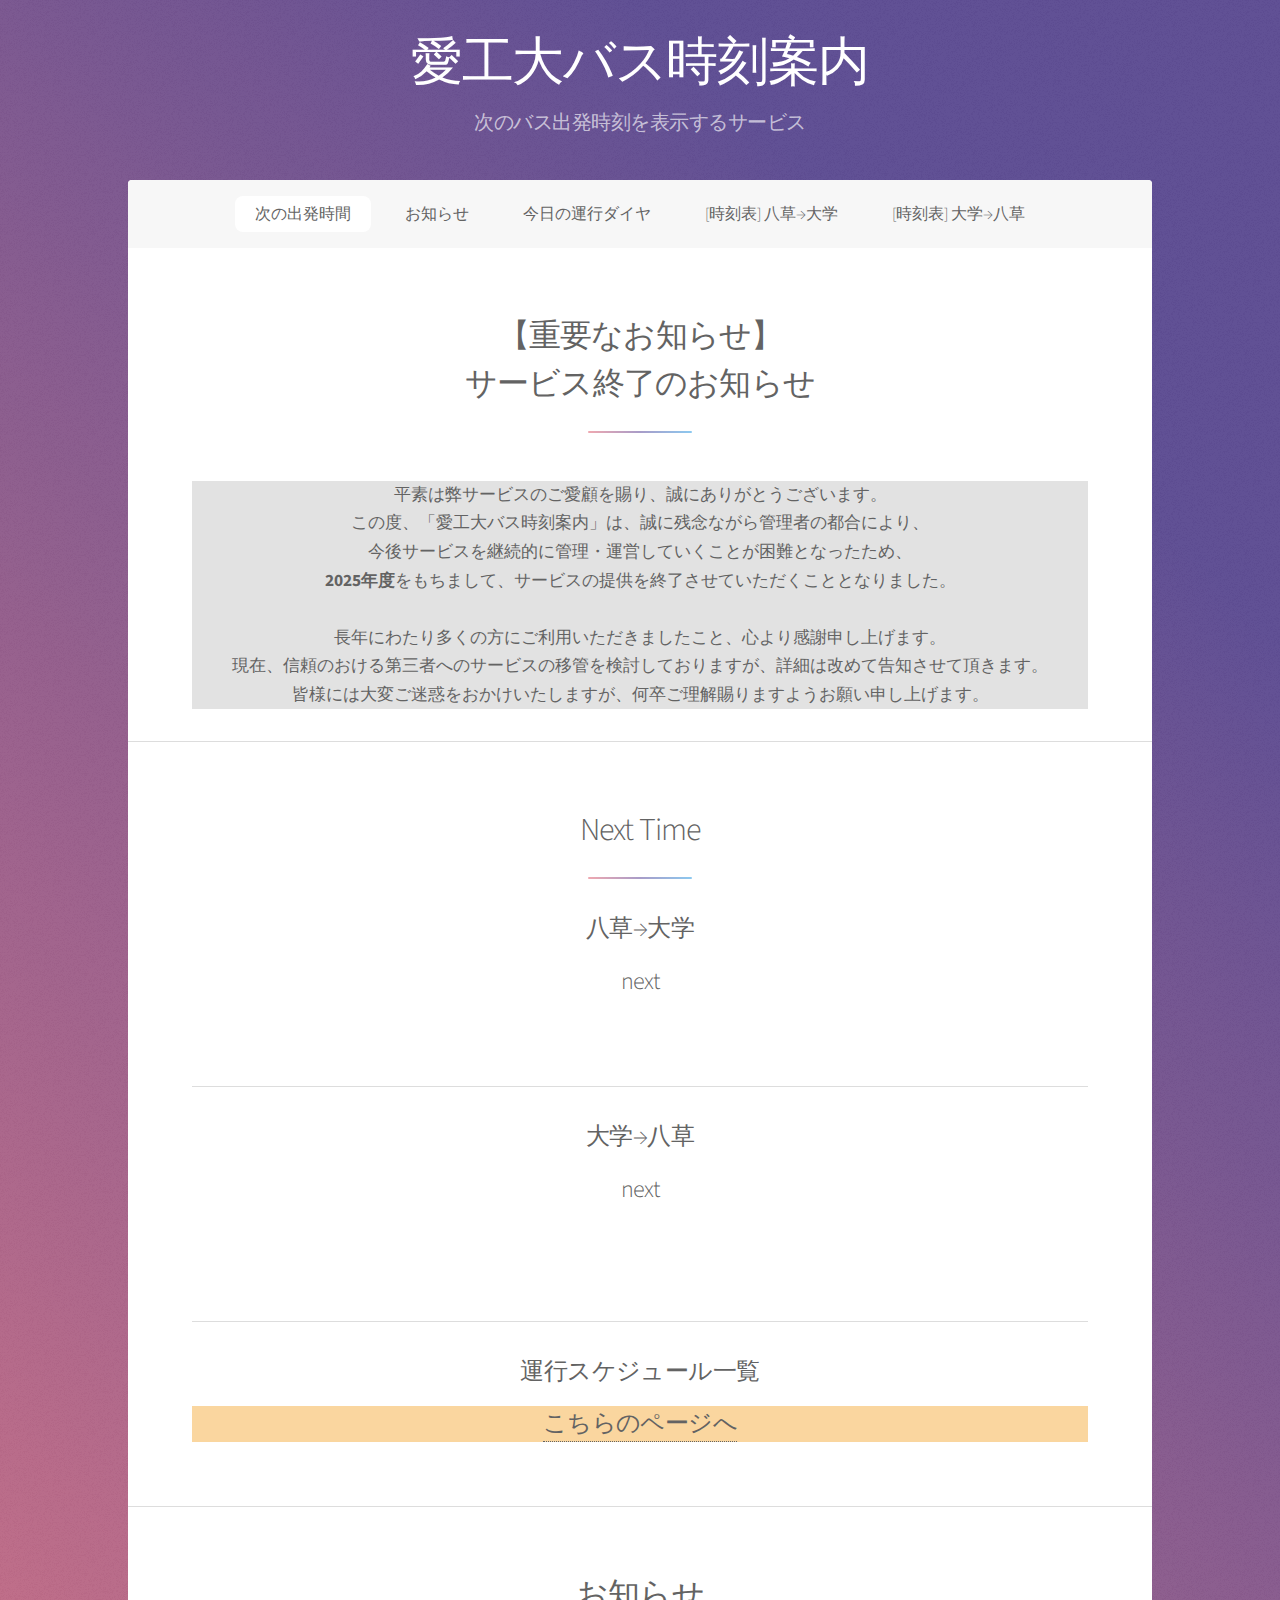
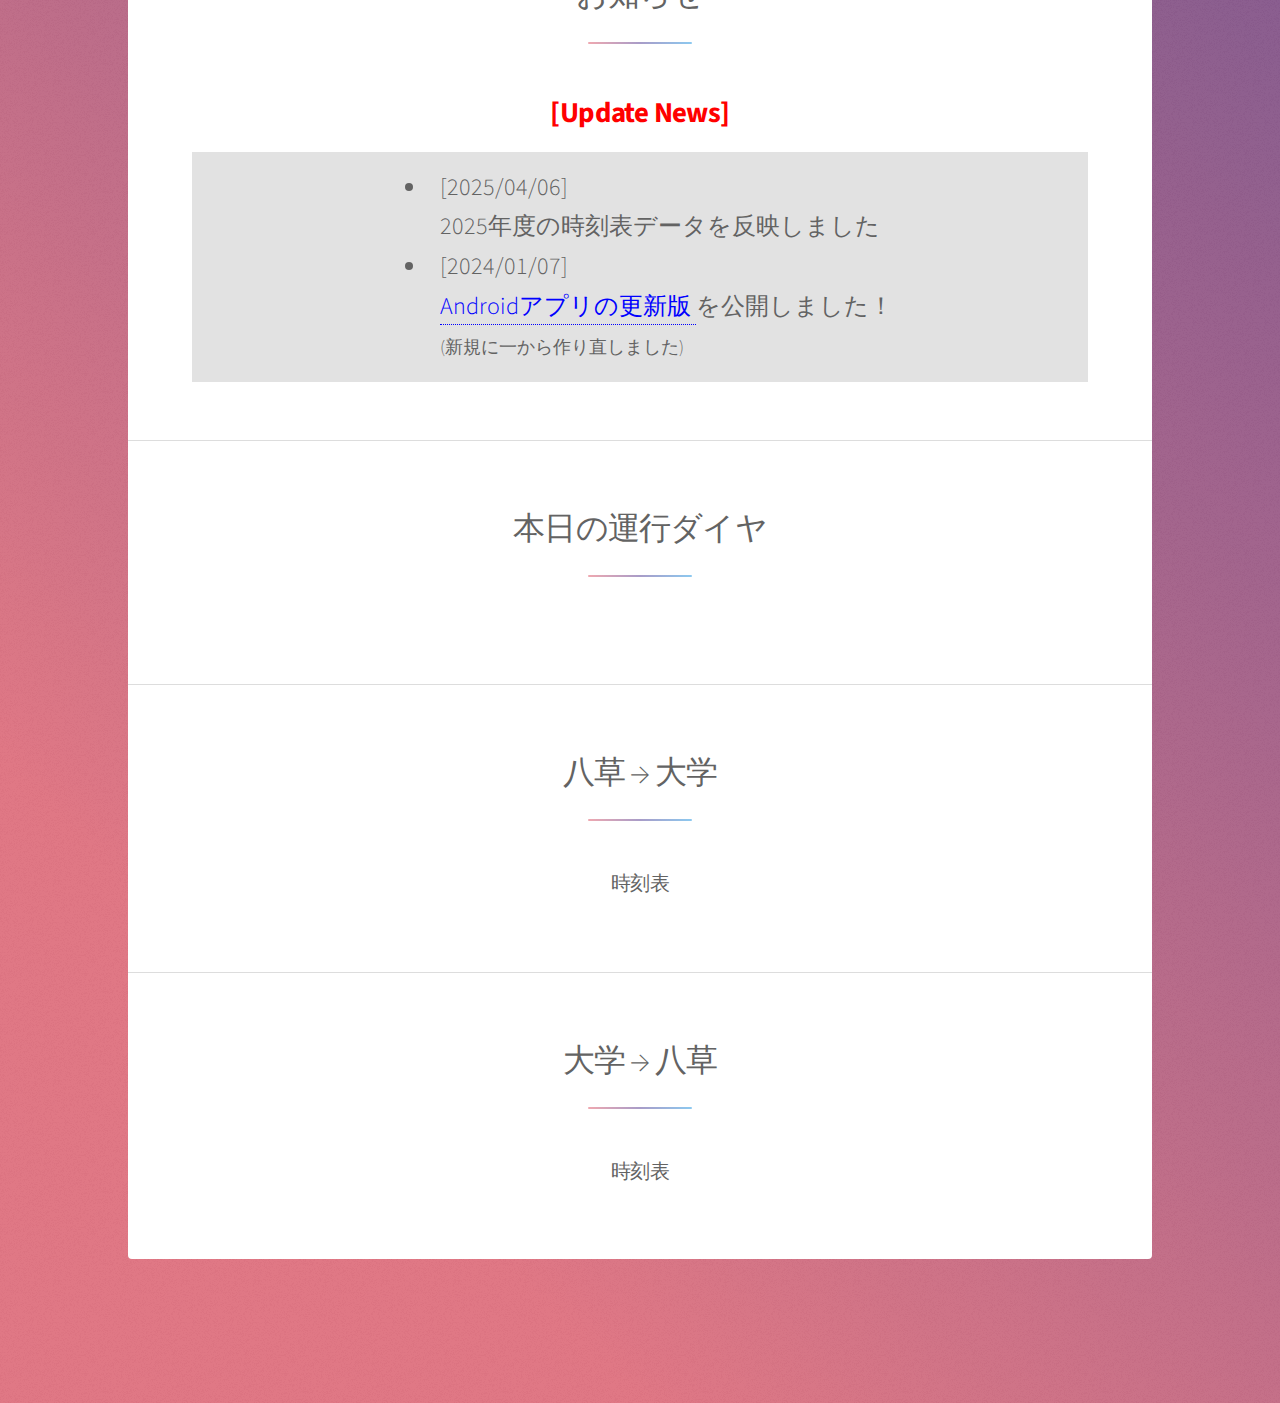
<file: AIT-Bus/index.html>
<!DOCTYPE html>

<html lang="ja">

<head>
    <title>愛工大バス時刻案内</title>
    <meta charset="utf-8" />
    <meta name="description" content="愛知工業大学が運行しているシャトルバスの時刻表サービスです。直近のバスの出発時間をすぐに知ることができます。" />
    <script src="https://ajax.googleapis.com/ajax/libs/jquery/3.3.1/jquery.min.js"></script>
    <link rel="icon" type="image/png" href="static/images/icon512.png">
    <link rel="manifest" href="manifest.json">
    <!-- Global site tag (gtag.js) - Google Analytics -->
    <script async src="https://www.googletagmanager.com/gtag/js?id=UA-135609072-1"></script>
    <script>
        window.dataLayer = window.dataLayer || [];
        function gtag() { dataLayer.push(arguments); }
        gtag('js', new Date());
        gtag('config', 'UA-135609072-1');
    </script>

    <meta name="viewport" content="width=device-width, initial-scale=1, user-scalable=no" />
    <link rel="stylesheet" href="static/css/main.css?ver=3">
    <noscript>
        <link rel="stylesheet" href="static/css/noscript.css">
    </noscript>
</head>


<body class="is-preload">

    <!-- ServiceWorkerの設定 -->
    <script type="text/javascript">
        if ('serviceWorker' in navigator) {
            navigator.serviceWorker
                .register('sw.js')
                .then(function () { console.log("Service Worker Registered"); })
                .catch(function () { console.log("Service Worker Not Registered"); });
        }
    </script>

    <!-- Wrapper -->
    <div className="lg:flex "></div>
    <div id="wrapper">

        <!-- Header -->
        <header id="header" class="alt">
            <h1>愛工大バス時刻案内</h1>
            <p>次のバス出発時刻を表示するサービス</p>
        </header>

        <!-- Nav -->
        <nav id="nav">
            <ul>
                <li><a href="#intro" class="active">次の出発時間</a></li>
                <li><a href="#news">お知らせ</a></li>
                <li id="navSchedule"><a href="#first">今日の運行ダイヤ</a></li>
                <li id="navTableToAIT"><a href="#second">[時刻表] 八草→大学</a></li>
                <li id="navTableToYakusa"><a href="#third">[時刻表] 大学→八草</a></li>
            </ul>
        </nav>

        <!-- Main -->
        <div id="main">

            <section class="main special">
                <header class="major">
                    <h2>【重要なお知らせ】<br>サービス終了のお知らせ</h2>
                </header>
                <div class="closeText">
                    平素は弊サービスのご愛顧を賜り、誠にありがとうございます。<br>
                    この度、「愛工大バス時刻案内」は、誠に残念ながら管理者の都合により、<br>
                    今後サービスを継続的に管理・運営していくことが困難となったため、<br>
                    <span style="font-weight: bold;">2025年度</span>をもちまして、サービスの提供を終了させていただくこととなりました。<br><br>
                    長年にわたり多くの方にご利用いただきましたこと、心より感謝申し上げます。<br>
                    現在、信頼のおける第三者へのサービスの移管を検討しておりますが、詳細は改めて告知させて頂きます。<br>
                    皆様には大変ご迷惑をおかけいたしますが、何卒ご理解賜りますようお願い申し上げます。<br>
                </div>
            </section>

            <!-- Introduction -->
            <section id="intro" class="main special">
                <div class="spotlight">
                    <div class="content">

                        <header class="major">
                            <h2>Next Time</h2>
                        </header>

                        <h2>八草→大学</h2>
                        <h2>next</h2>
                        <h1 style="background-color:#FFCCBC" id="to_daigaku"></h1>
                        <h2 id="after-the-next-daigaku"></h2>
                        <h1 style="background-color:rgba(255, 204, 188, 0.5)" id="next_to_daigaku"></h1>

                        <br>
                        <hr>
                        <h2>大学→八草</h2>
                        <h2>next</h2>
                        <h1 style="background-color:#B3E5FC" id="to_yakusa"></h1>
                        <h2 id="after-the-next-yakusa"></h2>
                        <h1 style="background-color:rgba(179, 229, 252, 0.5)" id="next_to_yakusa"></h1>
                        <br>

                        <br>
                        <hr>
                        <h2>運行スケジュール一覧</h2>
                        <h2 style="background-color:rgb(250, 214, 159)"><a
                                href="https://bus.bigbell.dev/timetable.html?v=20241108">こちらのページへ</a></h2>

                    </div>
                </div>
            </section>

            <!-- news Section -->
            <section id="news" class="main special">
                <header class="major">
                    <h2>お知らせ</h2>
                </header>
                <h2>
                    <div id="newsTitle">[Update News]</div>
                </h2>

                <div class="newsText">
                    <ul>
                        <li>[2025/04/06]<br>
                            <span>2025年度の時刻表データを反映しました</span>
                        </li>
                        <li>[2024/01/07]<br>
                            <a href="https://github.com/GanePrivate/FlutterBusInfoApp" style="color:blue;">
                                Androidアプリの更新版
                            </a>を公開しました！
                            <span style="font-size: 75%;"><br>(新規に一から作り直しました)</span>
                        </li>
                    </ul>
                </div>
                <br>
            </section>

            <!-- First Section -->
            <section id="first" class="main special">
                <header class="major">
                    <h2>本日の運行ダイヤ</h2>
                </header>
                <ur>
                    <h1 style="background-color:#DCEDC8" id="daiya"></h1>
                </ur>
                <br>
            </section>

            <!-- Second Section -->
            <section id="second" class="main special">
                <header class="major">
                    <h2>八草 → 大学</h2>
                </header>

                <h3>時刻表</h3>

                <div class="table-container" id="A1">
                    <table>
                        <tr>
                            <th>時</th>
                            <th>分</th>
                            <th>時</th>
                            <th>分</th>
                        </tr>
                        <tr>
                            <td width="10%" id="hour">8</td>
                            <td width="40%">00　05　10　15　20　25　30　35　40　45　50　55</td>
                            <td width="10%" id="hour">15</td>
                            <td width="40%">05　15　30　45</td>
                        </tr>
                        <tr>
                            <td id="hour">9</td>
                            <td class="text">00　05　10　15　20　25　30　35　40　50　55</td>
                            <td id="hour">16</td>
                            <td>00　15　30　45</td>
                        </tr>
                        <tr>
                            <td id="hour">10</td>
                            <td class="text">00　05　10　15　20　25　30　35　45　55</td>
                            <td id="hour">17</td>
                            <td>00　10　25　40</td>
                        </tr>
                        <tr>
                            <td id="hour">11</td>
                            <td>05　15　25　35　45　55</td>
                            <td id="hour">18</td>
                            <td>00　15　45</td>
                        </tr>
                        <tr>
                            <td id="hour">12</td>
                            <td>05　15　25　35　45　55</td>
                            <td id="hour">19</td>
                            <td>00　15　30　45</td>
                        </tr>
                        <tr>
                            <td id="hour">13</td>
                            <td>05　20　35　50</td>
                            <td id="hour">20</td>
                            <td>00　30</td>
                        </tr>
                        <tr>
                            <td id="hour">14</td>
                            <td>05　15　25　35　45　55</td>
                            <td id="hour">21</td>
                            <td>00</td>
                        </tr>
                    </table>
                </div>

                <div class="table-container" id="B1">
                    <table>
                        <tr>
                            <th>時</th>
                            <th>分</th>
                            <th>時</th>
                            <th>分</th>
                        </tr>
                        <tr>
                            <td width="10%" id="hour">8</td>
                            <td width="40%">00　10　20　35　45</td>
                            <td width="10%" id="hour">15</td>
                            <td width="40%">05　35</td>
                        </tr>
                        <tr>
                            <td id="hour">9</td>
                            <td class="text">00　05　25　35　50</td>
                            <td id="hour">16</td>
                            <td>05　45</td>
                        </tr>
                        <tr>
                            <td id="hour">10</td>
                            <td class="text">00　10　30　55</td>
                            <td id="hour">17</td>
                            <td>10　45</td>
                        </tr>
                        <tr>
                            <td id="hour">11</td>
                            <td>00　25　50</td>
                            <td id="hour">18</td>
                            <td>05　35</td>
                        </tr>
                        <tr>
                            <td id="hour">12</td>
                            <td>25</td>
                            <td id="hour">19</td>
                            <td>35</td>
                        </tr>
                        <tr>
                            <td id="hour">13</td>
                            <td>35</td>
                            <td id="hour">20</td>
                            <td>25</td>
                        </tr>
                        <tr>
                            <td id="hour">14</td>
                            <td>05　35</td>
                            <td id="hour">21</td>
                            <td>05</td>
                        </tr>
                    </table>
                </div>

                <div class="table-container" id="C1">
                    <table>
                        <tr>
                            <th>時</th>
                            <th>分</th>
                            <th>時</th>
                            <th>分</th>
                        </tr>
                        <tr>
                            <td width="10%" id="hour">8</td>
                            <td width="40%">10　35</td>
                            <td width="10%" id="hour">15</td>
                            <td width="40%">05　35</td>
                        </tr>
                        <tr>
                            <td id="hour">9</td>
                            <td class="text">00　25　50</td>
                            <td id="hour">16</td>
                            <td>05　45</td>
                        </tr>
                        <tr>
                            <td id="hour">10</td>
                            <td class="text">10　55</td>
                            <td id="hour">17</td>
                            <td>10　45</td>
                        </tr>
                        <tr>
                            <td id="hour">11</td>
                            <td>25　50</td>
                            <td id="hour">18</td>
                            <td>05　35</td>
                        </tr>
                        <tr>
                            <td id="hour">12</td>
                            <td>25</td>
                            <td id="hour">19</td>
                            <td>35</td>
                        </tr>
                        <tr>
                            <td id="hour">13</td>
                            <td>35</td>
                            <td id="hour">20</td>
                            <td>25</td>
                        </tr>
                        <tr>
                            <td id="hour">14</td>
                            <td>05　35</td>
                            <td id="hour">21</td>
                            <td>05</td>
                        </tr>
                    </table>
                </div>
                <br>
            </section>


            <!-- Third Section -->
            <section id="third" class="main special">
                <header class="major">
                    <h2>大学 → 八草</h2>
                </header>

                <h3>時刻表</h3>

                <div class="table-container" id="A2">
                    <table>
                        <tr>
                            <th>時</th>
                            <th>分</th>
                            <th>時</th>
                            <th>分</th>
                        </tr>
                        <tr>
                            <td width="10%" id="hour">8</td>
                            <td width="40%">20　50</td>
                            <td width="10%" id="hour">15</td>
                            <td width="40%">00　10　20　30　40　50</td>
                        </tr>
                        <tr>
                            <td id="hour">9</td>
                            <td class="text">20　50</td>
                            <td id="hour">16</td>
                            <td>00　05　10　15　25　30　35　40　45　50　55</td>
                        </tr>
                        <tr>
                            <td id="hour">10</td>
                            <td class="text">20 50</td>
                            <td id="hour">17</td>
                            <td>00　10　15　20　25　30　35　40　45　55</td>
                        </tr>
                        <tr>
                            <td id="hour">11</td>
                            <td>00　10　20　30　40　50</td>
                            <td id="hour">18</td>
                            <td>00　10　20　30　40　50</td>
                        </tr>
                        <tr>
                            <td id="hour">12</td>
                            <td>00　10　20　30　40　50</td>
                            <td id="hour">19</td>
                            <td>00　15　30　45</td>
                        </tr>
                        <tr>
                            <td id="hour">13</td>
                            <td>00　15　30　45</td>
                            <td id="hour">20</td>
                            <td>00　15　30　45</td>
                        </tr>
                        <tr>
                            <td id="hour">14</td>
                            <td>00　10　20　30　40　45　50　55</td>
                            <td id="hour">21</td>
                            <td>00　15　30　45</td>
                        </tr>
                    </table>
                </div>

                <div class="table-container" id="B2">
                    <table>
                        <tr>
                            <th>時</th>
                            <th>分</th>
                            <th>時</th>
                            <th>分</th>
                        </tr>
                        <tr>
                            <td width="10%" id="hour">8</td>
                            <td width="40%">50</td>
                            <td width="10%" id="hour">15</td>
                            <td width="40%">20　50</td>
                        </tr>
                        <tr>
                            <td id="hour">9</td>
                            <td class="text">40</td>
                            <td id="hour">16</td>
                            <td>20</td>
                        </tr>
                        <tr>
                            <td id="hour">10</td>
                            <td class="text">05　50</td>
                            <td id="hour">17</td>
                            <td>00　30　55</td>
                        </tr>
                        <tr>
                            <td id="hour">11</td>
                            <td>15　40</td>
                            <td id="hour">18</td>
                            <td>20　50</td>
                        </tr>
                        <tr>
                            <td id="hour">12</td>
                            <td>10</td>
                            <td id="hour">19</td>
                            <td>20　50</td>
                        </tr>
                        <tr>
                            <td id="hour">13</td>
                            <td>20　50</td>
                            <td id="hour">20</td>
                            <td>40</td>
                        </tr>
                        <tr>
                            <td id="hour">14</td>
                            <td>20　50</td>
                            <td id="hour">21</td>
                            <td>30</td>
                        </tr>
                    </table>
                </div>

                <div class="table-container" id="C2">
                    <table>
                        <tr>
                            <th>時</th>
                            <th>分</th>
                            <th>時</th>
                            <th>分</th>
                        </tr>
                        <tr>
                            <td width="10%" id="hour">8</td>
                            <td width="40%">50</td>
                            <td width="10%" id="hour">15</td>
                            <td width="40%">20　50</td>
                        </tr>
                        <tr>
                            <td id="hour">9</td>
                            <td class="text">40</td>
                            <td id="hour">16</td>
                            <td>20</td>
                        </tr>
                        <tr>
                            <td id="hour">10</td>
                            <td class="text">05　50</td>
                            <td id="hour">17</td>
                            <td>00　30　55</td>
                        </tr>
                        <tr>
                            <td id="hour">11</td>
                            <td>15　40</td>
                            <td id="hour">18</td>
                            <td>20　50</td>
                        </tr>
                        <tr>
                            <td id="hour">12</td>
                            <td>10</td>
                            <td id="hour">19</td>
                            <td>20　50</td>
                        </tr>
                        <tr>
                            <td id="hour">13</td>
                            <td>20　50</td>
                            <td id="hour">20</td>
                            <td>40</td>
                        </tr>
                        <tr>
                            <td id="hour">14</td>
                            <td>20　50</td>
                            <td id="hour">21</td>
                            <td>30</td>
                        </tr>
                    </table>
                </div>
                <br>
            </section>
        </div>

        <!-- Footer -->
        <footer id="footer">
            <!-- <section>
                <h2>利用者の方へ</h2>
                <p>不具合がありましたらメールでお知らせ下さい</p>
            </section>
            <section>
                <h2>Contact</h2>
                <dl class="alt">
                    <dt>Email</dt>
                    <dd><a href="mailto:hoge@fuga.com">hoge@fuga.com</a></dd>
                </dl>
            </section>
            <p class="copyright">&copy; hoge.</p> -->
        </footer>

    </div>

    <!-- Scripts -->
    <!--script src="static/js/jquery.min.js"></script>-->
    <script src="static/js/jquery.scrollex.min.js"></script>
    <script src="static/js/jquery.scrolly.min.js"></script>
    <script src="static/js/browser.min.js"></script>
    <script src="static/js/breakpoints.min.js"></script>
    <script src="static/js/util.js"></script>
    <script src="static/js/main.js"></script>
    <script src="./static/js/jsonParse.js?ver=2025"></script>

</body>

</html>
</file>
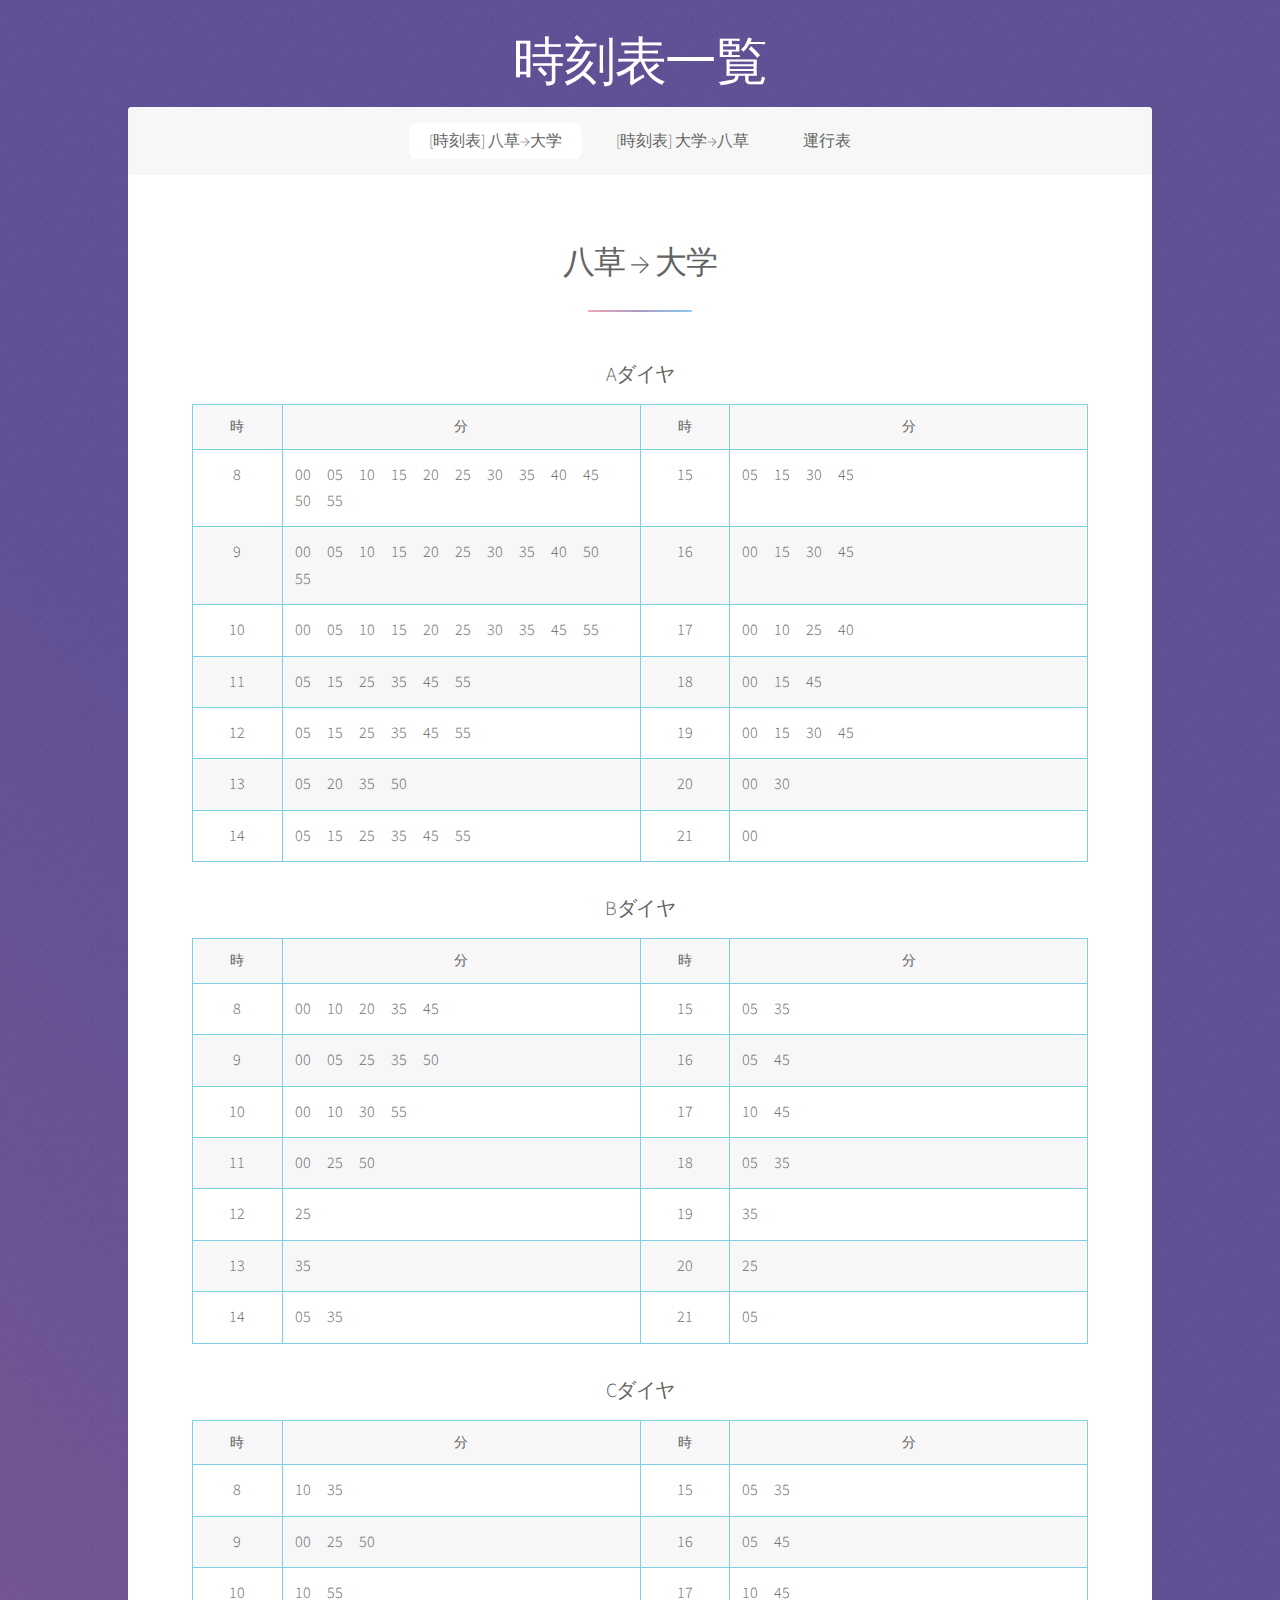
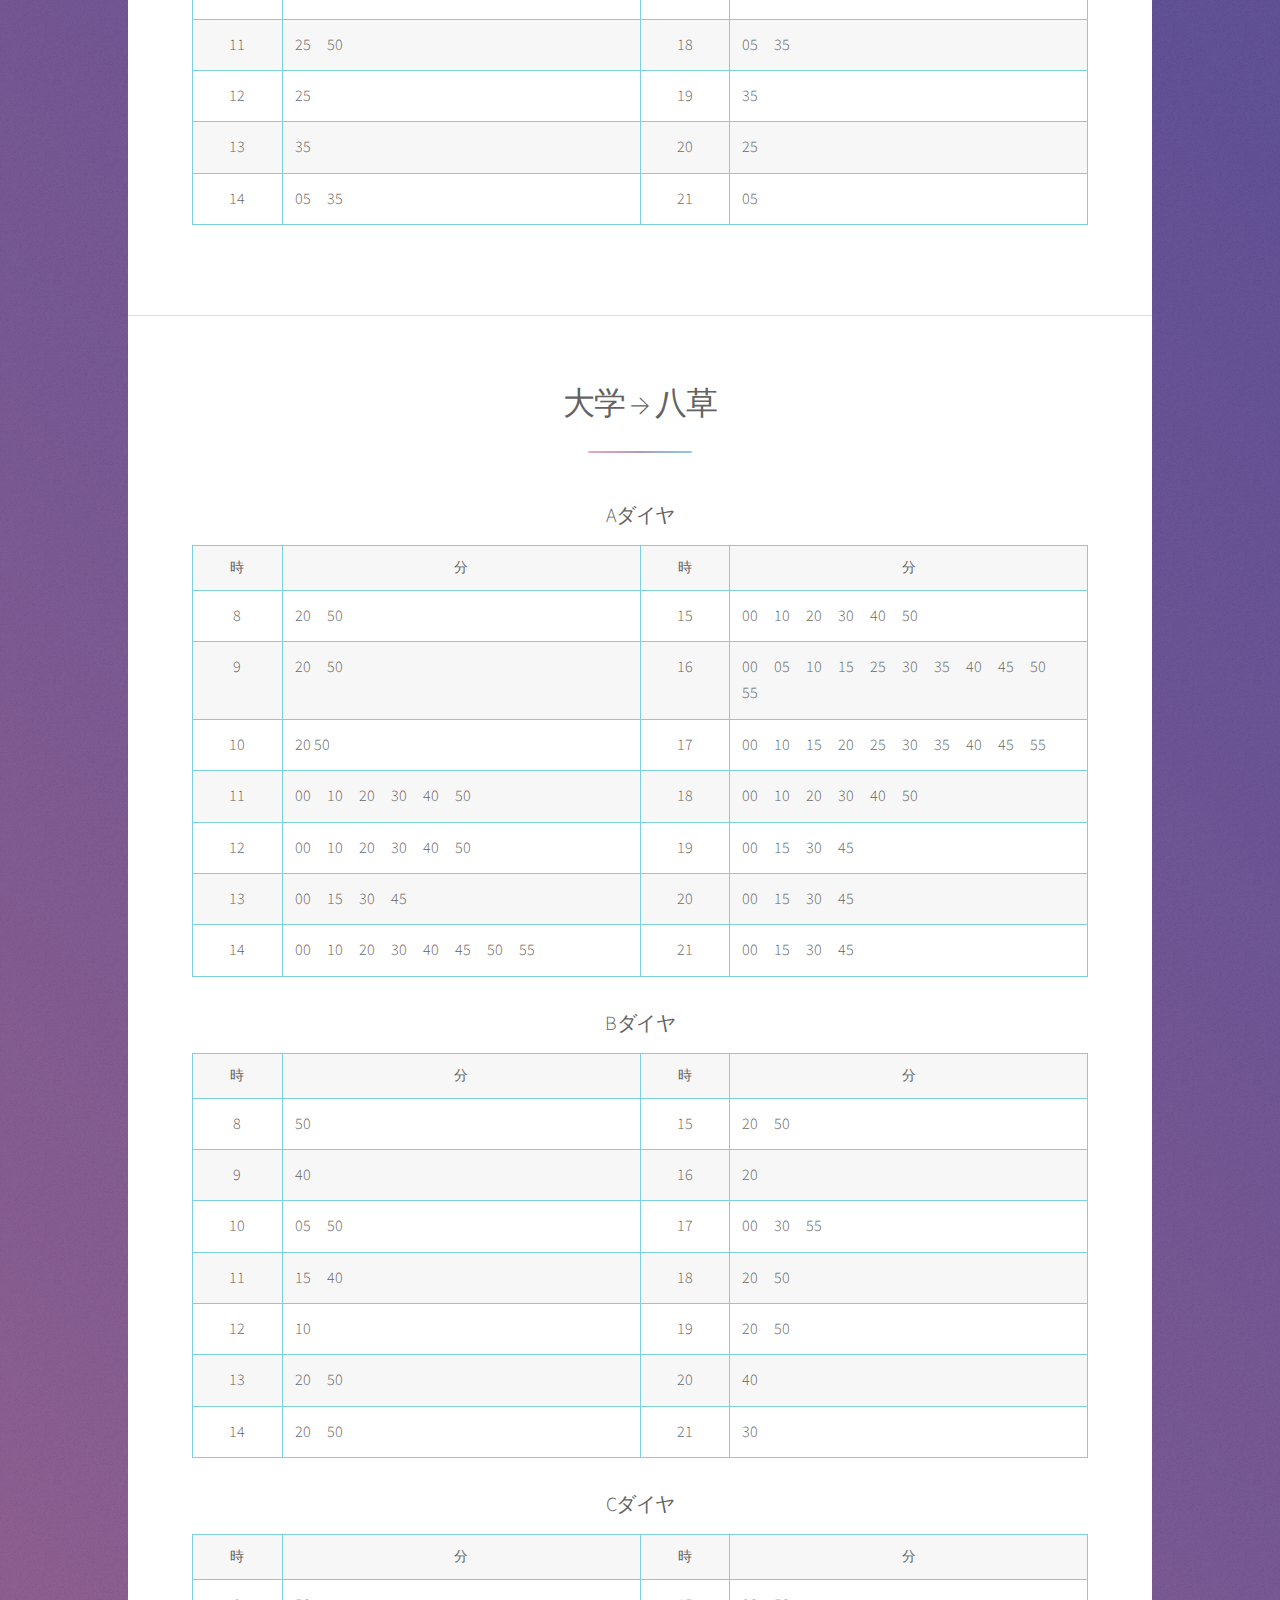
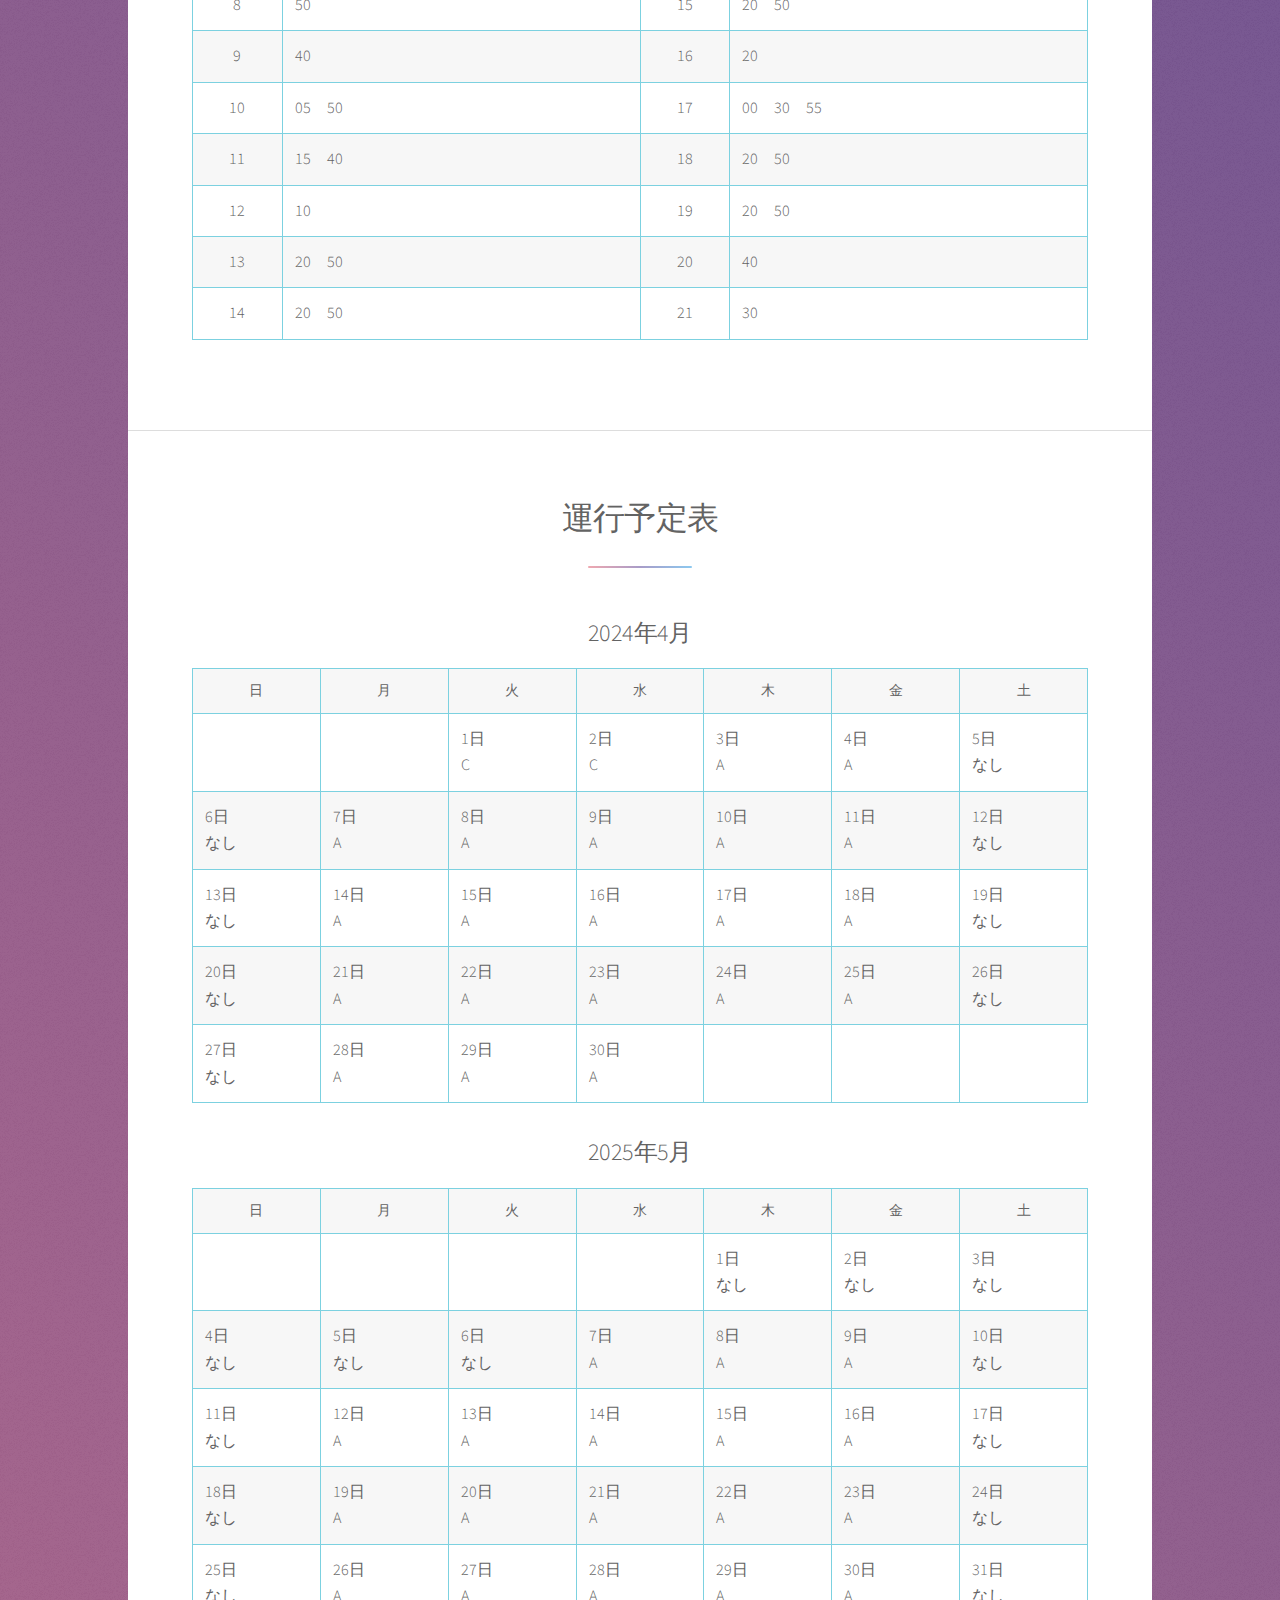
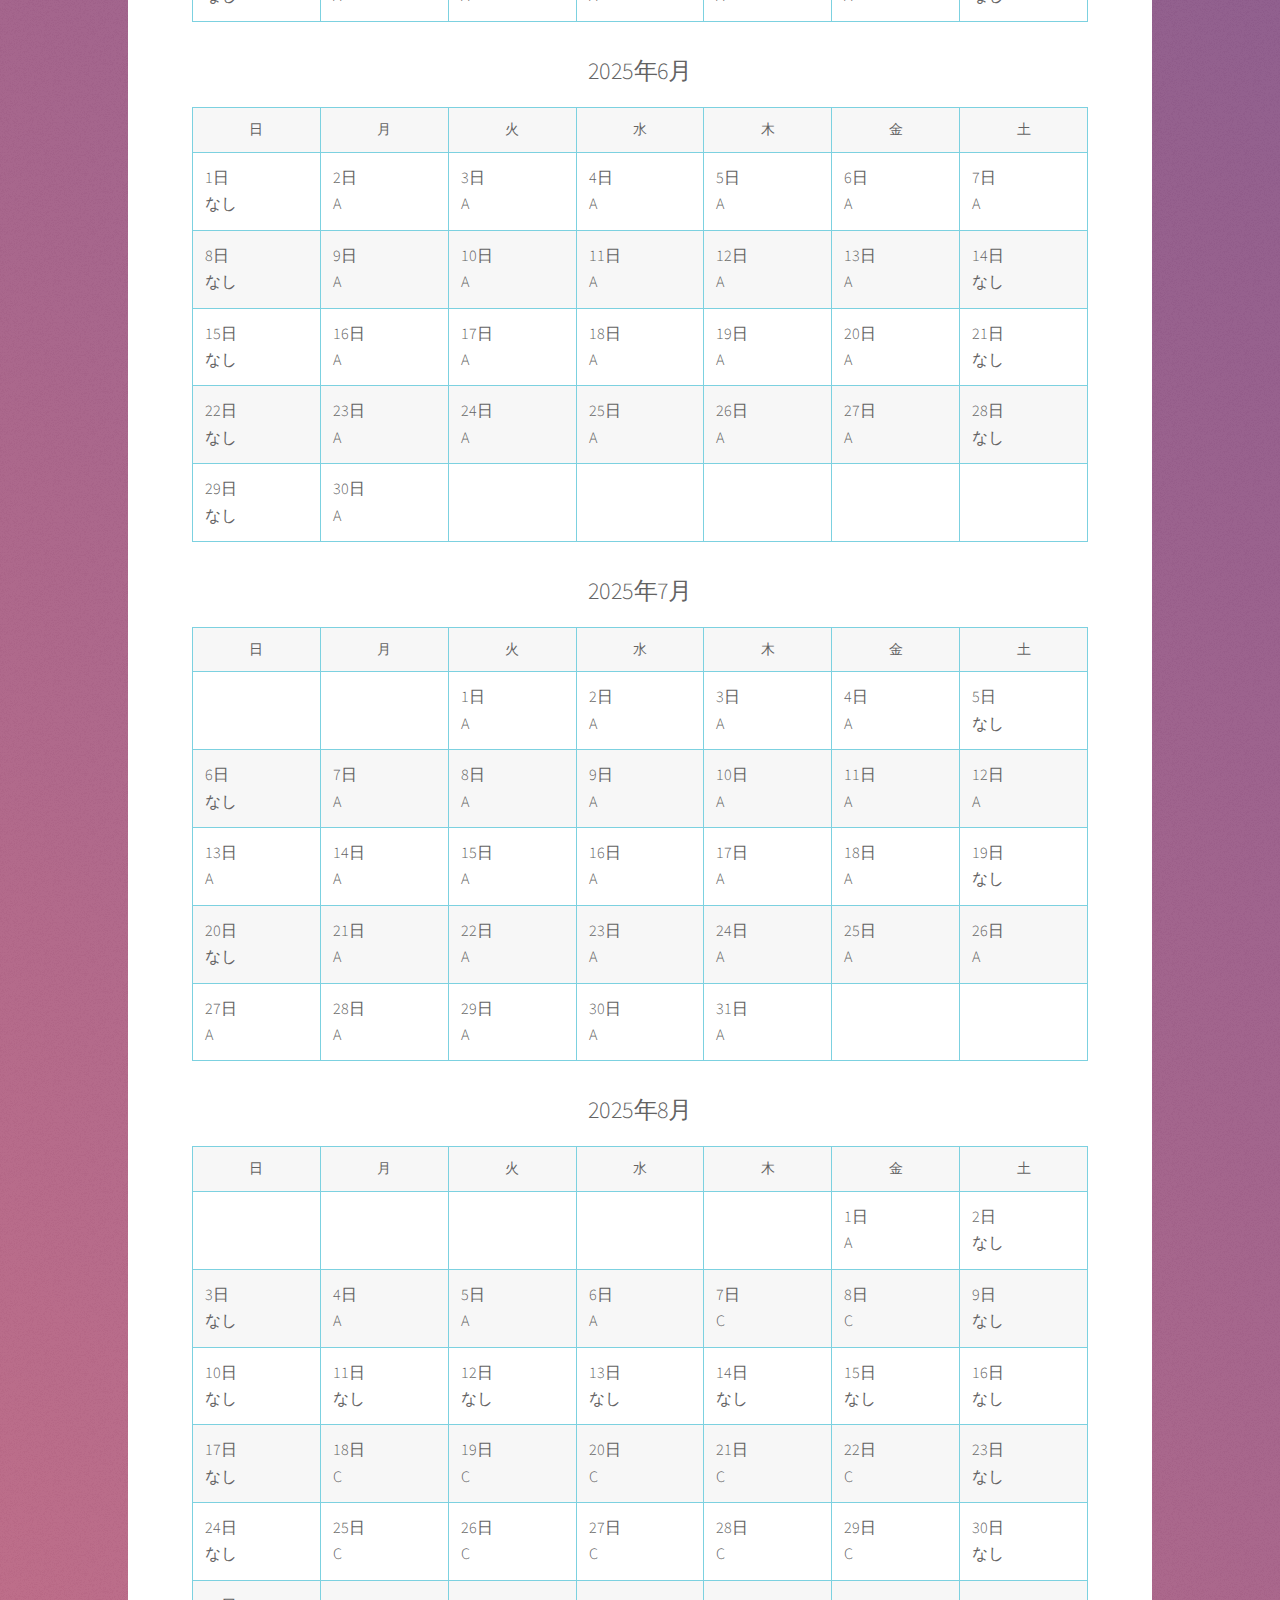
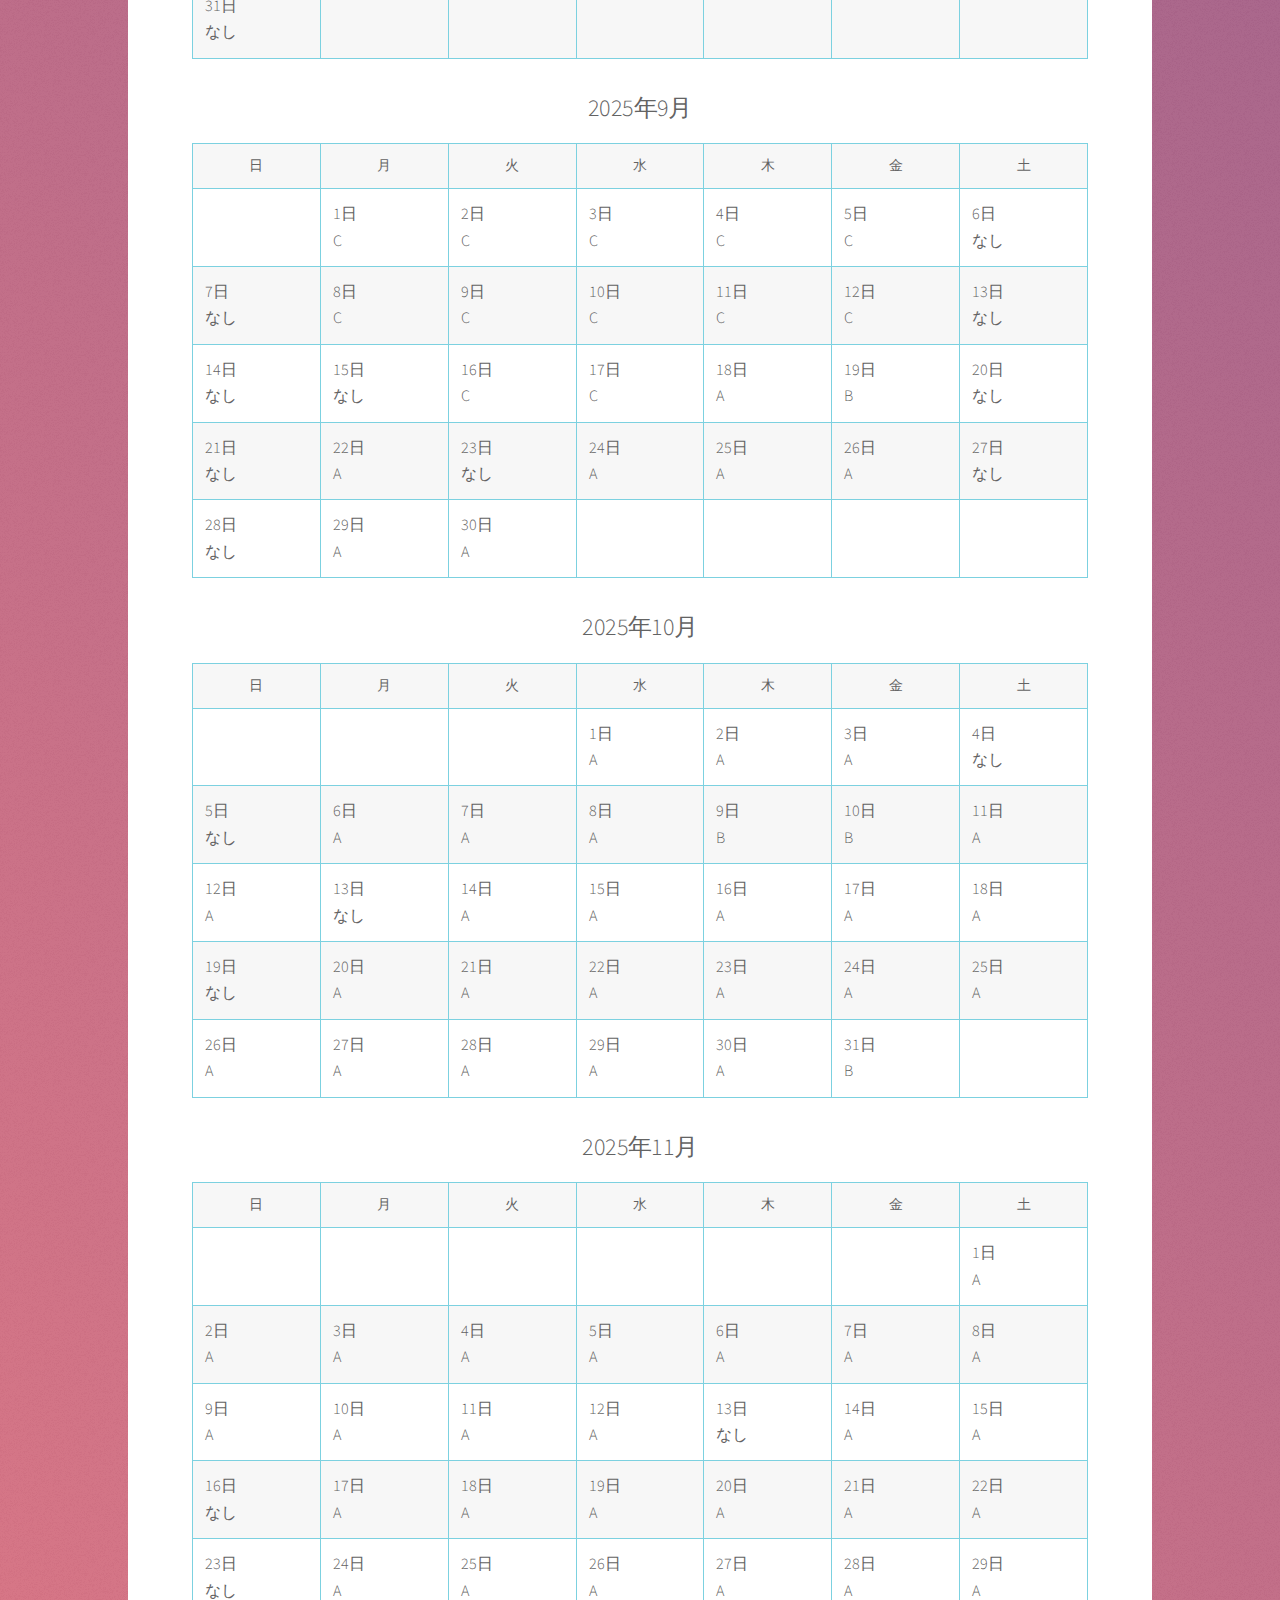
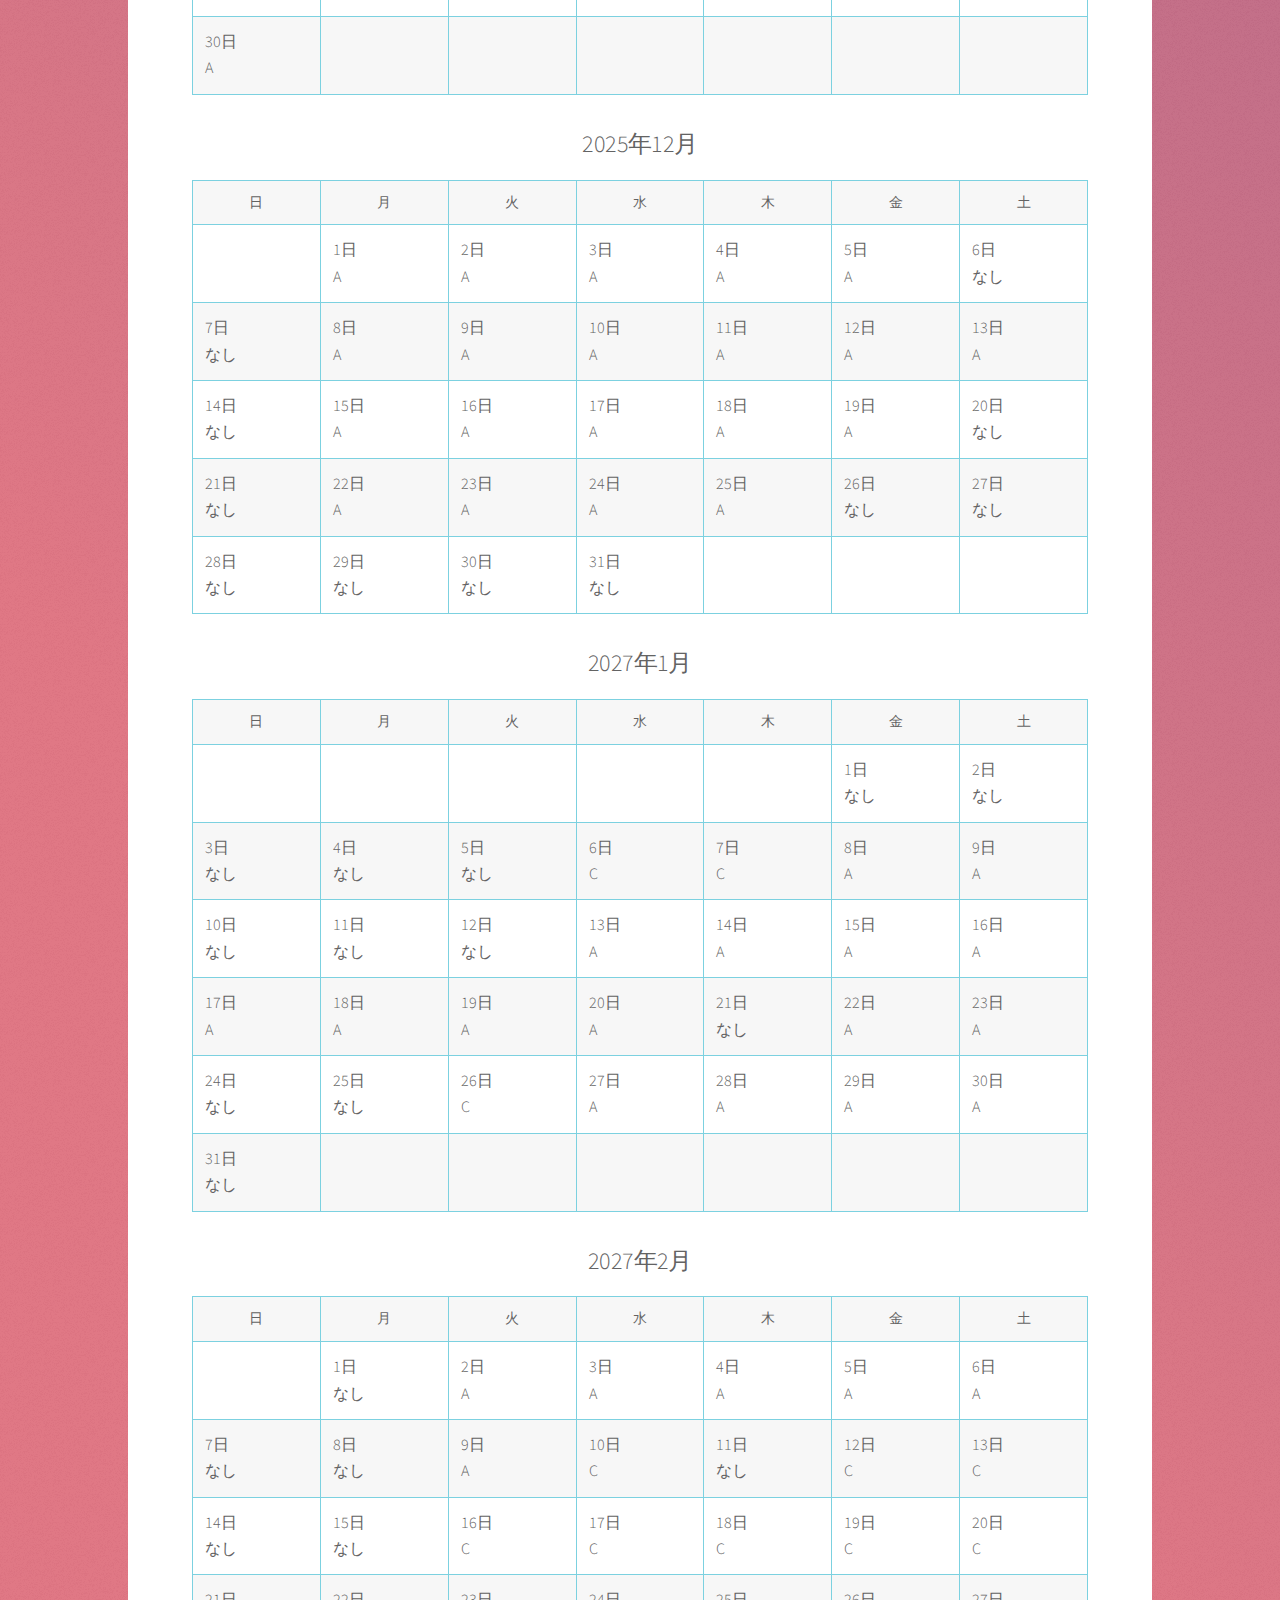
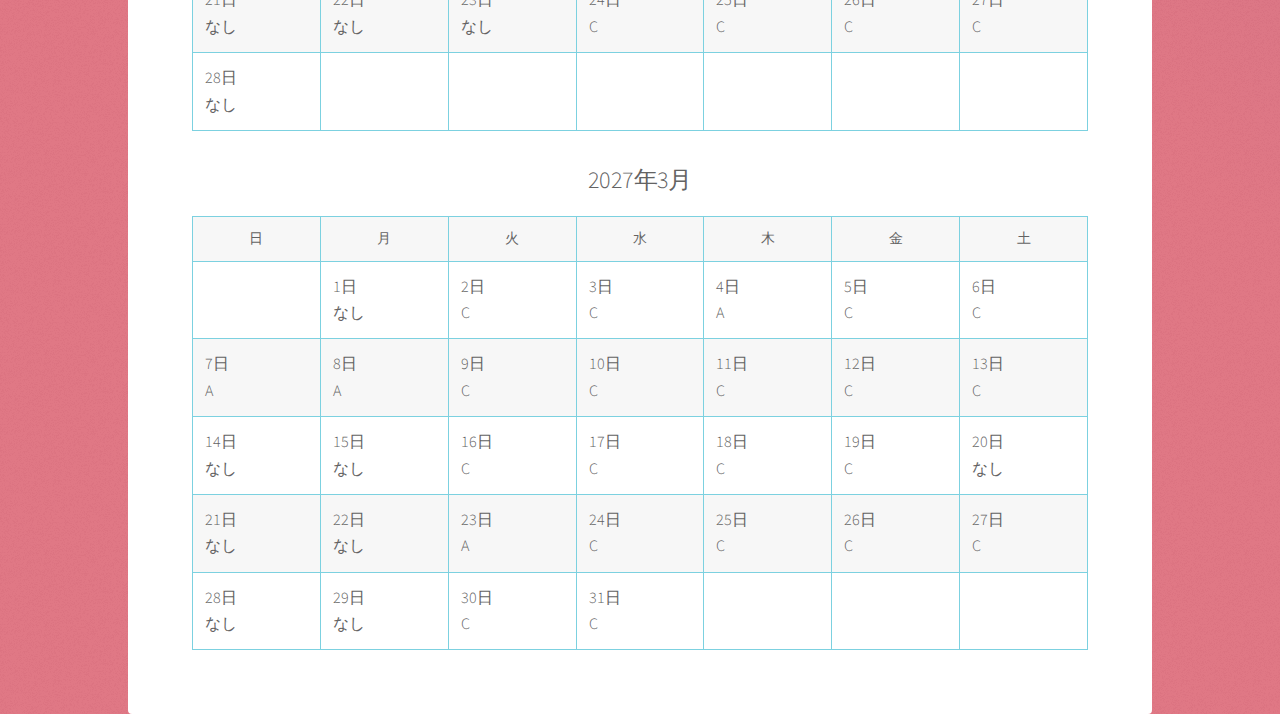
<file: AIT-Bus/timetable.html>
<!DOCTYPE html>

<html lang="ja">

<head>
    <title>時刻表一覧</title>
    <meta charset="utf-8" />
    <meta name="description" content="愛知工業大学が運行しているシャトルバスの時刻表サービスです。直近のバスの出発時間をすぐに知ることができます。" />
    <script src="https://ajax.googleapis.com/ajax/libs/jquery/3.3.1/jquery.min.js"></script>
    <link rel="icon" type="image/png" href="static/images/icon512.png">
    <link rel="manifest" href="manifest.json">

    <meta name="viewport" content="width=device-width, initial-scale=1, user-scalable=no" />
    <link rel="stylesheet" href="static/css/main.css?ver=1">
    <noscript>
        <link rel="stylesheet" href="static/css/noscript.css">
    </noscript>
</head>


<body class="is-preload">
    <!-- Wrapper -->
    <div className="lg:flex "></div>
    <div id="wrapper">

        <!-- Header -->
        <header id="header" class="alt">
            <h1>時刻表一覧</h1>
        </header>

        <!-- Nav -->
        <nav id="nav">
            <ul>
                <li><a href="#first">[時刻表] 八草→大学</a></li>
                <li><a href="#second">[時刻表] 大学→八草</a></li>
                <li><a href="#third">運行表</a></li>
            </ul>
        </nav>

        <!-- Main -->
        <div id="main">

            <section id="first" class="main special">
                <header class="major">
                    <h2>八草 → 大学</h2>
                </header>

                <h3>Aダイヤ</h3>
                <div class="table-container" id="A1">
                    <table>
                        <tr>
                            <th>時</th>
                            <th>分</th>
                            <th>時</th>
                            <th>分</th>
                        </tr>
                        <tr>
                            <td width="10%" id="hour">8</td>
                            <td width="40%">00　05　10　15　20　25　30　35　40　45　50　55</td>
                            <td width="10%" id="hour">15</td>
                            <td width="40%">05　15　30　45</td>
                        </tr>
                        <tr>
                            <td id="hour">9</td>
                            <td class="text">00　05　10　15　20　25　30　35　40　50　55</td>
                            <td id="hour">16</td>
                            <td>00　15　30　45</td>
                        </tr>
                        <tr>
                            <td id="hour">10</td>
                            <td class="text">00　05　10　15　20　25　30　35　45　55</td>
                            <td id="hour">17</td>
                            <td>00　10　25　40</td>
                        </tr>
                        <tr>
                            <td id="hour">11</td>
                            <td>05　15　25　35　45　55</td>
                            <td id="hour">18</td>
                            <td>00　15　45</td>
                        </tr>
                        <tr>
                            <td id="hour">12</td>
                            <td>05　15　25　35　45　55</td>
                            <td id="hour">19</td>
                            <td>00　15　30　45</td>
                        </tr>
                        <tr>
                            <td id="hour">13</td>
                            <td>05　20　35　50</td>
                            <td id="hour">20</td>
                            <td>00　30</td>
                        </tr>
                        <tr>
                            <td id="hour">14</td>
                            <td>05　15　25　35　45　55</td>
                            <td id="hour">21</td>
                            <td>00</td>
                        </tr>
                    </table>
                </div>

                <h3>Bダイヤ</h3>

                <div class="table-container" id="B1">
                    <table>
                        <tr>
                            <th>時</th>
                            <th>分</th>
                            <th>時</th>
                            <th>分</th>
                        </tr>
                        <tr>
                            <td width="10%" id="hour">8</td>
                            <td width="40%">00　10　20　35　45</td>
                            <td width="10%" id="hour">15</td>
                            <td width="40%">05　35</td>
                        </tr>
                        <tr>
                            <td id="hour">9</td>
                            <td class="text">00　05　25　35　50</td>
                            <td id="hour">16</td>
                            <td>05　45</td>
                        </tr>
                        <tr>
                            <td id="hour">10</td>
                            <td class="text">00　10　30　55</td>
                            <td id="hour">17</td>
                            <td>10　45</td>
                        </tr>
                        <tr>
                            <td id="hour">11</td>
                            <td>00　25　50</td>
                            <td id="hour">18</td>
                            <td>05　35</td>
                        </tr>
                        <tr>
                            <td id="hour">12</td>
                            <td>25</td>
                            <td id="hour">19</td>
                            <td>35</td>
                        </tr>
                        <tr>
                            <td id="hour">13</td>
                            <td>35</td>
                            <td id="hour">20</td>
                            <td>25</td>
                        </tr>
                        <tr>
                            <td id="hour">14</td>
                            <td>05　35</td>
                            <td id="hour">21</td>
                            <td>05</td>
                        </tr>
                    </table>
                </div>

                <h3>Cダイヤ</h3>

                <div class="table-container" id="C1">
                    <table>
                        <tr>
                            <th>時</th>
                            <th>分</th>
                            <th>時</th>
                            <th>分</th>
                        </tr>
                        <tr>
                            <td width="10%" id="hour">8</td>
                            <td width="40%">10　35</td>
                            <td width="10%" id="hour">15</td>
                            <td width="40%">05　35</td>
                        </tr>
                        <tr>
                            <td id="hour">9</td>
                            <td class="text">00　25　50</td>
                            <td id="hour">16</td>
                            <td>05　45</td>
                        </tr>
                        <tr>
                            <td id="hour">10</td>
                            <td class="text">10　55</td>
                            <td id="hour">17</td>
                            <td>10　45</td>
                        </tr>
                        <tr>
                            <td id="hour">11</td>
                            <td>25　50</td>
                            <td id="hour">18</td>
                            <td>05　35</td>
                        </tr>
                        <tr>
                            <td id="hour">12</td>
                            <td>25</td>
                            <td id="hour">19</td>
                            <td>35</td>
                        </tr>
                        <tr>
                            <td id="hour">13</td>
                            <td>35</td>
                            <td id="hour">20</td>
                            <td>25</td>
                        </tr>
                        <tr>
                            <td id="hour">14</td>
                            <td>05　35</td>
                            <td id="hour">21</td>
                            <td>05</td>
                        </tr>
                    </table>
                </div>
                <br>
            </section>


            <section id="second" class="main special">
                <header class="major">
                    <h2>大学 → 八草</h2>
                </header>

                <h3>Aダイヤ</h3>

                <div class="table-container" id="A2">
                    <table>
                        <tr>
                            <th>時</th>
                            <th>分</th>
                            <th>時</th>
                            <th>分</th>
                        </tr>
                        <tr>
                            <td width="10%" id="hour">8</td>
                            <td width="40%">20　50</td>
                            <td width="10%" id="hour">15</td>
                            <td width="40%">00　10　20　30　40　50</td>
                        </tr>
                        <tr>
                            <td id="hour">9</td>
                            <td class="text">20　50</td>
                            <td id="hour">16</td>
                            <td>00　05　10　15　25　30　35　40　45　50　55</td>
                        </tr>
                        <tr>
                            <td id="hour">10</td>
                            <td class="text">20 50</td>
                            <td id="hour">17</td>
                            <td>00　10　15　20　25　30　35　40　45　55</td>
                        </tr>
                        <tr>
                            <td id="hour">11</td>
                            <td>00　10　20　30　40　50</td>
                            <td id="hour">18</td>
                            <td>00　10　20　30　40　50</td>
                        </tr>
                        <tr>
                            <td id="hour">12</td>
                            <td>00　10　20　30　40　50</td>
                            <td id="hour">19</td>
                            <td>00　15　30　45</td>
                        </tr>
                        <tr>
                            <td id="hour">13</td>
                            <td>00　15　30　45</td>
                            <td id="hour">20</td>
                            <td>00　15　30　45</td>
                        </tr>
                        <tr>
                            <td id="hour">14</td>
                            <td>00　10　20　30　40　45　50　55</td>
                            <td id="hour">21</td>
                            <td>00　15　30　45</td>
                        </tr>
                    </table>
                </div>

                <h3>Bダイヤ</h3>

                <div class="table-container" id="B2">
                    <table>
                        <tr>
                            <th>時</th>
                            <th>分</th>
                            <th>時</th>
                            <th>分</th>
                        </tr>
                        <tr>
                            <td width="10%" id="hour">8</td>
                            <td width="40%">50</td>
                            <td width="10%" id="hour">15</td>
                            <td width="40%">20　50</td>
                        </tr>
                        <tr>
                            <td id="hour">9</td>
                            <td class="text">40</td>
                            <td id="hour">16</td>
                            <td>20</td>
                        </tr>
                        <tr>
                            <td id="hour">10</td>
                            <td class="text">05　50</td>
                            <td id="hour">17</td>
                            <td>00　30　55</td>
                        </tr>
                        <tr>
                            <td id="hour">11</td>
                            <td>15　40</td>
                            <td id="hour">18</td>
                            <td>20　50</td>
                        </tr>
                        <tr>
                            <td id="hour">12</td>
                            <td>10</td>
                            <td id="hour">19</td>
                            <td>20　50</td>
                        </tr>
                        <tr>
                            <td id="hour">13</td>
                            <td>20　50</td>
                            <td id="hour">20</td>
                            <td>40</td>
                        </tr>
                        <tr>
                            <td id="hour">14</td>
                            <td>20　50</td>
                            <td id="hour">21</td>
                            <td>30</td>
                        </tr>
                    </table>
                </div>

                <h3>Cダイヤ</h3>

                <div class="table-container" id="C2">
                    <table>
                        <tr>
                            <th>時</th>
                            <th>分</th>
                            <th>時</th>
                            <th>分</th>
                        </tr>
                        <tr>
                            <td width="10%" id="hour">8</td>
                            <td width="40%">50</td>
                            <td width="10%" id="hour">15</td>
                            <td width="40%">20　50</td>
                        </tr>
                        <tr>
                            <td id="hour">9</td>
                            <td class="text">40</td>
                            <td id="hour">16</td>
                            <td>20</td>
                        </tr>
                        <tr>
                            <td id="hour">10</td>
                            <td class="text">05　50</td>
                            <td id="hour">17</td>
                            <td>00　30　55</td>
                        </tr>
                        <tr>
                            <td id="hour">11</td>
                            <td>15　40</td>
                            <td id="hour">18</td>
                            <td>20　50</td>
                        </tr>
                        <tr>
                            <td id="hour">12</td>
                            <td>10</td>
                            <td id="hour">19</td>
                            <td>20　50</td>
                        </tr>
                        <tr>
                            <td id="hour">13</td>
                            <td>20　50</td>
                            <td id="hour">20</td>
                            <td>40</td>
                        </tr>
                        <tr>
                            <td id="hour">14</td>
                            <td>20　50</td>
                            <td id="hour">21</td>
                            <td>30</td>
                        </tr>
                    </table>
                </div>
                <br>
            </section>

            <section id="third" class="main special">
                <header class="major">
                    <h2>運行予定表</h2>
                </header>
                <h2>2024年4月</h2>
                <table border="1">
                    <tr>
                        <th>日</th>
                        <th>月</th>
                        <th>火</th>
                        <th>水</th>
                        <th>木</th>
                        <th>金</th>
                        <th>土</th>
                    </tr>
                    <tr>
                        <td></td>
                        <td></td>
                        <td>1日<br>C</td>
                        <td>2日<br>C</td>
                        <td>3日<br>A</td>
                        <td>4日<br>A</td>
                        <td>5日<br>なし</td>
                    </tr>
                    <tr>
                        <td>6日<br>なし</td>
                        <td>7日<br>A</td>
                        <td>8日<br>A</td>
                        <td>9日<br>A</td>
                        <td>10日<br>A</td>
                        <td>11日<br>A</td>
                        <td>12日<br>なし</td>
                    </tr>
                    <tr>
                        <td>13日<br>なし</td>
                        <td>14日<br>A</td>
                        <td>15日<br>A</td>
                        <td>16日<br>A</td>
                        <td>17日<br>A</td>
                        <td>18日<br>A</td>
                        <td>19日<br>なし</td>
                    </tr>
                    <tr>
                        <td>20日<br>なし</td>
                        <td>21日<br>A</td>
                        <td>22日<br>A</td>
                        <td>23日<br>A</td>
                        <td>24日<br>A</td>
                        <td>25日<br>A</td>
                        <td>26日<br>なし</td>
                    </tr>
                    <tr>
                        <td>27日<br>なし</td>
                        <td>28日<br>A</td>
                        <td>29日<br>A</td>
                        <td>30日<br>A</td>
                        <td></td>
                        <td></td>
                        <td></td>
                    </tr>
                </table>
                <h2>2025年5月</h2>
                <table border="1">
                    <tr>
                        <th>日</th>
                        <th>月</th>
                        <th>火</th>
                        <th>水</th>
                        <th>木</th>
                        <th>金</th>
                        <th>土</th>
                    </tr>
                    <tr>
                        <td></td>
                        <td></td>
                        <td></td>
                        <td></td>
                        <td>1日<br>なし</td>
                        <td>2日<br>なし</td>
                        <td>3日<br>なし</td>
                    </tr>
                    <tr>
                        <td>4日<br>なし</td>
                        <td>5日<br>なし</td>
                        <td>6日<br>なし</td>
                        <td>7日<br>A</td>
                        <td>8日<br>A</td>
                        <td>9日<br>A</td>
                        <td>10日<br>なし</td>
                    </tr>
                    <tr>
                        <td>11日<br>なし</td>
                        <td>12日<br>A</td>
                        <td>13日<br>A</td>
                        <td>14日<br>A</td>
                        <td>15日<br>A</td>
                        <td>16日<br>A</td>
                        <td>17日<br>なし</td>
                    </tr>
                    <tr>
                        <td>18日<br>なし</td>
                        <td>19日<br>A</td>
                        <td>20日<br>A</td>
                        <td>21日<br>A</td>
                        <td>22日<br>A</td>
                        <td>23日<br>A</td>
                        <td>24日<br>なし</td>
                    </tr>
                    <tr>
                        <td>25日<br>なし</td>
                        <td>26日<br>A</td>
                        <td>27日<br>A</td>
                        <td>28日<br>A</td>
                        <td>29日<br>A</td>
                        <td>30日<br>A</td>
                        <td>31日<br>なし</td>
                    </tr>
                </table>
                <h2>2025年6月</h2>
                <table border="1">
                    <tr>
                        <th>日</th>
                        <th>月</th>
                        <th>火</th>
                        <th>水</th>
                        <th>木</th>
                        <th>金</th>
                        <th>土</th>
                    </tr>
                    <tr>
                        <td>1日<br>なし</td>
                        <td>2日<br>A</td>
                        <td>3日<br>A</td>
                        <td>4日<br>A</td>
                        <td>5日<br>A</td>
                        <td>6日<br>A</td>
                        <td>7日<br>A</td>
                    </tr>
                    <tr>
                        <td>8日<br>なし</td>
                        <td>9日<br>A</td>
                        <td>10日<br>A</td>
                        <td>11日<br>A</td>
                        <td>12日<br>A</td>
                        <td>13日<br>A</td>
                        <td>14日<br>なし</td>
                    </tr>
                    <tr>
                        <td>15日<br>なし</td>
                        <td>16日<br>A</td>
                        <td>17日<br>A</td>
                        <td>18日<br>A</td>
                        <td>19日<br>A</td>
                        <td>20日<br>A</td>
                        <td>21日<br>なし</td>
                    </tr>
                    <tr>
                        <td>22日<br>なし</td>
                        <td>23日<br>A</td>
                        <td>24日<br>A</td>
                        <td>25日<br>A</td>
                        <td>26日<br>A</td>
                        <td>27日<br>A</td>
                        <td>28日<br>なし</td>
                    </tr>
                    <tr>
                        <td>29日<br>なし</td>
                        <td>30日<br>A</td>
                        <td></td>
                        <td></td>
                        <td></td>
                        <td></td>
                        <td></td>
                    </tr>
                </table>
                <h2>2025年7月</h2>
                <table border="1">
                    <tr>
                        <th>日</th>
                        <th>月</th>
                        <th>火</th>
                        <th>水</th>
                        <th>木</th>
                        <th>金</th>
                        <th>土</th>
                    </tr>
                    <tr>
                        <td></td>
                        <td></td>
                        <td>1日<br>A</td>
                        <td>2日<br>A</td>
                        <td>3日<br>A</td>
                        <td>4日<br>A</td>
                        <td>5日<br>なし</td>
                    </tr>
                    <tr>
                        <td>6日<br>なし</td>
                        <td>7日<br>A</td>
                        <td>8日<br>A</td>
                        <td>9日<br>A</td>
                        <td>10日<br>A</td>
                        <td>11日<br>A</td>
                        <td>12日<br>A</td>
                    </tr>
                    <tr>
                        <td>13日<br>A</td>
                        <td>14日<br>A</td>
                        <td>15日<br>A</td>
                        <td>16日<br>A</td>
                        <td>17日<br>A</td>
                        <td>18日<br>A</td>
                        <td>19日<br>なし</td>
                    </tr>
                    <tr>
                        <td>20日<br>なし</td>
                        <td>21日<br>A</td>
                        <td>22日<br>A</td>
                        <td>23日<br>A</td>
                        <td>24日<br>A</td>
                        <td>25日<br>A</td>
                        <td>26日<br>A</td>
                    </tr>
                    <tr>
                        <td>27日<br>A</td>
                        <td>28日<br>A</td>
                        <td>29日<br>A</td>
                        <td>30日<br>A</td>
                        <td>31日<br>A</td>
                        <td></td>
                        <td></td>
                    </tr>
                </table>
                <h2>2025年8月</h2>
                <table border="1">
                    <tr>
                        <th>日</th>
                        <th>月</th>
                        <th>火</th>
                        <th>水</th>
                        <th>木</th>
                        <th>金</th>
                        <th>土</th>
                    </tr>
                    <tr>
                        <td></td>
                        <td></td>
                        <td></td>
                        <td></td>
                        <td></td>
                        <td>1日<br>A</td>
                        <td>2日<br>なし</td>
                    </tr>
                    <tr>
                        <td>3日<br>なし</td>
                        <td>4日<br>A</td>
                        <td>5日<br>A</td>
                        <td>6日<br>A</td>
                        <td>7日<br>C</td>
                        <td>8日<br>C</td>
                        <td>9日<br>なし</td>
                    </tr>
                    <tr>
                        <td>10日<br>なし</td>
                        <td>11日<br>なし</td>
                        <td>12日<br>なし</td>
                        <td>13日<br>なし</td>
                        <td>14日<br>なし</td>
                        <td>15日<br>なし</td>
                        <td>16日<br>なし</td>
                    </tr>
                    <tr>
                        <td>17日<br>なし</td>
                        <td>18日<br>C</td>
                        <td>19日<br>C</td>
                        <td>20日<br>C</td>
                        <td>21日<br>C</td>
                        <td>22日<br>C</td>
                        <td>23日<br>なし</td>
                    </tr>
                    <tr>
                        <td>24日<br>なし</td>
                        <td>25日<br>C</td>
                        <td>26日<br>C</td>
                        <td>27日<br>C</td>
                        <td>28日<br>C</td>
                        <td>29日<br>C</td>
                        <td>30日<br>なし</td>
                    </tr>
                    <tr>
                        <td>31日<br>なし</td>
                        <td></td>
                        <td></td>
                        <td></td>
                        <td></td>
                        <td></td>
                        <td></td>
                    </tr>
                </table>
                <h2>2025年9月</h2>
                <table border="1">
                    <tr>
                        <th>日</th>
                        <th>月</th>
                        <th>火</th>
                        <th>水</th>
                        <th>木</th>
                        <th>金</th>
                        <th>土</th>
                    </tr>
                    <tr>
                        <td></td>
                        <td>1日<br>C</td>
                        <td>2日<br>C</td>
                        <td>3日<br>C</td>
                        <td>4日<br>C</td>
                        <td>5日<br>C</td>
                        <td>6日<br>なし</td>
                    </tr>
                    <tr>
                        <td>7日<br>なし</td>
                        <td>8日<br>C</td>
                        <td>9日<br>C</td>
                        <td>10日<br>C</td>
                        <td>11日<br>C</td>
                        <td>12日<br>C</td>
                        <td>13日<br>なし</td>
                    </tr>
                    <tr>
                        <td>14日<br>なし</td>
                        <td>15日<br>なし</td>
                        <td>16日<br>C</td>
                        <td>17日<br>C</td>
                        <td>18日<br>A</td>
                        <td>19日<br>B</td>
                        <td>20日<br>なし</td>
                    </tr>
                    <tr>
                        <td>21日<br>なし</td>
                        <td>22日<br>A</td>
                        <td>23日<br>なし</td>
                        <td>24日<br>A</td>
                        <td>25日<br>A</td>
                        <td>26日<br>A</td>
                        <td>27日<br>なし</td>
                    </tr>
                    <tr>
                        <td>28日<br>なし</td>
                        <td>29日<br>A</td>
                        <td>30日<br>A</td>
                        <td></td>
                        <td></td>
                        <td></td>
                        <td></td>
                    </tr>
                </table>
                <h2>2025年10月</h2>
                <table border="1">
                    <tr>
                        <th>日</th>
                        <th>月</th>
                        <th>火</th>
                        <th>水</th>
                        <th>木</th>
                        <th>金</th>
                        <th>土</th>
                    </tr>
                    <tr>
                        <td></td>
                        <td></td>
                        <td></td>
                        <td>1日<br>A</td>
                        <td>2日<br>A</td>
                        <td>3日<br>A</td>
                        <td>4日<br>なし</td>
                    </tr>
                    <tr>
                        <td>5日<br>なし</td>
                        <td>6日<br>A</td>
                        <td>7日<br>A</td>
                        <td>8日<br>A</td>
                        <td>9日<br>B</td>
                        <td>10日<br>B</td>
                        <td>11日<br>A</td>
                    </tr>
                    <tr>
                        <td>12日<br>A</td>
                        <td>13日<br>なし</td>
                        <td>14日<br>A</td>
                        <td>15日<br>A</td>
                        <td>16日<br>A</td>
                        <td>17日<br>A</td>
                        <td>18日<br>A</td>
                    </tr>
                    <tr>
                        <td>19日<br>なし</td>
                        <td>20日<br>A</td>
                        <td>21日<br>A</td>
                        <td>22日<br>A</td>
                        <td>23日<br>A</td>
                        <td>24日<br>A</td>
                        <td>25日<br>A</td>
                    </tr>
                    <tr>
                        <td>26日<br>A</td>
                        <td>27日<br>A</td>
                        <td>28日<br>A</td>
                        <td>29日<br>A</td>
                        <td>30日<br>A</td>
                        <td>31日<br>B</td>
                        <td></td>
                    </tr>
                </table>
                <h2>2025年11月</h2>
                <table border="1">
                    <tr>
                        <th>日</th>
                        <th>月</th>
                        <th>火</th>
                        <th>水</th>
                        <th>木</th>
                        <th>金</th>
                        <th>土</th>
                    </tr>
                    <tr>
                        <td></td>
                        <td></td>
                        <td></td>
                        <td></td>
                        <td></td>
                        <td></td>
                        <td>1日<br>A</td>
                    </tr>
                    <tr>
                        <td>2日<br>A</td>
                        <td>3日<br>A</td>
                        <td>4日<br>A</td>
                        <td>5日<br>A</td>
                        <td>6日<br>A</td>
                        <td>7日<br>A</td>
                        <td>8日<br>A</td>
                    </tr>
                    <tr>
                        <td>9日<br>A</td>
                        <td>10日<br>A</td>
                        <td>11日<br>A</td>
                        <td>12日<br>A</td>
                        <td>13日<br>なし</td>
                        <td>14日<br>A</td>
                        <td>15日<br>A</td>
                    </tr>
                    <tr>
                        <td>16日<br>なし</td>
                        <td>17日<br>A</td>
                        <td>18日<br>A</td>
                        <td>19日<br>A</td>
                        <td>20日<br>A</td>
                        <td>21日<br>A</td>
                        <td>22日<br>A</td>
                    </tr>
                    <tr>
                        <td>23日<br>なし</td>
                        <td>24日<br>A</td>
                        <td>25日<br>A</td>
                        <td>26日<br>A</td>
                        <td>27日<br>A</td>
                        <td>28日<br>A</td>
                        <td>29日<br>A</td>
                    </tr>
                    <tr>
                        <td>30日<br>A</td>
                        <td></td>
                        <td></td>
                        <td></td>
                        <td></td>
                        <td></td>
                        <td></td>
                    </tr>
                </table>
                <h2>2025年12月</h2>
                <table border="1">
                    <tr>
                        <th>日</th>
                        <th>月</th>
                        <th>火</th>
                        <th>水</th>
                        <th>木</th>
                        <th>金</th>
                        <th>土</th>
                    </tr>
                    <tr>
                        <td></td>
                        <td>1日<br>A</td>
                        <td>2日<br>A</td>
                        <td>3日<br>A</td>
                        <td>4日<br>A</td>
                        <td>5日<br>A</td>
                        <td>6日<br>なし</td>
                    </tr>
                    <tr>
                        <td>7日<br>なし</td>
                        <td>8日<br>A</td>
                        <td>9日<br>A</td>
                        <td>10日<br>A</td>
                        <td>11日<br>A</td>
                        <td>12日<br>A</td>
                        <td>13日<br>A</td>
                    </tr>
                    <tr>
                        <td>14日<br>なし</td>
                        <td>15日<br>A</td>
                        <td>16日<br>A</td>
                        <td>17日<br>A</td>
                        <td>18日<br>A</td>
                        <td>19日<br>A</td>
                        <td>20日<br>なし</td>
                    </tr>
                    <tr>
                        <td>21日<br>なし</td>
                        <td>22日<br>A</td>
                        <td>23日<br>A</td>
                        <td>24日<br>A</td>
                        <td>25日<br>A</td>
                        <td>26日<br>なし</td>
                        <td>27日<br>なし</td>
                    </tr>
                    <tr>
                        <td>28日<br>なし</td>
                        <td>29日<br>なし</td>
                        <td>30日<br>なし</td>
                        <td>31日<br>なし</td>
                        <td></td>
                        <td></td>
                        <td></td>
                    </tr>
                </table>
                <h2>2027年1月</h2>
                <table border="1">
                    <tr>
                        <th>日</th>
                        <th>月</th>
                        <th>火</th>
                        <th>水</th>
                        <th>木</th>
                        <th>金</th>
                        <th>土</th>
                    </tr>
                    <tr>
                        <td></td>
                        <td></td>
                        <td></td>
                        <td></td>
                        <td></td>
                        <td>1日<br>なし</td>
                        <td>2日<br>なし</td>
                    </tr>
                    <tr>
                        <td>3日<br>なし</td>
                        <td>4日<br>なし</td>
                        <td>5日<br>なし</td>
                        <td>6日<br>C</td>
                        <td>7日<br>C</td>
                        <td>8日<br>A</td>
                        <td>9日<br>A</td>
                    </tr>
                    <tr>
                        <td>10日<br>なし</td>
                        <td>11日<br>なし</td>
                        <td>12日<br>なし</td>
                        <td>13日<br>A</td>
                        <td>14日<br>A</td>
                        <td>15日<br>A</td>
                        <td>16日<br>A</td>
                    </tr>
                    <tr>
                        <td>17日<br>A</td>
                        <td>18日<br>A</td>
                        <td>19日<br>A</td>
                        <td>20日<br>A</td>
                        <td>21日<br>なし</td>
                        <td>22日<br>A</td>
                        <td>23日<br>A</td>
                    </tr>
                    <tr>
                        <td>24日<br>なし</td>
                        <td>25日<br>なし</td>
                        <td>26日<br>C</td>
                        <td>27日<br>A</td>
                        <td>28日<br>A</td>
                        <td>29日<br>A</td>
                        <td>30日<br>A</td>
                    </tr>
                    <tr>
                        <td>31日<br>なし</td>
                        <td></td>
                        <td></td>
                        <td></td>
                        <td></td>
                        <td></td>
                        <td></td>
                    </tr>
                </table>
                <h2>2027年2月</h2>
                <table border="1">
                    <tr>
                        <th>日</th>
                        <th>月</th>
                        <th>火</th>
                        <th>水</th>
                        <th>木</th>
                        <th>金</th>
                        <th>土</th>
                    </tr>
                    <tr>
                        <td></td>
                        <td>1日<br>なし</td>
                        <td>2日<br>A</td>
                        <td>3日<br>A</td>
                        <td>4日<br>A</td>
                        <td>5日<br>A</td>
                        <td>6日<br>A</td>
                    </tr>
                    <tr>
                        <td>7日<br>なし</td>
                        <td>8日<br>なし</td>
                        <td>9日<br>A</td>
                        <td>10日<br>C</td>
                        <td>11日<br>なし</td>
                        <td>12日<br>C</td>
                        <td>13日<br>C</td>
                    </tr>
                    <tr>
                        <td>14日<br>なし</td>
                        <td>15日<br>なし</td>
                        <td>16日<br>C</td>
                        <td>17日<br>C</td>
                        <td>18日<br>C</td>
                        <td>19日<br>C</td>
                        <td>20日<br>C</td>
                    </tr>
                    <tr>
                        <td>21日<br>なし</td>
                        <td>22日<br>なし</td>
                        <td>23日<br>なし</td>
                        <td>24日<br>C</td>
                        <td>25日<br>C</td>
                        <td>26日<br>C</td>
                        <td>27日<br>C</td>
                    </tr>
                    <tr>
                        <td>28日<br>なし</td>
                        <td></td>
                        <td></td>
                        <td></td>
                        <td></td>
                        <td></td>
                        <td></td>
                    </tr>
                </table>
                <h2>2027年3月</h2>
                <table border="1">
                    <tr>
                        <th>日</th>
                        <th>月</th>
                        <th>火</th>
                        <th>水</th>
                        <th>木</th>
                        <th>金</th>
                        <th>土</th>
                    </tr>
                    <tr>
                        <td></td>
                        <td>1日<br>なし</td>
                        <td>2日<br>C</td>
                        <td>3日<br>C</td>
                        <td>4日<br>A</td>
                        <td>5日<br>C</td>
                        <td>6日<br>C</td>
                    </tr>
                    <tr>
                        <td>7日<br>A</td>
                        <td>8日<br>A</td>
                        <td>9日<br>C</td>
                        <td>10日<br>C</td>
                        <td>11日<br>C</td>
                        <td>12日<br>C</td>
                        <td>13日<br>C</td>
                    </tr>
                    <tr>
                        <td>14日<br>なし</td>
                        <td>15日<br>なし</td>
                        <td>16日<br>C</td>
                        <td>17日<br>C</td>
                        <td>18日<br>C</td>
                        <td>19日<br>C</td>
                        <td>20日<br>なし</td>
                    </tr>
                    <tr>
                        <td>21日<br>なし</td>
                        <td>22日<br>なし</td>
                        <td>23日<br>A</td>
                        <td>24日<br>C</td>
                        <td>25日<br>C</td>
                        <td>26日<br>C</td>
                        <td>27日<br>C</td>
                    </tr>
                    <tr>
                        <td>28日<br>なし</td>
                        <td>29日<br>なし</td>
                        <td>30日<br>C</td>
                        <td>31日<br>C</td>
                        <td></td>
                        <td></td>
                        <td></td>
                    </tr>
                </table>
            </section>
        </div>
    </div>

    <!-- Scripts -->
    <script src="static/js/jquery.scrollex.min.js"></script>
    <script src="static/js/jquery.scrolly.min.js"></script>
    <script src="static/js/browser.min.js"></script>
    <script src="static/js/breakpoints.min.js"></script>
    <script src="static/js/util.js"></script>
    <script src="static/js/main.js"></script>

</body>

</html>
</file>
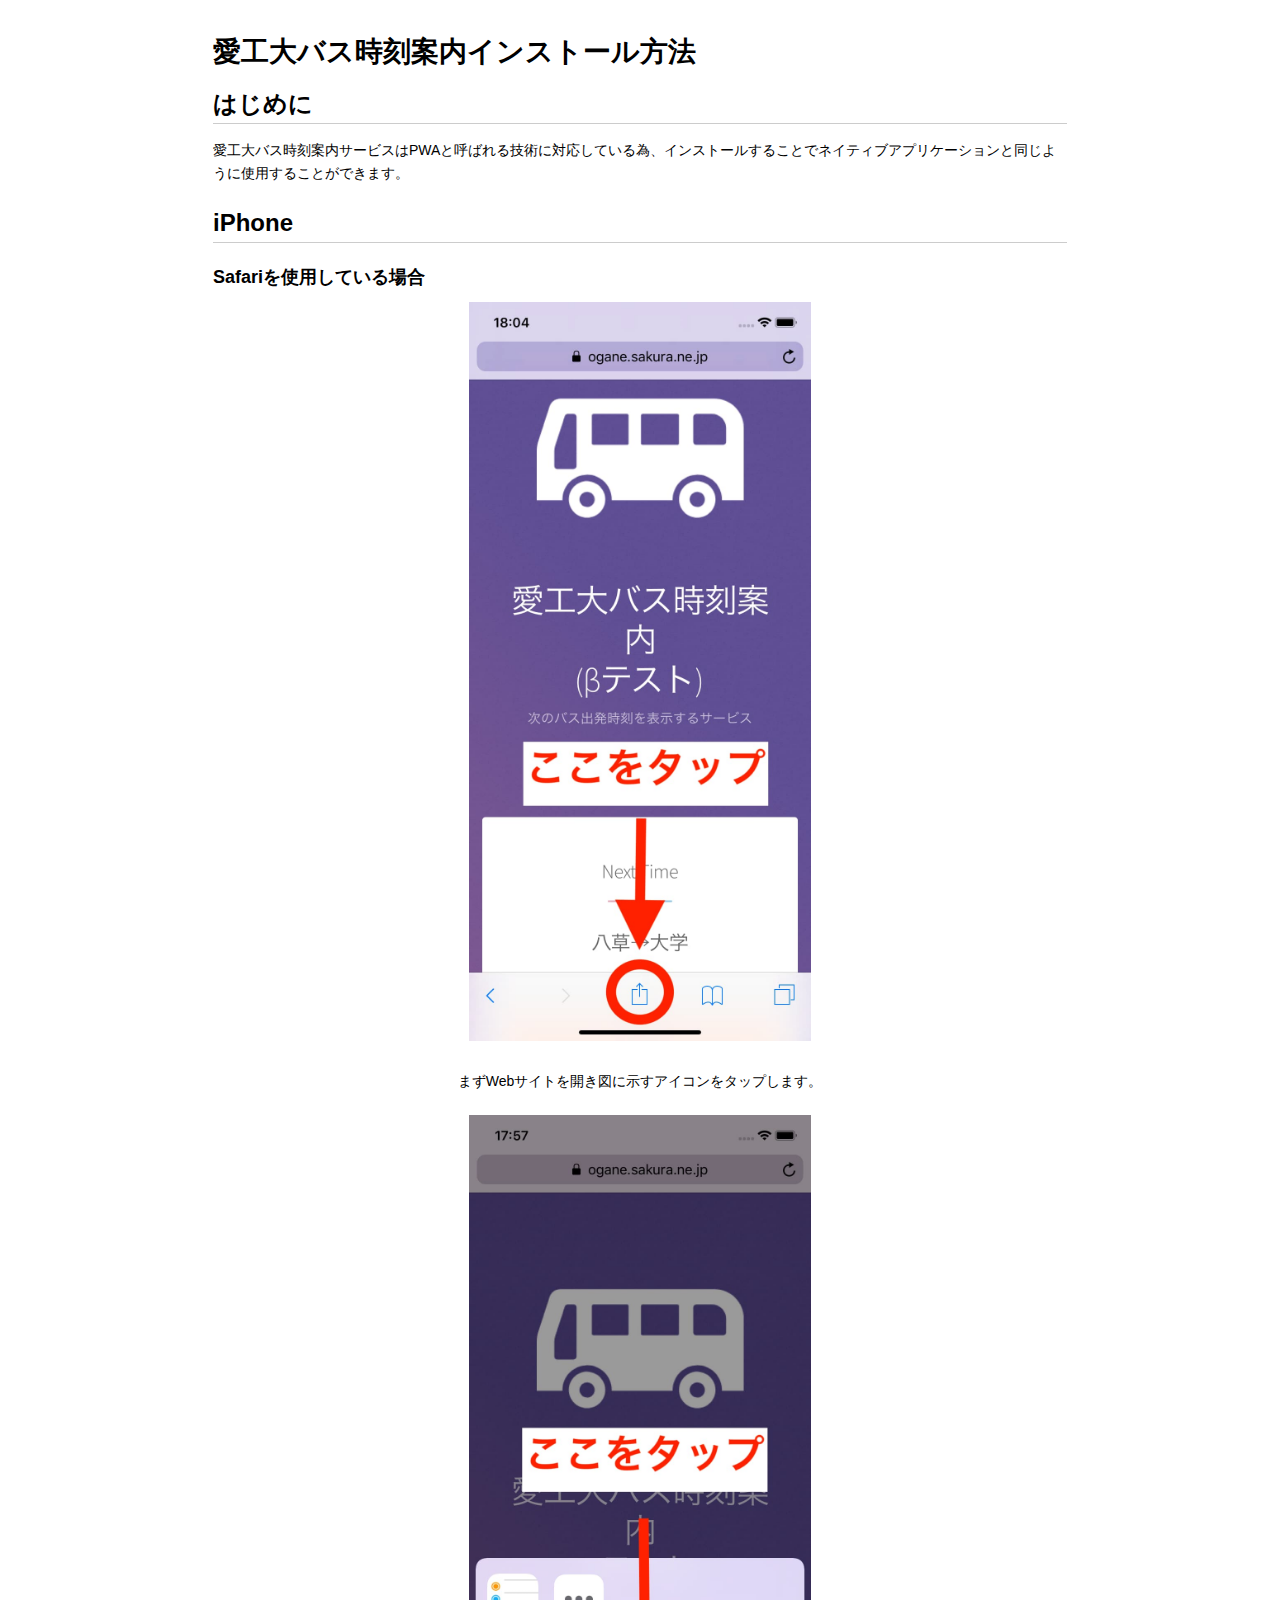
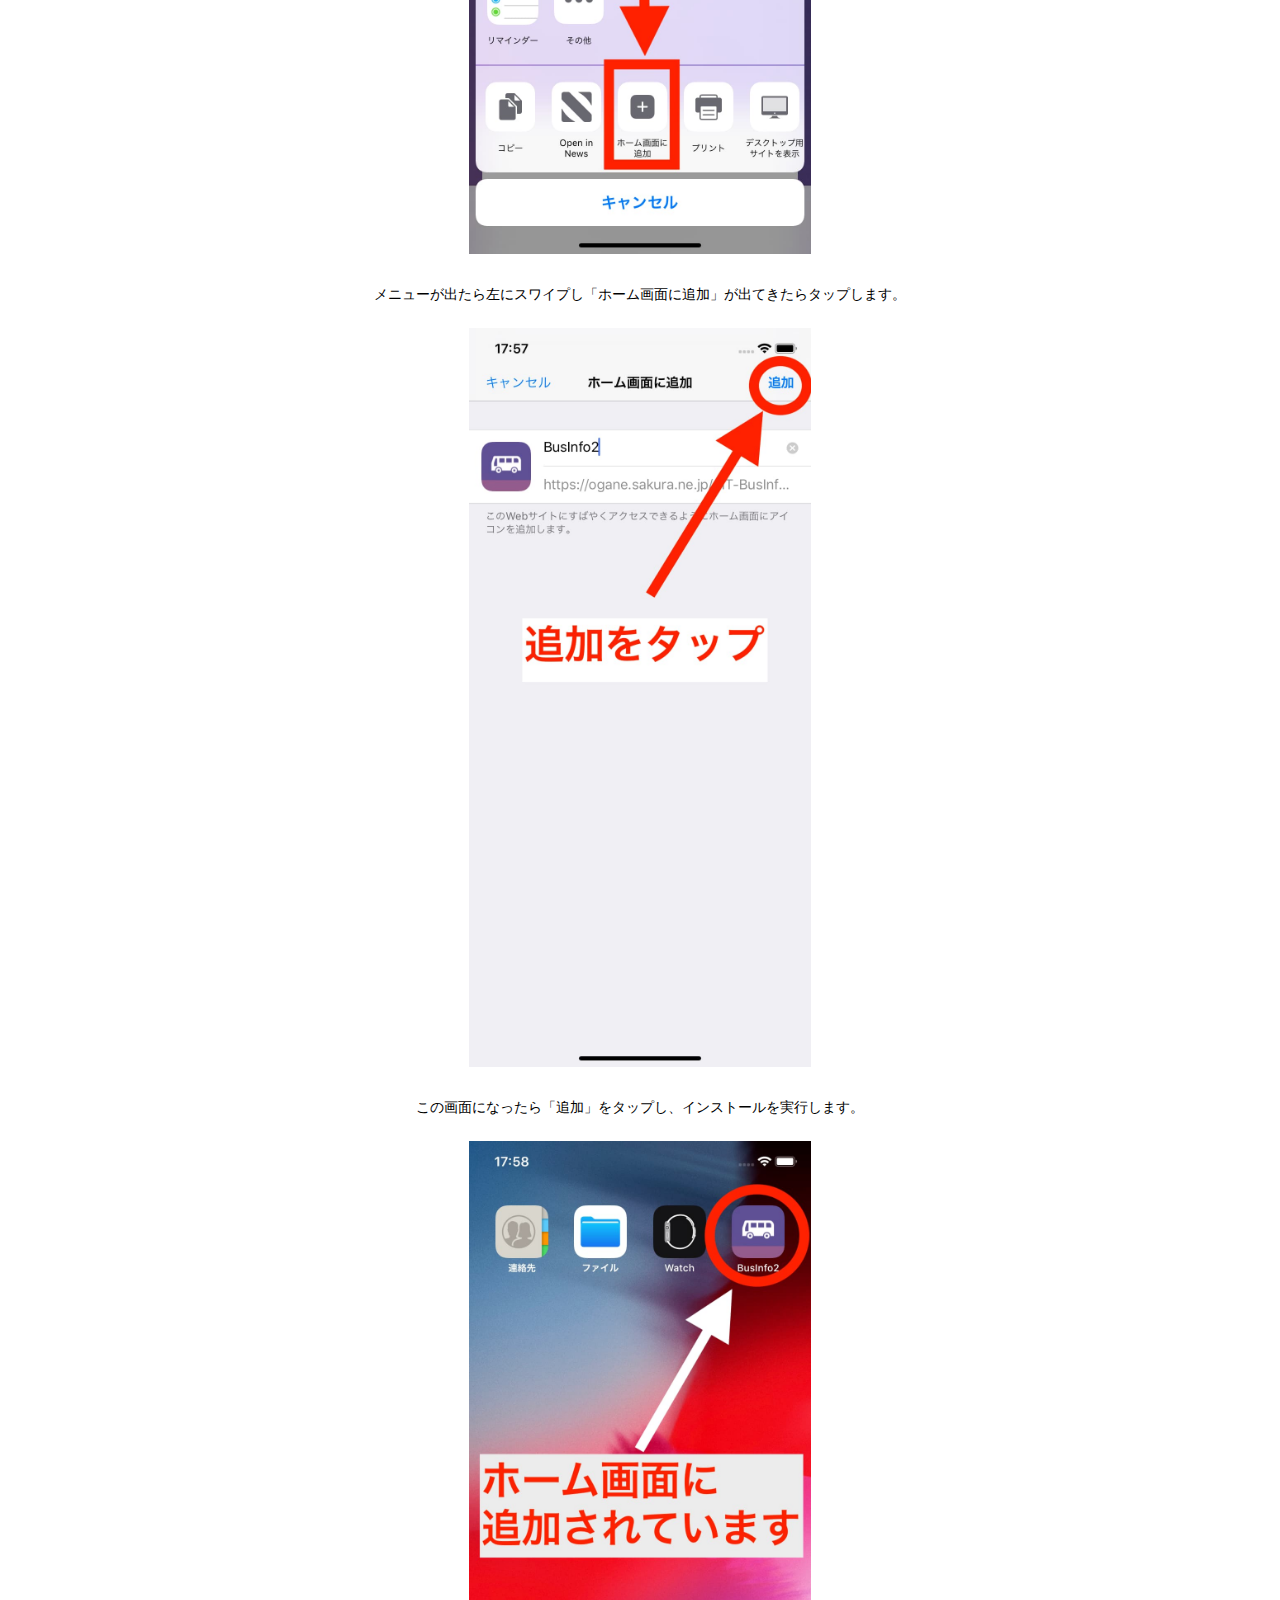
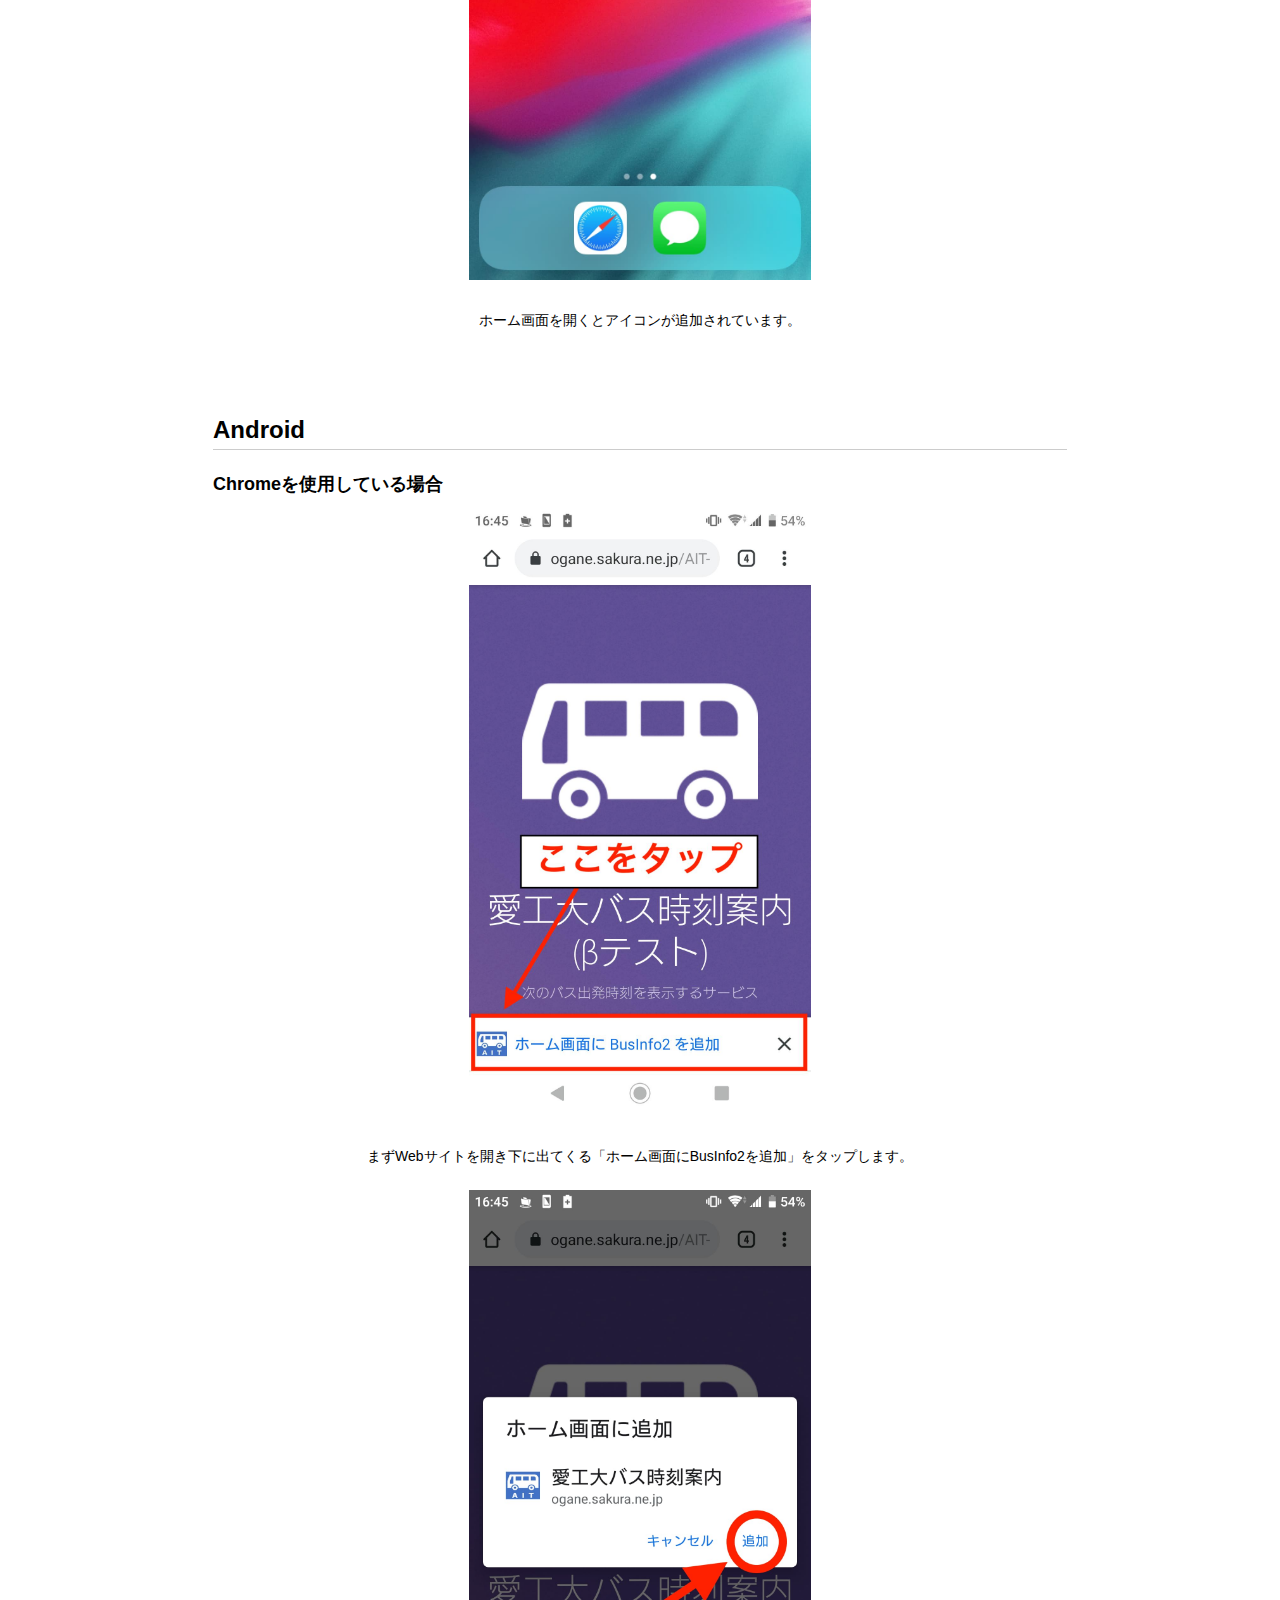
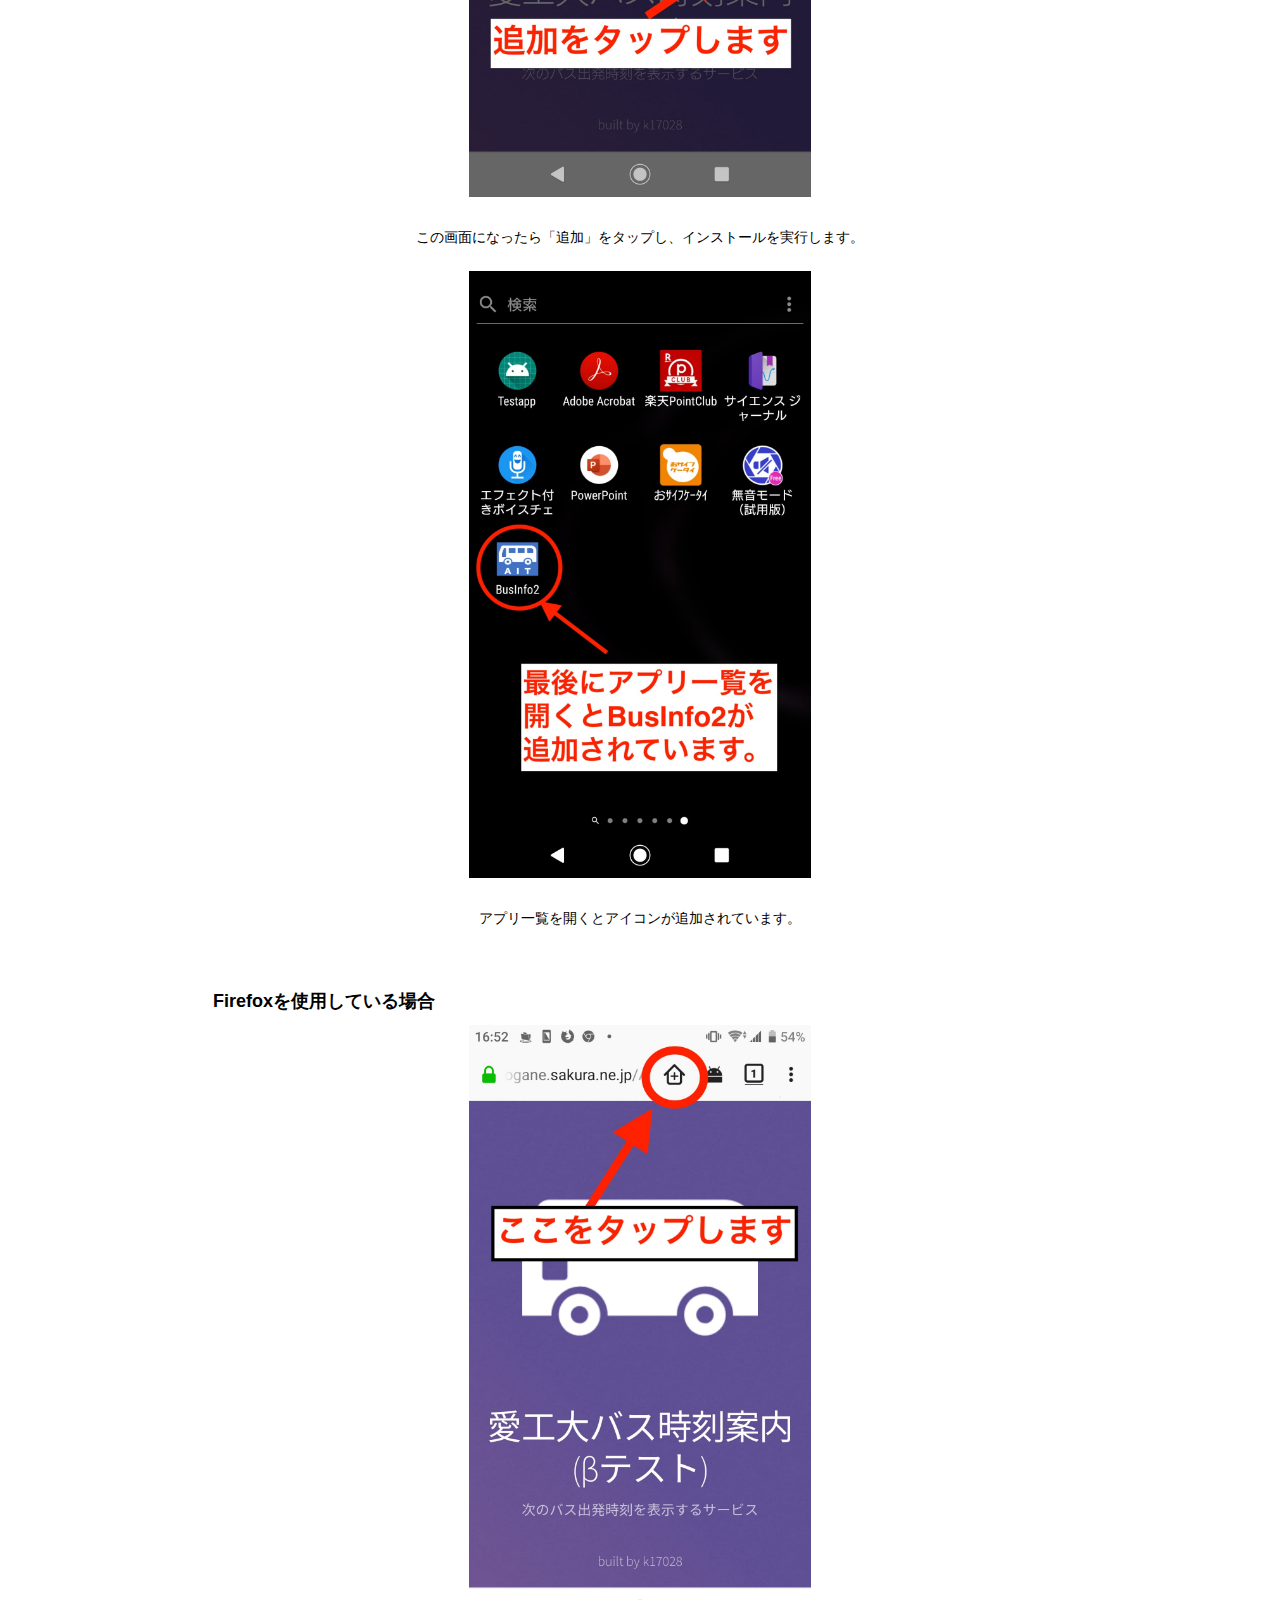
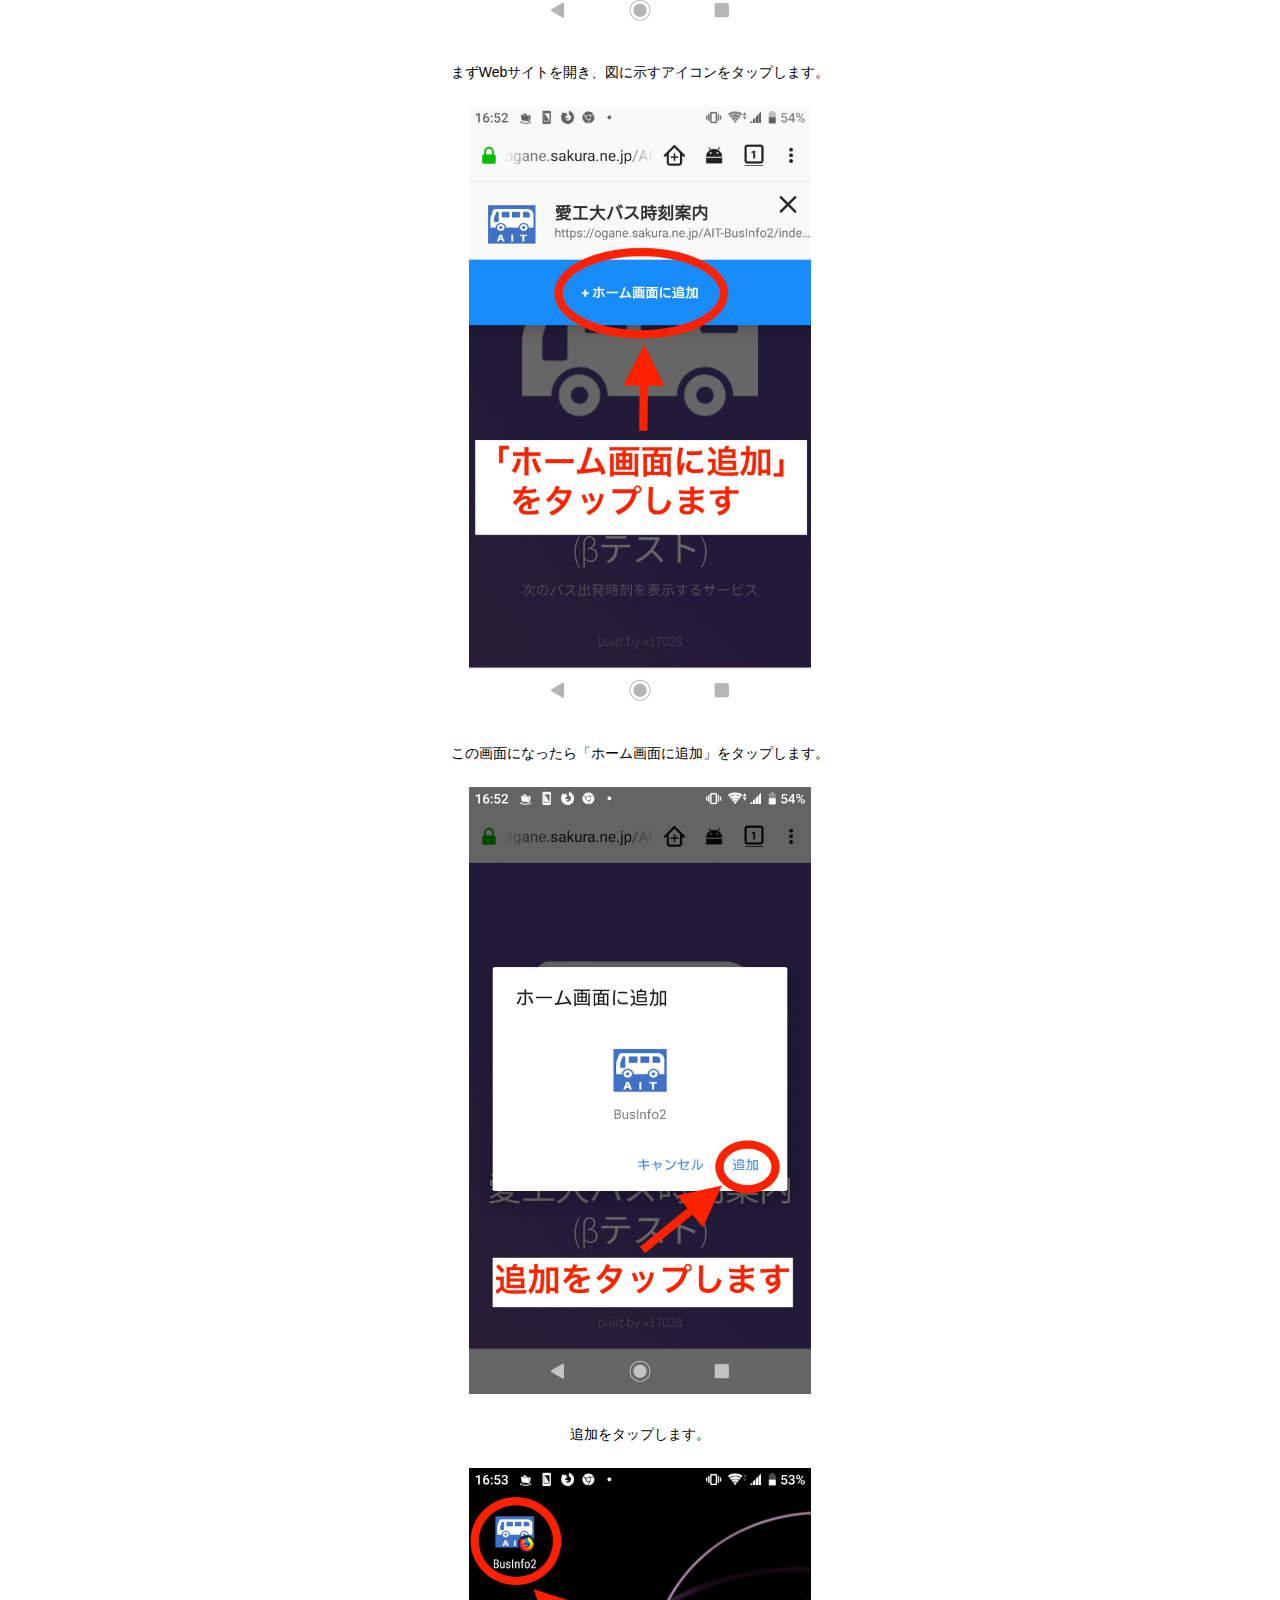
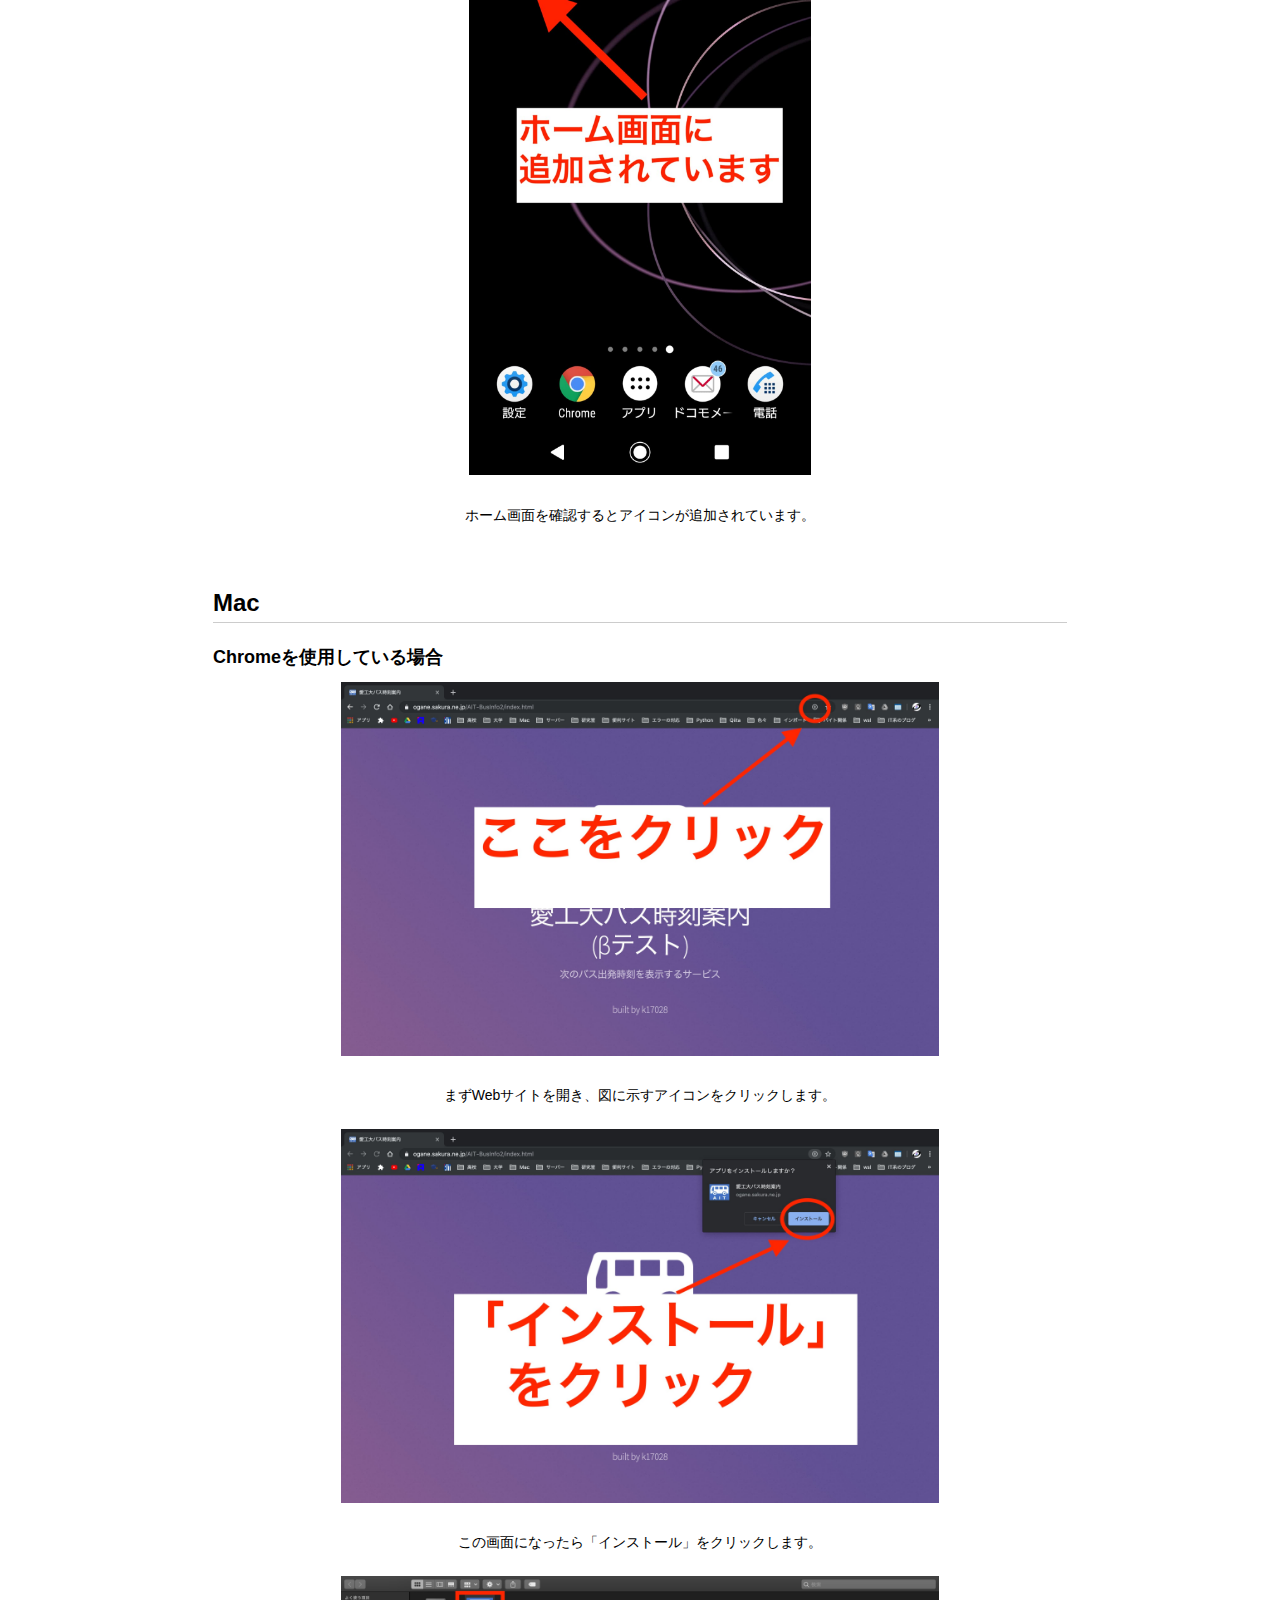
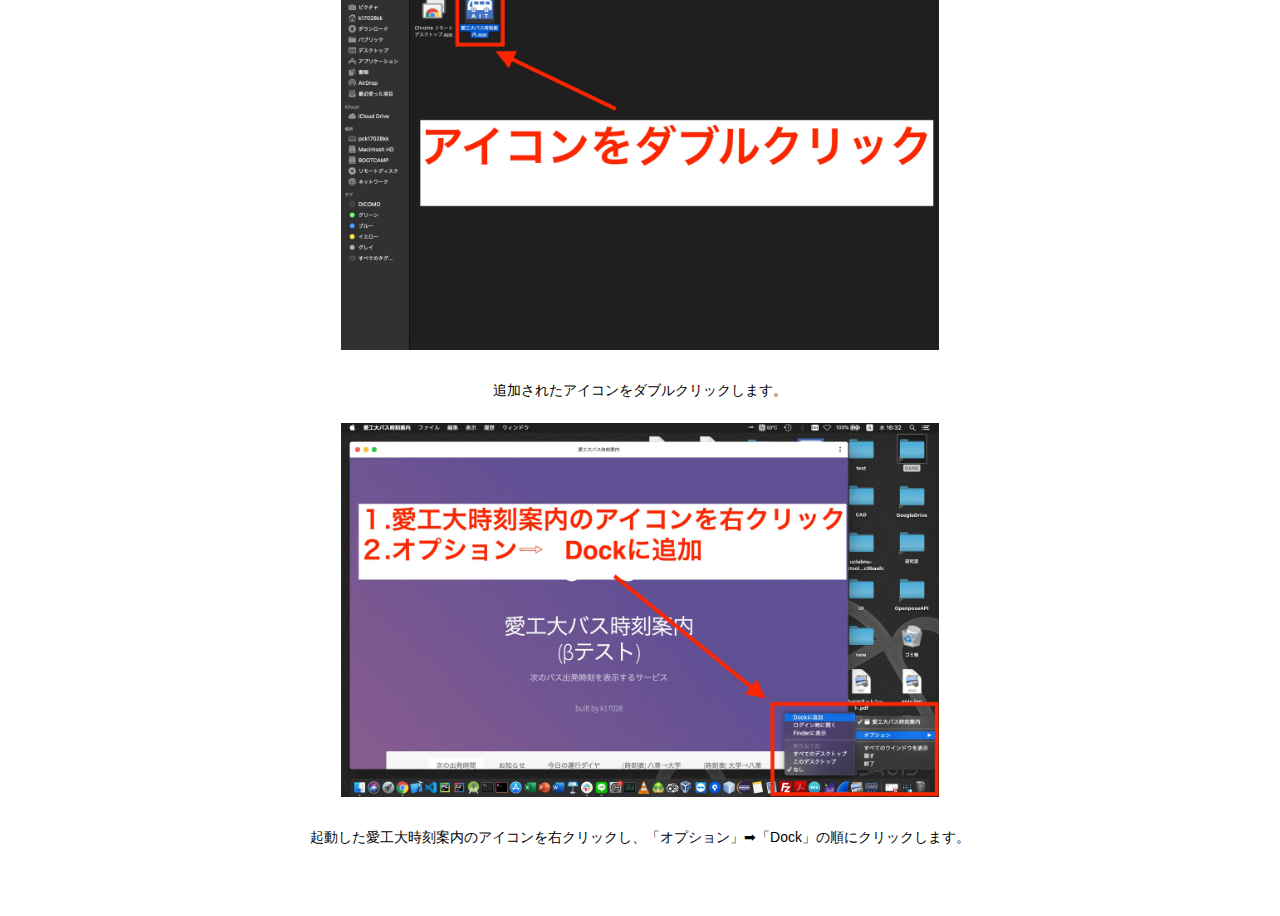
<file: AIT-Bus/doc/install_how_to.html>
<!DOCTYPE html>
<html>

<head>

<meta charset="utf-8">
<meta name="viewport" content="width=device-width, initial-scale=1.0, user-scalable=yes">
<title>インストール方法</title>


<style type="text/css">
body {
  font-family: Helvetica, arial, sans-serif;
  font-size: 14px;
  line-height: 1.6;
  padding-top: 10px;
  padding-bottom: 10px;
  background-color: white;
  padding: 30px; }

body > *:first-child {
  margin-top: 0 !important; }
body > *:last-child {
  margin-bottom: 0 !important; }

a {
  color: #4183C4; }
a.absent {
  color: #cc0000; }
a.anchor {
  display: block;
  padding-left: 30px;
  margin-left: -30px;
  cursor: pointer;
  position: absolute;
  top: 0;
  left: 0;
  bottom: 0; }

h1, h2, h3, h4, h5, h6 {
  margin: 20px 0 10px;
  padding: 0;
  font-weight: bold;
  -webkit-font-smoothing: antialiased;
  cursor: text;
  position: relative; }

h1:hover a.anchor, h2:hover a.anchor, h3:hover a.anchor, h4:hover a.anchor, h5:hover a.anchor, h6:hover a.anchor {
  background: url([data-uri]) no-repeat 10px center;
  text-decoration: none; }

h1 tt, h1 code {
  font-size: inherit; }

h2 tt, h2 code {
  font-size: inherit; }

h3 tt, h3 code {
  font-size: inherit; }

h4 tt, h4 code {
  font-size: inherit; }

h5 tt, h5 code {
  font-size: inherit; }

h6 tt, h6 code {
  font-size: inherit; }

h1 {
  font-size: 28px;
  color: black; }

h2 {
  font-size: 24px;
  border-bottom: 1px solid #cccccc;
  color: black; }

h3 {
  font-size: 18px; }

h4 {
  font-size: 16px; }

h5 {
  font-size: 14px; }

h6 {
  color: #777777;
  font-size: 14px; }

p, blockquote, ul, ol, dl, li, table, pre {
  margin: 15px 0; }

hr {
  background: transparent url([data-uri]) repeat-x 0 0;
  border: 0 none;
  color: #cccccc;
  height: 4px;
  padding: 0;
}

body > h2:first-child {
  margin-top: 0;
  padding-top: 0; }
body > h1:first-child {
  margin-top: 0;
  padding-top: 0; }
  body > h1:first-child + h2 {
    margin-top: 0;
    padding-top: 0; }
body > h3:first-child, body > h4:first-child, body > h5:first-child, body > h6:first-child {
  margin-top: 0;
  padding-top: 0; }

a:first-child h1, a:first-child h2, a:first-child h3, a:first-child h4, a:first-child h5, a:first-child h6 {
  margin-top: 0;
  padding-top: 0; }

h1 p, h2 p, h3 p, h4 p, h5 p, h6 p {
  margin-top: 0; }

li p.first {
  display: inline-block; }
li {
  margin: 0; }
ul, ol {
  padding-left: 30px; }

ul :first-child, ol :first-child {
  margin-top: 0; }

dl {
  padding: 0; }
  dl dt {
    font-size: 14px;
    font-weight: bold;
    font-style: italic;
    padding: 0;
    margin: 15px 0 5px; }
    dl dt:first-child {
      padding: 0; }
    dl dt > :first-child {
      margin-top: 0; }
    dl dt > :last-child {
      margin-bottom: 0; }
  dl dd {
    margin: 0 0 15px;
    padding: 0 15px; }
    dl dd > :first-child {
      margin-top: 0; }
    dl dd > :last-child {
      margin-bottom: 0; }

blockquote {
  border-left: 4px solid #dddddd;
  padding: 0 15px;
  color: #777777; }
  blockquote > :first-child {
    margin-top: 0; }
  blockquote > :last-child {
    margin-bottom: 0; }

table {
  padding: 0;border-collapse: collapse; }
  table tr {
    border-top: 1px solid #cccccc;
    background-color: white;
    margin: 0;
    padding: 0; }
    table tr:nth-child(2n) {
      background-color: #f8f8f8; }
    table tr th {
      font-weight: bold;
      border: 1px solid #cccccc;
      margin: 0;
      padding: 6px 13px; }
    table tr td {
      border: 1px solid #cccccc;
      margin: 0;
      padding: 6px 13px; }
    table tr th :first-child, table tr td :first-child {
      margin-top: 0; }
    table tr th :last-child, table tr td :last-child {
      margin-bottom: 0; }

img {
  max-width: 100%; }

span.frame {
  display: block;
  overflow: hidden; }
  span.frame > span {
    border: 1px solid #dddddd;
    display: block;
    float: left;
    overflow: hidden;
    margin: 13px 0 0;
    padding: 7px;
    width: auto; }
  span.frame span img {
    display: block;
    float: left; }
  span.frame span span {
    clear: both;
    color: #333333;
    display: block;
    padding: 5px 0 0; }
span.align-center {
  display: block;
  overflow: hidden;
  clear: both; }
  span.align-center > span {
    display: block;
    overflow: hidden;
    margin: 13px auto 0;
    text-align: center; }
  span.align-center span img {
    margin: 0 auto;
    text-align: center; }
span.align-right {
  display: block;
  overflow: hidden;
  clear: both; }
  span.align-right > span {
    display: block;
    overflow: hidden;
    margin: 13px 0 0;
    text-align: right; }
  span.align-right span img {
    margin: 0;
    text-align: right; }
span.float-left {
  display: block;
  margin-right: 13px;
  overflow: hidden;
  float: left; }
  span.float-left span {
    margin: 13px 0 0; }
span.float-right {
  display: block;
  margin-left: 13px;
  overflow: hidden;
  float: right; }
  span.float-right > span {
    display: block;
    overflow: hidden;
    margin: 13px auto 0;
    text-align: right; }

code, tt {
  margin: 0 2px;
  padding: 0 5px;
  white-space: nowrap;
  border: 1px solid #eaeaea;
  background-color: #f8f8f8;
  border-radius: 3px; }

pre code {
  margin: 0;
  padding: 0;
  white-space: pre;
  border: none;
  background: transparent; }

.highlight pre {
  background-color: #f8f8f8;
  border: 1px solid #cccccc;
  font-size: 13px;
  line-height: 19px;
  overflow: auto;
  padding: 6px 10px;
  border-radius: 3px; }

pre {
  background-color: #f8f8f8;
  border: 1px solid #cccccc;
  font-size: 13px;
  line-height: 19px;
  overflow: auto;
  padding: 6px 10px;
  border-radius: 3px; }
  pre code, pre tt {
    background-color: transparent;
    border: none; }

sup {
    font-size: 0.83em;
    vertical-align: super;
    line-height: 0;
}

kbd {
  display: inline-block;
  padding: 3px 5px;
  font-size: 11px;
  line-height: 10px;
  color: #555;
  vertical-align: middle;
  background-color: #fcfcfc;
  border: solid 1px #ccc;
  border-bottom-color: #bbb;
  border-radius: 3px;
  box-shadow: inset 0 -1px 0 #bbb
}

* {
	-webkit-print-color-adjust: exact;
}
@media screen and (min-width: 914px) {
    body {
        width: 854px;
        margin:0 auto;
    }
}
@media print {
	table, pre {
		page-break-inside: avoid;
	}
	pre {
		word-wrap: break-word;
	}
}
</style>


</head>

<body>

<h1 id="toc_0">愛工大バス時刻案内インストール方法</h1>

<h2 id="toc_1">はじめに</h2>

<p>愛工大バス時刻案内サービスはPWAと呼ばれる技術に対応している為、インストールすることでネイティブアプリケーションと同じように使用することができます。</p>

<h2 id="toc_2">iPhone</h2>

<h3 id="toc_3">Safariを使用している場合</h3>

<div style="text-align:center;">
<a href="https://bus.bigbell.dev/doc/iPhoneSafari1.jpg"><img src="iPhoneSafari1.jpg" width="40%" alt="iPhoneSafari1.jpg"></a>
<br>
<br>
まずWebサイトを開き図に示すアイコンをタップします。
<br>
<br>
<a href="https://bus.bigbell.dev/doc/iPhoneSafari2.jpg"><img src="iPhoneSafari2.jpg" width="40%" alt="iPhoneSafari2.jpg"></a>
<br>
<br>
メニューが出たら左にスワイプし「ホーム画面に追加」が出てきたらタップします。
<br>
<br>
<a href="https://bus.bigbell.dev/doc/iPhoneSafari3.jpg"><img src="iPhoneSafari3.jpg" width="40%" alt="iPhoneSafari3.jpg"></a>
<br>
<br>
この画面になったら「追加」をタップし、インストールを実行します。
<br>
<br>
<a href="https://bus.bigbell.dev/doc/iPhoneSafari4.jpg"><img src="iPhoneSafari4.jpg" width="40%" alt="iPhoneSafari4.jpg"></a>
<br>
<br>
ホーム画面を開くとアイコンが追加されています。
<br>
<br>
</div>

<p><br></p>

<h2 id="toc_4">Android</h2>

<h3 id="toc_5">Chromeを使用している場合</h3>

<div style="text-align:center;">
<a href="https://bus.bigbell.dev/doc/AndroidChrome1.jpg"><img src="AndroidChrome1.jpg" width="40%" alt="AndroidChrome1.jpg"></a>
<br>
<br>
まずWebサイトを開き下に出てくる「ホーム画面にBusInfo2を追加」をタップします。
<br>
<br>
<a href="https://bus.bigbell.dev/doc/AndroidChrome2.jpg"><img src="AndroidChrome2.jpg" width="40%" alt="AndroidChrome2.jpg"></a>
<br>
<br>
この画面になったら「追加」をタップし、インストールを実行します。
<br>
<br>
<a href="https://bus.bigbell.dev/doc/AndroidChrome3.jpg"><img src="AndroidChrome3.jpg" width="40%" alt="AndroidChrome3.jpg"></a>
<br>
<br>
アプリ一覧を開くとアイコンが追加されています。
</div>

<p><br></p>

<h3 id="toc_6">Firefoxを使用している場合</h3>

<div style="text-align:center;">
<a href="https://bus.bigbell.dev/doc/AndroidFirefox1.jpg"><img src="AndroidFirefox1.jpg" width="40%" alt="AndroidFirefox1.jpg"></a>
<br>
<br>
まずWebサイトを開き、図に示すアイコンをタップします。
<br>
<br>
<a href="https://bus.bigbell.dev/doc/AndroidFirefox2.jpg"><img src="AndroidFirefox2.jpg" width="40%" alt="AndroidFirefox2.jpg"></a>
<br>
<br>
この画面になったら「ホーム画面に追加」をタップします。
<br>
<br>
<a href="https://bus.bigbell.dev/doc/AndroidFirefox3.jpg"><img src="AndroidFirefox3.jpg" width="40%" alt="AndroidFirefox3.jpg"></a>
<br>
<br>
追加をタップします。
<br>
<br>
<a href="https://bus.bigbell.dev/doc/AndroidFirefox4.jpg"><img src="AndroidFirefox4.jpg" width="40%" alt="AndroidFirefox4.jpg"></a>
<br>
<br>
ホーム画面を確認するとアイコンが追加されています。
</div>

<p><br></p>

<h2 id="toc_7">Mac</h2>

<h3 id="toc_8">Chromeを使用している場合</h3>

<div style="text-align:center;">
<a href="https://bus.bigbell.dev/doc/MacChrome1.jpg"><img src="MacChrome1.jpg" width="70%" alt="MacChrome1.jpg"></a>
<br>
<br>
まずWebサイトを開き、図に示すアイコンをクリックします。
<br>
<br>
<a href="https://bus.bigbell.dev/doc/MacChrome2.jpg"><img src="MacChrome2.jpg" width="70%" alt="MacChrome2.jpg"></a>
<br>
<br>
この画面になったら「インストール」をクリックします。
<br>
<br>
<a href="https://bus.bigbell.dev/doc/MacChrome3.jpg"><img src="MacChrome3.jpg" width="70%" alt="MacChrome3.jpg"></a>
<br>
<br>
追加されたアイコンをダブルクリックします。
<br>
<br>
<a href="https://bus.bigbell.dev/doc/MacChrome4.jpg"><img src="MacChrome4.jpg" width="70%" alt="MacChrome4.jpg"></a>
<br>
<br>
起動した愛工大時刻案内のアイコンを右クリックし、「オプション」➡︎「Dock」の順にクリックします。
</div>

<p><br></p>




</body>

</html>
</file>
<file: AIT-Bus/static/css/noscript.css>
/*
	Stellar by HTML5 UP
	html5up.net | @ajlkn
	Free for personal and commercial use under the CCA 3.0 license (html5up.net/license)
*/

/* Header */

body.is-preload #header.alt > * {
  opacity: 1;
}

body.is-preload #header.alt .logo {
  -moz-transform: none;
  -webkit-transform: none;
  -ms-transform: none;
  transform: none;
}
</file>
<file: AIT-Bus/static/css/main.css>
@import url(font-awesome.min.css);
@import "https://fonts.googleapis.com/css?family=Source+Sans+Pro:300,400";

/*
	Stellar by HTML5 UP
	html5up.net | @ajlkn
	Free for personal and commercial use under the CCA 3.0 license (html5up.net/license)
*/

html,
body,
div,
span,
applet,
object,
iframe,
h1,
h2,
h3,
h4,
h5,
h6,
p,
blockquote,
pre,
a,
abbr,
acronym,
address,
big,
cite,
code,
del,
dfn,
em,
img,
ins,
kbd,
q,
s,
samp,
small,
strike,
strong,
sub,
sup,
tt,
var,
b,
u,
i,
center,
dl,
dt,
dd,
ol,
ul,
li,
fieldset,
form,
label,
legend,
table,
caption,
tbody,
tfoot,
thead,
tr,
th,
td,
article,
aside,
canvas,
details,
embed,
figure,
figcaption,
footer,
header,
hgroup,
menu,
nav,
output,
ruby,
section,
summary,
time,
mark,
audio,
video {
  margin: 0;
  padding: 0;
  border: 0;
  font-size: 100%;
  font: inherit;
  vertical-align: baseline;
}

article,
aside,
details,
figcaption,
figure,
footer,
header,
hgroup,
menu,
nav,
section {
  display: block;
}

body {
  line-height: 1;
}

ol,
ul {
  list-style: none;
}

blockquote,
q {
  quotes: none;
}

blockquote:before,
blockquote:after,
q:before,
q:after {
  content: "";
  content: none;
}

table {
  border-collapse: collapse;
  border-spacing: 0;
}

body {
  -webkit-text-size-adjust: none;
}

mark {
  background-color: transparent;
  color: inherit;
}

input::-moz-focus-inner {
  border: 0;
  padding: 0;
}

input,
select,
textarea {
  -moz-appearance: none;
  -webkit-appearance: none;
  -ms-appearance: none;
  appearance: none;
}

/* Basic */

@-ms-viewport {
  width: device-width;
}

body {
  -ms-overflow-style: scrollbar;
}

@media screen and (max-width: 480px) {
  html,
  body {
    min-width: 320px;
  }
}

html {
  box-sizing: border-box;
}

*,
*:before,
*:after {
  box-sizing: inherit;
}

body {
  background-color: #935d8c;
  background-image: url("overlay.png"),
    -moz-linear-gradient(45deg, #e37682 15%, #5f4d93 85%);
  background-image: url("overlay.png"),
    -webkit-linear-gradient(45deg, #e37682 15%, #5f4d93 85%);
  background-image: url("overlay.png"),
    -ms-linear-gradient(45deg, #e37682 15%, #5f4d93 85%);
  background-image: url("overlay.png"),
    linear-gradient(45deg, #e37682 15%, #5f4d93 85%);
}

body.is-preload *,
body.is-preload *:before,
body.is-preload *:after {
  -moz-animation: none !important;
  -webkit-animation: none !important;
  -ms-animation: none !important;
  animation: none !important;
  -moz-transition: none !important;
  -webkit-transition: none !important;
  -ms-transition: none !important;
  transition: none !important;
}

/* Type */

body {
  background-color: #935d8c;
  color: rgba(255, 255, 255, 0.65);
}

body,
input,
select,
textarea {
  font-family: "Source Sans Pro", Helvetica, sans-serif;
  font-size: 17pt;
  font-weight: 300;
  line-height: 1.65;
}

@media screen and (max-width: 1680px) {
  body,
  input,
  select,
  textarea {
    font-size: 14pt;
  }
}

@media screen and (max-width: 1280px) {
  body,
  input,
  select,
  textarea {
    font-size: 12pt;
  }
}

@media screen and (max-width: 360px) {
  body,
  input,
  select,
  textarea {
    font-size: 11pt;
  }
}

a {
  -moz-transition: color 0.2s ease, border-bottom 0.2s ease;
  -webkit-transition: color 0.2s ease, border-bottom 0.2s ease;
  -ms-transition: color 0.2s ease, border-bottom 0.2s ease;
  transition: color 0.2s ease, border-bottom 0.2s ease;
  text-decoration: none;
  border-bottom: dotted 1px;
  color: inherit;
}

a:hover {
  border-bottom-color: transparent;
}

strong,
b {
  font-weight: 400;
}

em,
i {
  font-style: italic;
}

p {
  margin: 0 0 2em 0;
}

p.content {
  -moz-columns: 20em 2;
  -webkit-columns: 20em 2;
  -ms-columns: 20em 2;
  columns: 20em 2;
  -moz-column-gap: 2em;
  -webkit-column-gap: 2em;
  -ms-column-gap: 2em;
  column-gap: 2em;
  text-align: justify;
}

h1,
h2,
h3,
h4,
h5,
h6 {
  font-weight: 300;
  line-height: 1.5;
  margin: 0 0 0.7em 0;
  letter-spacing: -0.025em;
}

h1 a,
h2 a,
h3 a,
h4 a,
h5 a,
h6 a {
  color: inherit;
  text-decoration: none;
}

h1 {
  font-size: 2.5em;
  line-height: 1.2;
}

h2 {
  font-size: 1.5em;
}

h3 {
  font-size: 1.25em;
}

h4 {
  font-size: 1.1em;
}

h5 {
  font-size: 0.9em;
}

h6 {
  font-size: 0.7em;
}

@media screen and (max-width: 736px) {
  h1 {
    font-size: 2em;
  }
}

sub {
  font-size: 0.8em;
  position: relative;
  top: 0.5em;
}

sup {
  font-size: 0.8em;
  position: relative;
  top: -0.5em;
}

blockquote {
  border-left: solid 4px;
  font-style: italic;
  margin: 0 0 2em 0;
  padding: 0.5em 0 0.5em 2em;
}

code {
  border-radius: 8px;
  border: solid 1px;
  font-family: "Courier New", monospace;
  font-size: 0.9em;
  margin: 0 0.25em;
  padding: 0.25em 0.65em;
}

pre {
  -webkit-overflow-scrolling: touch;
  font-family: "Courier New", monospace;
  font-size: 0.9em;
  margin: 0 0 2em 0;
}

pre code {
  display: block;
  line-height: 1.75;
  padding: 1em 1.5em;
  overflow-x: auto;
}

hr {
  border: 0;
  border-bottom: solid 1px;
  margin: 2em 0;
}

hr.major {
  margin: 3em 0;
}

.align-left {
  text-align: left;
}

.align-center {
  text-align: center;
}

.align-right {
  text-align: right;
}

input,
select,
textarea {
  color: #ffffff;
}

a:hover {
  color: #ffffff;
}

strong,
b {
  color: #ffffff;
}

h1,
h2,
h3,
h4,
h5,
h6 {
  color: #ffffff;
}

blockquote {
  border-left-color: rgba(255, 255, 255, 0.35);
}

code {
  background: rgba(255, 255, 255, 0.075);
  border-color: rgba(255, 255, 255, 0.35);
}

hr {
  border-bottom-color: rgba(255, 255, 255, 0.35);
}

/* Row */

.row {
  display: flex;
  flex-wrap: wrap;
  box-sizing: border-box;
  align-items: stretch;
}

.row > * {
  box-sizing: border-box;
}

.row.gtr-uniform > * > :last-child {
  margin-bottom: 0;
}

.row.aln-left {
  justify-content: flex-start;
}

.row.aln-center {
  justify-content: center;
}

.row.aln-right {
  justify-content: flex-end;
}

.row.aln-top {
  align-items: flex-start;
}

.row.aln-middle {
  align-items: center;
}

.row.aln-bottom {
  align-items: flex-end;
}

.row > .imp {
  order: -1;
}

.row > .col-1 {
  width: 8.3333333333%;
}

.row > .off-1 {
  margin-left: 8.3333333333%;
}

.row > .col-2 {
  width: 16.6666666667%;
}

.row > .off-2 {
  margin-left: 16.6666666667%;
}

.row > .col-3 {
  width: 25%;
}

.row > .off-3 {
  margin-left: 25%;
}

.row > .col-4 {
  width: 33.3333333333%;
}

.row > .off-4 {
  margin-left: 33.3333333333%;
}

.row > .col-5 {
  width: 41.6666666667%;
}

.row > .off-5 {
  margin-left: 41.6666666667%;
}

.row > .col-6 {
  width: 50%;
}

.row > .off-6 {
  margin-left: 50%;
}

.row > .col-7 {
  width: 58.3333333333%;
}

.row > .off-7 {
  margin-left: 58.3333333333%;
}

.row > .col-8 {
  width: 66.6666666667%;
}

.row > .off-8 {
  margin-left: 66.6666666667%;
}

.row > .col-9 {
  width: 75%;
}

.row > .off-9 {
  margin-left: 75%;
}

.row > .col-10 {
  width: 83.3333333333%;
}

.row > .off-10 {
  margin-left: 83.3333333333%;
}

.row > .col-11 {
  width: 91.6666666667%;
}

.row > .off-11 {
  margin-left: 91.6666666667%;
}

.row > .col-12 {
  width: 100%;
}

.row > .off-12 {
  margin-left: 100%;
}

.row.gtr-0 {
  margin-top: 0;
  margin-left: 0em;
}

.row.gtr-0 > * {
  padding: 0 0 0 0em;
}

.row.gtr-0.gtr-uniform {
  margin-top: 0em;
}

.row.gtr-0.gtr-uniform > * {
  padding-top: 0em;
}

.row.gtr-25 {
  margin-top: 0;
  margin-left: -0.375em;
}

.row.gtr-25 > * {
  padding: 0 0 0 0.375em;
}

.row.gtr-25.gtr-uniform {
  margin-top: -0.375em;
}

.row.gtr-25.gtr-uniform > * {
  padding-top: 0.375em;
}

.row.gtr-50 {
  margin-top: 0;
  margin-left: -0.75em;
}

.row.gtr-50 > * {
  padding: 0 0 0 0.75em;
}

.row.gtr-50.gtr-uniform {
  margin-top: -0.75em;
}

.row.gtr-50.gtr-uniform > * {
  padding-top: 0.75em;
}

.row {
  margin-top: 0;
  margin-left: -1.5em;
}

.row > * {
  padding: 0 0 0 1.5em;
}

.row.gtr-uniform {
  margin-top: -1.5em;
}

.row.gtr-uniform > * {
  padding-top: 1.5em;
}

.row.gtr-150 {
  margin-top: 0;
  margin-left: -2.25em;
}

.row.gtr-150 > * {
  padding: 0 0 0 2.25em;
}

.row.gtr-150.gtr-uniform {
  margin-top: -2.25em;
}

.row.gtr-150.gtr-uniform > * {
  padding-top: 2.25em;
}

.row.gtr-200 {
  margin-top: 0;
  margin-left: -3em;
}

.row.gtr-200 > * {
  padding: 0 0 0 3em;
}

.row.gtr-200.gtr-uniform {
  margin-top: -3em;
}

.row.gtr-200.gtr-uniform > * {
  padding-top: 3em;
}

@media screen and (max-width: 1680px) {
  .row {
    display: flex;
    flex-wrap: wrap;
    box-sizing: border-box;
    align-items: stretch;
  }

  .row > * {
    box-sizing: border-box;
  }

  .row.gtr-uniform > * > :last-child {
    margin-bottom: 0;
  }

  .row.aln-left {
    justify-content: flex-start;
  }

  .row.aln-center {
    justify-content: center;
  }

  .row.aln-right {
    justify-content: flex-end;
  }

  .row.aln-top {
    align-items: flex-start;
  }

  .row.aln-middle {
    align-items: center;
  }

  .row.aln-bottom {
    align-items: flex-end;
  }

  .row > .imp-xlarge {
    order: -1;
  }

  .row > .col-1-xlarge {
    width: 8.3333333333%;
  }

  .row > .off-1-xlarge {
    margin-left: 8.3333333333%;
  }

  .row > .col-2-xlarge {
    width: 16.6666666667%;
  }

  .row > .off-2-xlarge {
    margin-left: 16.6666666667%;
  }

  .row > .col-3-xlarge {
    width: 25%;
  }

  .row > .off-3-xlarge {
    margin-left: 25%;
  }

  .row > .col-4-xlarge {
    width: 33.3333333333%;
  }

  .row > .off-4-xlarge {
    margin-left: 33.3333333333%;
  }

  .row > .col-5-xlarge {
    width: 41.6666666667%;
  }

  .row > .off-5-xlarge {
    margin-left: 41.6666666667%;
  }

  .row > .col-6-xlarge {
    width: 50%;
  }

  .row > .off-6-xlarge {
    margin-left: 50%;
  }

  .row > .col-7-xlarge {
    width: 58.3333333333%;
  }

  .row > .off-7-xlarge {
    margin-left: 58.3333333333%;
  }

  .row > .col-8-xlarge {
    width: 66.6666666667%;
  }

  .row > .off-8-xlarge {
    margin-left: 66.6666666667%;
  }

  .row > .col-9-xlarge {
    width: 75%;
  }

  .row > .off-9-xlarge {
    margin-left: 75%;
  }

  .row > .col-10-xlarge {
    width: 83.3333333333%;
  }

  .row > .off-10-xlarge {
    margin-left: 83.3333333333%;
  }

  .row > .col-11-xlarge {
    width: 91.6666666667%;
  }

  .row > .off-11-xlarge {
    margin-left: 91.6666666667%;
  }

  .row > .col-12-xlarge {
    width: 100%;
  }

  .row > .off-12-xlarge {
    margin-left: 100%;
  }

  .row.gtr-0 {
    margin-top: 0;
    margin-left: 0em;
  }

  .row.gtr-0 > * {
    padding: 0 0 0 0em;
  }

  .row.gtr-0.gtr-uniform {
    margin-top: 0em;
  }

  .row.gtr-0.gtr-uniform > * {
    padding-top: 0em;
  }

  .row.gtr-25 {
    margin-top: 0;
    margin-left: -0.375em;
  }

  .row.gtr-25 > * {
    padding: 0 0 0 0.375em;
  }

  .row.gtr-25.gtr-uniform {
    margin-top: -0.375em;
  }

  .row.gtr-25.gtr-uniform > * {
    padding-top: 0.375em;
  }

  .row.gtr-50 {
    margin-top: 0;
    margin-left: -0.75em;
  }

  .row.gtr-50 > * {
    padding: 0 0 0 0.75em;
  }

  .row.gtr-50.gtr-uniform {
    margin-top: -0.75em;
  }

  .row.gtr-50.gtr-uniform > * {
    padding-top: 0.75em;
  }

  .row {
    margin-top: 0;
    margin-left: -1.5em;
  }

  .row > * {
    padding: 0 0 0 1.5em;
  }

  .row.gtr-uniform {
    margin-top: -1.5em;
  }

  .row.gtr-uniform > * {
    padding-top: 1.5em;
  }

  .row.gtr-150 {
    margin-top: 0;
    margin-left: -2.25em;
  }

  .row.gtr-150 > * {
    padding: 0 0 0 2.25em;
  }

  .row.gtr-150.gtr-uniform {
    margin-top: -2.25em;
  }

  .row.gtr-150.gtr-uniform > * {
    padding-top: 2.25em;
  }

  .row.gtr-200 {
    margin-top: 0;
    margin-left: -3em;
  }

  .row.gtr-200 > * {
    padding: 0 0 0 3em;
  }

  .row.gtr-200.gtr-uniform {
    margin-top: -3em;
  }

  .row.gtr-200.gtr-uniform > * {
    padding-top: 3em;
  }
}

@media screen and (max-width: 1280px) {
  .row {
    display: flex;
    flex-wrap: wrap;
    box-sizing: border-box;
    align-items: stretch;
  }

  .row > * {
    box-sizing: border-box;
  }

  .row.gtr-uniform > * > :last-child {
    margin-bottom: 0;
  }

  .row.aln-left {
    justify-content: flex-start;
  }

  .row.aln-center {
    justify-content: center;
  }

  .row.aln-right {
    justify-content: flex-end;
  }

  .row.aln-top {
    align-items: flex-start;
  }

  .row.aln-middle {
    align-items: center;
  }

  .row.aln-bottom {
    align-items: flex-end;
  }

  .row > .imp-large {
    order: -1;
  }

  .row > .col-1-large {
    width: 8.3333333333%;
  }

  .row > .off-1-large {
    margin-left: 8.3333333333%;
  }

  .row > .col-2-large {
    width: 16.6666666667%;
  }

  .row > .off-2-large {
    margin-left: 16.6666666667%;
  }

  .row > .col-3-large {
    width: 25%;
  }

  .row > .off-3-large {
    margin-left: 25%;
  }

  .row > .col-4-large {
    width: 33.3333333333%;
  }

  .row > .off-4-large {
    margin-left: 33.3333333333%;
  }

  .row > .col-5-large {
    width: 41.6666666667%;
  }

  .row > .off-5-large {
    margin-left: 41.6666666667%;
  }

  .row > .col-6-large {
    width: 50%;
  }

  .row > .off-6-large {
    margin-left: 50%;
  }

  .row > .col-7-large {
    width: 58.3333333333%;
  }

  .row > .off-7-large {
    margin-left: 58.3333333333%;
  }

  .row > .col-8-large {
    width: 66.6666666667%;
  }

  .row > .off-8-large {
    margin-left: 66.6666666667%;
  }

  .row > .col-9-large {
    width: 75%;
  }

  .row > .off-9-large {
    margin-left: 75%;
  }

  .row > .col-10-large {
    width: 83.3333333333%;
  }

  .row > .off-10-large {
    margin-left: 83.3333333333%;
  }

  .row > .col-11-large {
    width: 91.6666666667%;
  }

  .row > .off-11-large {
    margin-left: 91.6666666667%;
  }

  .row > .col-12-large {
    width: 100%;
  }

  .row > .off-12-large {
    margin-left: 100%;
  }

  .row.gtr-0 {
    margin-top: 0;
    margin-left: 0em;
  }

  .row.gtr-0 > * {
    padding: 0 0 0 0em;
  }

  .row.gtr-0.gtr-uniform {
    margin-top: 0em;
  }

  .row.gtr-0.gtr-uniform > * {
    padding-top: 0em;
  }

  .row.gtr-25 {
    margin-top: 0;
    margin-left: -0.375em;
  }

  .row.gtr-25 > * {
    padding: 0 0 0 0.375em;
  }

  .row.gtr-25.gtr-uniform {
    margin-top: -0.375em;
  }

  .row.gtr-25.gtr-uniform > * {
    padding-top: 0.375em;
  }

  .row.gtr-50 {
    margin-top: 0;
    margin-left: -0.75em;
  }

  .row.gtr-50 > * {
    padding: 0 0 0 0.75em;
  }

  .row.gtr-50.gtr-uniform {
    margin-top: -0.75em;
  }

  .row.gtr-50.gtr-uniform > * {
    padding-top: 0.75em;
  }

  .row {
    margin-top: 0;
    margin-left: -1.5em;
  }

  .row > * {
    padding: 0 0 0 1.5em;
  }

  .row.gtr-uniform {
    margin-top: -1.5em;
  }

  .row.gtr-uniform > * {
    padding-top: 1.5em;
  }

  .row.gtr-150 {
    margin-top: 0;
    margin-left: -2.25em;
  }

  .row.gtr-150 > * {
    padding: 0 0 0 2.25em;
  }

  .row.gtr-150.gtr-uniform {
    margin-top: -2.25em;
  }

  .row.gtr-150.gtr-uniform > * {
    padding-top: 2.25em;
  }

  .row.gtr-200 {
    margin-top: 0;
    margin-left: -3em;
  }

  .row.gtr-200 > * {
    padding: 0 0 0 3em;
  }

  .row.gtr-200.gtr-uniform {
    margin-top: -3em;
  }

  .row.gtr-200.gtr-uniform > * {
    padding-top: 3em;
  }
}

@media screen and (max-width: 980px) {
  .row {
    display: flex;
    flex-wrap: wrap;
    box-sizing: border-box;
    align-items: stretch;
  }

  .row > * {
    box-sizing: border-box;
  }

  .row.gtr-uniform > * > :last-child {
    margin-bottom: 0;
  }

  .row.aln-left {
    justify-content: flex-start;
  }

  .row.aln-center {
    justify-content: center;
  }

  .row.aln-right {
    justify-content: flex-end;
  }

  .row.aln-top {
    align-items: flex-start;
  }

  .row.aln-middle {
    align-items: center;
  }

  .row.aln-bottom {
    align-items: flex-end;
  }

  .row > .imp-medium {
    order: -1;
  }

  .row > .col-1-medium {
    width: 8.3333333333%;
  }

  .row > .off-1-medium {
    margin-left: 8.3333333333%;
  }

  .row > .col-2-medium {
    width: 16.6666666667%;
  }

  .row > .off-2-medium {
    margin-left: 16.6666666667%;
  }

  .row > .col-3-medium {
    width: 25%;
  }

  .row > .off-3-medium {
    margin-left: 25%;
  }

  .row > .col-4-medium {
    width: 33.3333333333%;
  }

  .row > .off-4-medium {
    margin-left: 33.3333333333%;
  }

  .row > .col-5-medium {
    width: 41.6666666667%;
  }

  .row > .off-5-medium {
    margin-left: 41.6666666667%;
  }

  .row > .col-6-medium {
    width: 50%;
  }

  .row > .off-6-medium {
    margin-left: 50%;
  }

  .row > .col-7-medium {
    width: 58.3333333333%;
  }

  .row > .off-7-medium {
    margin-left: 58.3333333333%;
  }

  .row > .col-8-medium {
    width: 66.6666666667%;
  }

  .row > .off-8-medium {
    margin-left: 66.6666666667%;
  }

  .row > .col-9-medium {
    width: 75%;
  }

  .row > .off-9-medium {
    margin-left: 75%;
  }

  .row > .col-10-medium {
    width: 83.3333333333%;
  }

  .row > .off-10-medium {
    margin-left: 83.3333333333%;
  }

  .row > .col-11-medium {
    width: 91.6666666667%;
  }

  .row > .off-11-medium {
    margin-left: 91.6666666667%;
  }

  .row > .col-12-medium {
    width: 100%;
  }

  .row > .off-12-medium {
    margin-left: 100%;
  }

  .row.gtr-0 {
    margin-top: 0;
    margin-left: 0em;
  }

  .row.gtr-0 > * {
    padding: 0 0 0 0em;
  }

  .row.gtr-0.gtr-uniform {
    margin-top: 0em;
  }

  .row.gtr-0.gtr-uniform > * {
    padding-top: 0em;
  }

  .row.gtr-25 {
    margin-top: 0;
    margin-left: -0.375em;
  }

  .row.gtr-25 > * {
    padding: 0 0 0 0.375em;
  }

  .row.gtr-25.gtr-uniform {
    margin-top: -0.375em;
  }

  .row.gtr-25.gtr-uniform > * {
    padding-top: 0.375em;
  }

  .row.gtr-50 {
    margin-top: 0;
    margin-left: -0.75em;
  }

  .row.gtr-50 > * {
    padding: 0 0 0 0.75em;
  }

  .row.gtr-50.gtr-uniform {
    margin-top: -0.75em;
  }

  .row.gtr-50.gtr-uniform > * {
    padding-top: 0.75em;
  }

  .row {
    margin-top: 0;
    margin-left: -1.5em;
  }

  .row > * {
    padding: 0 0 0 1.5em;
  }

  .row.gtr-uniform {
    margin-top: -1.5em;
  }

  .row.gtr-uniform > * {
    padding-top: 1.5em;
  }

  .row.gtr-150 {
    margin-top: 0;
    margin-left: -2.25em;
  }

  .row.gtr-150 > * {
    padding: 0 0 0 2.25em;
  }

  .row.gtr-150.gtr-uniform {
    margin-top: -2.25em;
  }

  .row.gtr-150.gtr-uniform > * {
    padding-top: 2.25em;
  }

  .row.gtr-200 {
    margin-top: 0;
    margin-left: -3em;
  }

  .row.gtr-200 > * {
    padding: 0 0 0 3em;
  }

  .row.gtr-200.gtr-uniform {
    margin-top: -3em;
  }

  .row.gtr-200.gtr-uniform > * {
    padding-top: 3em;
  }
}

@media screen and (max-width: 736px) {
  .row {
    display: flex;
    flex-wrap: wrap;
    box-sizing: border-box;
    align-items: stretch;
  }

  .row > * {
    box-sizing: border-box;
  }

  .row.gtr-uniform > * > :last-child {
    margin-bottom: 0;
  }

  .row.aln-left {
    justify-content: flex-start;
  }

  .row.aln-center {
    justify-content: center;
  }

  .row.aln-right {
    justify-content: flex-end;
  }

  .row.aln-top {
    align-items: flex-start;
  }

  .row.aln-middle {
    align-items: center;
  }

  .row.aln-bottom {
    align-items: flex-end;
  }

  .row > .imp-small {
    order: -1;
  }

  .row > .col-1-small {
    width: 8.3333333333%;
  }

  .row > .off-1-small {
    margin-left: 8.3333333333%;
  }

  .row > .col-2-small {
    width: 16.6666666667%;
  }

  .row > .off-2-small {
    margin-left: 16.6666666667%;
  }

  .row > .col-3-small {
    width: 25%;
  }

  .row > .off-3-small {
    margin-left: 25%;
  }

  .row > .col-4-small {
    width: 33.3333333333%;
  }

  .row > .off-4-small {
    margin-left: 33.3333333333%;
  }

  .row > .col-5-small {
    width: 41.6666666667%;
  }

  .row > .off-5-small {
    margin-left: 41.6666666667%;
  }

  .row > .col-6-small {
    width: 50%;
  }

  .row > .off-6-small {
    margin-left: 50%;
  }

  .row > .col-7-small {
    width: 58.3333333333%;
  }

  .row > .off-7-small {
    margin-left: 58.3333333333%;
  }

  .row > .col-8-small {
    width: 66.6666666667%;
  }

  .row > .off-8-small {
    margin-left: 66.6666666667%;
  }

  .row > .col-9-small {
    width: 75%;
  }

  .row > .off-9-small {
    margin-left: 75%;
  }

  .row > .col-10-small {
    width: 83.3333333333%;
  }

  .row > .off-10-small {
    margin-left: 83.3333333333%;
  }

  .row > .col-11-small {
    width: 91.6666666667%;
  }

  .row > .off-11-small {
    margin-left: 91.6666666667%;
  }

  .row > .col-12-small {
    width: 100%;
  }

  .row > .off-12-small {
    margin-left: 100%;
  }

  .row.gtr-0 {
    margin-top: 0;
    margin-left: 0em;
  }

  .row.gtr-0 > * {
    padding: 0 0 0 0em;
  }

  .row.gtr-0.gtr-uniform {
    margin-top: 0em;
  }

  .row.gtr-0.gtr-uniform > * {
    padding-top: 0em;
  }

  .row.gtr-25 {
    margin-top: 0;
    margin-left: -0.25em;
  }

  .row.gtr-25 > * {
    padding: 0 0 0 0.25em;
  }

  .row.gtr-25.gtr-uniform {
    margin-top: -0.25em;
  }

  .row.gtr-25.gtr-uniform > * {
    padding-top: 0.25em;
  }

  .row.gtr-50 {
    margin-top: 0;
    margin-left: -0.5em;
  }

  .row.gtr-50 > * {
    padding: 0 0 0 0.5em;
  }

  .row.gtr-50.gtr-uniform {
    margin-top: -0.5em;
  }

  .row.gtr-50.gtr-uniform > * {
    padding-top: 0.5em;
  }

  .row {
    margin-top: 0;
    margin-left: -1em;
  }

  .row > * {
    padding: 0 0 0 1em;
  }

  .row.gtr-uniform {
    margin-top: -1em;
  }

  .row.gtr-uniform > * {
    padding-top: 1em;
  }

  .row.gtr-150 {
    margin-top: 0;
    margin-left: -1.5em;
  }

  .row.gtr-150 > * {
    padding: 0 0 0 1.5em;
  }

  .row.gtr-150.gtr-uniform {
    margin-top: -1.5em;
  }

  .row.gtr-150.gtr-uniform > * {
    padding-top: 1.5em;
  }

  .row.gtr-200 {
    margin-top: 0;
    margin-left: -2em;
  }

  .row.gtr-200 > * {
    padding: 0 0 0 2em;
  }

  .row.gtr-200.gtr-uniform {
    margin-top: -2em;
  }

  .row.gtr-200.gtr-uniform > * {
    padding-top: 2em;
  }
}

@media screen and (max-width: 480px) {
  .row {
    display: flex;
    flex-wrap: wrap;
    box-sizing: border-box;
    align-items: stretch;
  }

  .row > * {
    box-sizing: border-box;
  }

  .row.gtr-uniform > * > :last-child {
    margin-bottom: 0;
  }

  .row.aln-left {
    justify-content: flex-start;
  }

  .row.aln-center {
    justify-content: center;
  }

  .row.aln-right {
    justify-content: flex-end;
  }

  .row.aln-top {
    align-items: flex-start;
  }

  .row.aln-middle {
    align-items: center;
  }

  .row.aln-bottom {
    align-items: flex-end;
  }

  .row > .imp-xsmall {
    order: -1;
  }

  .row > .col-1-xsmall {
    width: 8.3333333333%;
  }

  .row > .off-1-xsmall {
    margin-left: 8.3333333333%;
  }

  .row > .col-2-xsmall {
    width: 16.6666666667%;
  }

  .row > .off-2-xsmall {
    margin-left: 16.6666666667%;
  }

  .row > .col-3-xsmall {
    width: 25%;
  }

  .row > .off-3-xsmall {
    margin-left: 25%;
  }

  .row > .col-4-xsmall {
    width: 33.3333333333%;
  }

  .row > .off-4-xsmall {
    margin-left: 33.3333333333%;
  }

  .row > .col-5-xsmall {
    width: 41.6666666667%;
  }

  .row > .off-5-xsmall {
    margin-left: 41.6666666667%;
  }

  .row > .col-6-xsmall {
    width: 50%;
  }

  .row > .off-6-xsmall {
    margin-left: 50%;
  }

  .row > .col-7-xsmall {
    width: 58.3333333333%;
  }

  .row > .off-7-xsmall {
    margin-left: 58.3333333333%;
  }

  .row > .col-8-xsmall {
    width: 66.6666666667%;
  }

  .row > .off-8-xsmall {
    margin-left: 66.6666666667%;
  }

  .row > .col-9-xsmall {
    width: 75%;
  }

  .row > .off-9-xsmall {
    margin-left: 75%;
  }

  .row > .col-10-xsmall {
    width: 83.3333333333%;
  }

  .row > .off-10-xsmall {
    margin-left: 83.3333333333%;
  }

  .row > .col-11-xsmall {
    width: 91.6666666667%;
  }

  .row > .off-11-xsmall {
    margin-left: 91.6666666667%;
  }

  .row > .col-12-xsmall {
    width: 100%;
  }

  .row > .off-12-xsmall {
    margin-left: 100%;
  }

  .row.gtr-0 {
    margin-top: 0;
    margin-left: 0em;
  }

  .row.gtr-0 > * {
    padding: 0 0 0 0em;
  }

  .row.gtr-0.gtr-uniform {
    margin-top: 0em;
  }

  .row.gtr-0.gtr-uniform > * {
    padding-top: 0em;
  }

  .row.gtr-25 {
    margin-top: 0;
    margin-left: -0.3125em;
  }

  .row.gtr-25 > * {
    padding: 0 0 0 0.3125em;
  }

  .row.gtr-25.gtr-uniform {
    margin-top: -0.3125em;
  }

  .row.gtr-25.gtr-uniform > * {
    padding-top: 0.3125em;
  }

  .row.gtr-50 {
    margin-top: 0;
    margin-left: -0.625em;
  }

  .row.gtr-50 > * {
    padding: 0 0 0 0.625em;
  }

  .row.gtr-50.gtr-uniform {
    margin-top: -0.625em;
  }

  .row.gtr-50.gtr-uniform > * {
    padding-top: 0.625em;
  }

  .row {
    margin-top: 0;
    margin-left: -1.25em;
  }

  .row > * {
    padding: 0 0 0 1.25em;
  }

  .row.gtr-uniform {
    margin-top: -1.25em;
  }

  .row.gtr-uniform > * {
    padding-top: 1.25em;
  }

  .row.gtr-150 {
    margin-top: 0;
    margin-left: -1.875em;
  }

  .row.gtr-150 > * {
    padding: 0 0 0 1.875em;
  }

  .row.gtr-150.gtr-uniform {
    margin-top: -1.875em;
  }

  .row.gtr-150.gtr-uniform > * {
    padding-top: 1.875em;
  }

  .row.gtr-200 {
    margin-top: 0;
    margin-left: -2.5em;
  }

  .row.gtr-200 > * {
    padding: 0 0 0 2.5em;
  }

  .row.gtr-200.gtr-uniform {
    margin-top: -2.5em;
  }

  .row.gtr-200.gtr-uniform > * {
    padding-top: 2.5em;
  }
}

/* Box */

.box {
  border-radius: 8px;
  border: solid;
  margin-bottom: 2em;
  padding: 1.5em;
}

.box > :last-child,
.box > :last-child > :last-child,
.box > :last-child > :last-child > :last-child {
  margin-bottom: 0;
}

.box.alt {
  border: 0;
  border-radius: 0;
  padding: 0;
}

.box {
  border-color: rgba(255, 255, 255, 0.35);
}

/* Button */

input[type="submit"],
input[type="reset"],
input[type="button"],
button,
.button {
  -moz-appearance: none;
  -webkit-appearance: none;
  -ms-appearance: none;
  appearance: none;
  -moz-transition: background-color 0.2s ease-in-out, color 0.2s ease-in-out;
  -webkit-transition: background-color 0.2s ease-in-out, color 0.2s ease-in-out;
  -ms-transition: background-color 0.2s ease-in-out, color 0.2s ease-in-out;
  transition: background-color 0.2s ease-in-out, color 0.2s ease-in-out;
  border-radius: 8px;
  border: 0;
  cursor: pointer;
  display: inline-block;
  font-weight: 300;
  height: 2.75em;
  line-height: 2.75em;
  min-width: 9.25em;
  padding: 0 1.5em;
  text-align: center;
  text-decoration: none;
  white-space: nowrap;
}

input[type="submit"].icon,
input[type="reset"].icon,
input[type="button"].icon,
button.icon,
.button.icon {
  padding-left: 1.35em;
}

input[type="submit"].icon:before,
input[type="reset"].icon:before,
input[type="button"].icon:before,
button.icon:before,
.button.icon:before {
  margin-right: 0.5em;
}

input[type="submit"].fit,
input[type="reset"].fit,
input[type="button"].fit,
button.fit,
.button.fit {
  width: 100%;
}

input[type="submit"].small,
input[type="reset"].small,
input[type="button"].small,
button.small,
.button.small {
  font-size: 0.8em;
}

input[type="submit"].large,
input[type="reset"].large,
input[type="button"].large,
button.large,
.button.large {
  font-size: 1.35em;
}

input[type="submit"].disabled,
input[type="submit"]:disabled,
input[type="reset"].disabled,
input[type="reset"]:disabled,
input[type="button"].disabled,
input[type="button"]:disabled,
button.disabled,
button:disabled,
.button.disabled,
.button:disabled {
  pointer-events: none;
  opacity: 0.25;
}

@media screen and (max-width: 736px) {
  input[type="submit"],
  input[type="reset"],
  input[type="button"],
  button,
  .button {
    min-width: 0;
  }
}

input[type="submit"],
input[type="reset"],
input[type="button"],
button,
.button {
  background-color: transparent;
  box-shadow: inset 0 0 0 1px rgba(255, 255, 255, 0.35);
  color: #ffffff !important;
}

input[type="submit"]:hover,
input[type="reset"]:hover,
input[type="button"]:hover,
button:hover,
.button:hover {
  background-color: rgba(255, 255, 255, 0.075);
}

input[type="submit"]:active,
input[type="reset"]:active,
input[type="button"]:active,
button:active,
.button:active {
  background-color: rgba(255, 255, 255, 0.2);
}

input[type="submit"].icon:before,
input[type="reset"].icon:before,
input[type="button"].icon:before,
button.icon:before,
.button.icon:before {
  color: rgba(255, 255, 255, 0.5);
}

input[type="submit"].primary,
input[type="reset"].primary,
input[type="button"].primary,
button.primary,
.button.primary {
  background-color: #8cc9f0;
  color: #ffffff !important;
  box-shadow: none;
}

input[type="submit"].primary:hover,
input[type="reset"].primary:hover,
input[type="button"].primary:hover,
button.primary:hover,
.button.primary:hover {
  background-color: #9acff2;
}

input[type="submit"].primary:active,
input[type="reset"].primary:active,
input[type="button"].primary:active,
button.primary:active,
.button.primary:active {
  background-color: #7ec3ee;
}

input[type="submit"].primary.icon:before,
input[type="reset"].primary.icon:before,
input[type="button"].primary.icon:before,
button.primary.icon:before,
.button.primary.icon:before {
  color: #ffffff !important;
}

/* Form */

form {
  margin: 0 0 2em 0;
}

label {
  display: block;
  font-size: 0.9em;
  font-weight: 400;
  margin: 0 0 1em 0;
}

input[type="text"],
input[type="password"],
input[type="email"],
select,
textarea {
  -moz-appearance: none;
  -webkit-appearance: none;
  -ms-appearance: none;
  appearance: none;
  border-radius: 8px;
  border: solid 1px;
  color: inherit;
  display: block;
  outline: 0;
  padding: 0 1em;
  text-decoration: none;
  width: 100%;
}

input[type="text"]:invalid,
input[type="password"]:invalid,
input[type="email"]:invalid,
select:invalid,
textarea:invalid {
  box-shadow: none;
}

select {
  background-size: 1.25rem;
  background-repeat: no-repeat;
  background-position: calc(100% - 1rem) center;
  height: 2.75em;
  padding-right: 2.75em;
  text-overflow: ellipsis;
}

select:focus::-ms-value {
  background-color: transparent;
}

select::-ms-expand {
  display: none;
}

input[type="text"],
input[type="password"],
input[type="email"],
select {
  height: 2.75em;
}

textarea {
  padding: 0.75em 1em;
}

input[type="checkbox"],
input[type="radio"] {
  -moz-appearance: none;
  -webkit-appearance: none;
  -ms-appearance: none;
  appearance: none;
  display: block;
  float: left;
  margin-right: -2em;
  opacity: 0;
  width: 1em;
  z-index: -1;
}

input[type="checkbox"] + label,
input[type="radio"] + label {
  text-decoration: none;
  cursor: pointer;
  display: inline-block;
  font-size: 1em;
  font-weight: 300;
  padding-left: 2.4em;
  padding-right: 0.75em;
  position: relative;
}

input[type="checkbox"] + label:before,
input[type="radio"] + label:before {
  -moz-osx-font-smoothing: grayscale;
  -webkit-font-smoothing: antialiased;
  font-family: FontAwesome;
  font-style: normal;
  font-weight: normal;
  text-transform: none !important;
}

input[type="checkbox"] + label:before,
input[type="radio"] + label:before {
  border-radius: 8px;
  border: solid 1px;
  content: "";
  display: inline-block;
  height: 1.65em;
  left: 0;
  line-height: 1.58125em;
  position: absolute;
  text-align: center;
  top: 0;
  width: 1.65em;
}

input[type="checkbox"]:checked + label:before,
input[type="radio"]:checked + label:before {
  content: "\f00c";
}

input[type="checkbox"] + label:before {
  border-radius: 8px;
}

input[type="radio"] + label:before {
  border-radius: 100%;
}

::-webkit-input-placeholder {
  opacity: 1;
}

:-moz-placeholder {
  opacity: 1;
}

::-moz-placeholder {
  opacity: 1;
}

:-ms-input-placeholder {
  opacity: 1;
}

label {
  color: #ffffff;
}

input[type="text"],
input[type="password"],
input[type="email"],
select,
textarea {
  background-color: rgba(255, 255, 255, 0.075);
  border-color: rgba(255, 255, 255, 0.35);
}

input[type="text"]:focus,
input[type="password"]:focus,
input[type="email"]:focus,
select:focus,
textarea:focus {
  border-color: #8cc9f0;
  box-shadow: 0 0 0 1px #8cc9f0;
}

select {
  background-image: url("data:image/svg+xml;charset=utf8,%3Csvg xmlns='http://www.w3.org/2000/svg' width='40' height='40' preserveAspectRatio='none' viewBox='0 0 40 40'%3E%3Cpath d='M9.4,12.3l10.4,10.4l10.4-10.4c0.2-0.2,0.5-0.4,0.9-0.4c0.3,0,0.6,0.1,0.9,0.4l3.3,3.3c0.2,0.2,0.4,0.5,0.4,0.9 c0,0.4-0.1,0.6-0.4,0.9L20.7,31.9c-0.2,0.2-0.5,0.4-0.9,0.4c-0.3,0-0.6-0.1-0.9-0.4L4.3,17.3c-0.2-0.2-0.4-0.5-0.4-0.9 c0-0.4,0.1-0.6,0.4-0.9l3.3-3.3c0.2-0.2,0.5-0.4,0.9-0.4S9.1,12.1,9.4,12.3z' fill='rgba(255, 255, 255, 0.35)' /%3E%3C/svg%3E");
}

select option {
  color: #ffffff;
  background: #935d8c;
}

input[type="checkbox"] + label,
input[type="radio"] + label {
  color: rgba(255, 255, 255, 0.65);
}

input[type="checkbox"] + label:before,
input[type="radio"] + label:before {
  background: rgba(255, 255, 255, 0.075);
  border-color: rgba(255, 255, 255, 0.35);
}

input[type="checkbox"]:checked + label:before,
input[type="radio"]:checked + label:before {
  background-color: #ffffff;
  border-color: #ffffff;
  color: #935d8c;
}

input[type="checkbox"]:focus + label:before,
input[type="radio"]:focus + label:before {
  border-color: #8cc9f0;
  box-shadow: 0 0 0 1px #8cc9f0;
}

::-webkit-input-placeholder {
  color: rgba(255, 255, 255, 0.5) !important;
}

:-moz-placeholder {
  color: rgba(255, 255, 255, 0.5) !important;
}

::-moz-placeholder {
  color: rgba(255, 255, 255, 0.5) !important;
}

:-ms-input-placeholder {
  color: rgba(255, 255, 255, 0.5) !important;
}

.formerize-placeholder {
  color: rgba(255, 255, 255, 0.5) !important;
}

/* Icon */

.icon {
  text-decoration: none;
  -moz-transition: background-color 0.2s ease-in-out, color 0.2s ease-in-out;
  -webkit-transition: background-color 0.2s ease-in-out, color 0.2s ease-in-out;
  -ms-transition: background-color 0.2s ease-in-out, color 0.2s ease-in-out;
  transition: background-color 0.2s ease-in-out, color 0.2s ease-in-out;
  border-bottom: none;
  position: relative;
}

.icon:before {
  -moz-osx-font-smoothing: grayscale;
  -webkit-font-smoothing: antialiased;
  font-family: FontAwesome;
  font-style: normal;
  font-weight: normal;
  text-transform: none !important;
}

.icon > .label {
  display: none;
}

.icon.major {
  border: solid 1px;
  display: inline-block;
  border-radius: 100%;
  padding: 0.65em;
  margin: 0 0 2em 0;
  cursor: default;
}

.icon.major:before {
  display: inline-block;
  font-size: 6.25rem;
  width: 2.25em;
  height: 2.25em;
  line-height: 2.2em;
  border-radius: 100%;
  border: solid 1px;
  text-align: center;
}

.icon.alt {
  display: inline-block;
  border: solid 1px;
  border-radius: 100%;
}

.icon.alt:before {
  display: block;
  font-size: 1.25em;
  width: 2em;
  height: 2em;
  text-align: center;
  line-height: 2em;
}

.icon.style1 {
  color: #efa8b0;
}

.icon.style2 {
  color: #c79cc8;
}

.icon.style3 {
  color: #a89cc8;
}

.icon.style4 {
  color: #9bb2e1;
}

.icon.style5 {
  color: #8cc9f0;
}

@media screen and (max-width: 1680px) {
  .icon.major:before {
    font-size: 5.5rem;
  }
}

@media screen and (max-width: 1280px) {
  .icon.major:before {
    font-size: 4.75rem;
  }
}

@media screen and (max-width: 736px) {
  .icon.major {
    margin: 0 0 1.5em 0;
    padding: 0.35em;
  }

  .icon.major:before {
    font-size: 3.5rem;
  }
}

.icon.major {
  border-color: rgba(255, 255, 255, 0.35);
}

.icon.major:before {
  border-color: rgba(255, 255, 255, 0.35);
}

.icon.alt {
  border-color: rgba(255, 255, 255, 0.35);
  color: #ffffff;
}

.icon.alt:hover {
  background-color: rgba(255, 255, 255, 0.075);
}

.icon.alt:active {
  background-color: rgba(255, 255, 255, 0.2);
}

/* Image */

.image {
  border-radius: 8px;
  border: 0;
  display: inline-block;
  position: relative;
}

.image img {
  border-radius: 8px;
  display: block;
}

.image.left,
.image.right {
  max-width: 40%;
}

.image.left img,
.image.right img {
  width: 100%;
}

.image.left {
  float: left;
  margin: 0 1.5em 1em 0;
  top: 0.25em;
}

.image.right {
  float: right;
  margin: 0 0 1em 1.5em;
  top: 0.25em;
}

.image.fit {
  display: block;
  margin: 0 0 2em 0;
  width: 100%;
}

.image.fit img {
  width: 100%;
}

.image.main {
  display: block;
  margin: 0 0 3em 0;
  width: 100%;
}

.image.main img {
  width: 100%;
}

/* List */

ol {
  list-style: decimal;
  margin: 0 0 2em 0;
  padding-left: 1.25em;
}

ol li {
  padding-left: 0.25em;
}

ul {
  list-style: disc;
  margin: 0 0 2em 0;
  padding-left: 1em;
}

ul li {
  padding-left: 0.5em;
}

ul.alt {
  list-style: none;
  padding-left: 0;
}

ul.alt li {
  border-top: solid 1px;
  padding: 0.5em 0;
}

ul.alt li:first-child {
  border-top: 0;
  padding-top: 0;
}

dl {
  margin: 0 0 2em 0;
}

dl dt {
  display: block;
  font-weight: 400;
  margin: 0 0 1em 0;
}

dl dd {
  margin-left: 2em;
}

dl.alt dt {
  display: block;
  width: 3em;
  margin: 0;
  clear: left;
  float: left;
}

dl.alt dd {
  margin: 0 0 0.85em 5.5em;
}

dl.alt:after {
  content: "";
  display: block;
  clear: both;
}

ul.alt li {
  border-top-color: rgba(255, 255, 255, 0.35);
}

dl dt {
  color: #ffffff;
}

/* Actions */

ul.actions {
  display: -moz-flex;
  display: -webkit-flex;
  display: -ms-flex;
  display: flex;
  cursor: default;
  list-style: none;
  margin-left: -1em;
  padding-left: 0;
}

ul.actions li {
  padding: 0 0 0 1em;
  vertical-align: middle;
}

ul.actions.special {
  -moz-justify-content: center;
  -webkit-justify-content: center;
  -ms-justify-content: center;
  justify-content: center;
  width: 100%;
  margin-left: 0;
}

ul.actions.special li:first-child {
  padding-left: 0;
}

ul.actions.stacked {
  -moz-flex-direction: column;
  -webkit-flex-direction: column;
  -ms-flex-direction: column;
  flex-direction: column;
  margin-left: 0;
}

ul.actions.stacked li {
  padding: 1.3em 0 0 0;
}

ul.actions.stacked li:first-child {
  padding-top: 0;
}

ul.actions.fit {
  width: calc(100% + 1em);
}

ul.actions.fit li {
  -moz-flex-grow: 1;
  -webkit-flex-grow: 1;
  -ms-flex-grow: 1;
  flex-grow: 1;
  -moz-flex-shrink: 1;
  -webkit-flex-shrink: 1;
  -ms-flex-shrink: 1;
  flex-shrink: 1;
  width: 100%;
}

ul.actions.fit li > * {
  width: 100%;
}

ul.actions.fit.stacked {
  width: 100%;
}

@media screen and (max-width: 480px) {
  ul.actions:not(.fixed) {
    -moz-flex-direction: column;
    -webkit-flex-direction: column;
    -ms-flex-direction: column;
    flex-direction: column;
    margin-left: 0;
    width: 100% !important;
  }

  ul.actions:not(.fixed) li {
    -moz-flex-grow: 1;
    -webkit-flex-grow: 1;
    -ms-flex-grow: 1;
    flex-grow: 1;
    -moz-flex-shrink: 1;
    -webkit-flex-shrink: 1;
    -ms-flex-shrink: 1;
    flex-shrink: 1;
    padding: 1em 0 0 0;
    text-align: center;
    width: 100%;
  }

  ul.actions:not(.fixed) li > * {
    width: 100%;
  }

  ul.actions:not(.fixed) li:first-child {
    padding-top: 0;
  }

  ul.actions:not(.fixed) li input[type="submit"],
  ul.actions:not(.fixed) li input[type="reset"],
  ul.actions:not(.fixed) li input[type="button"],
  ul.actions:not(.fixed) li button,
  ul.actions:not(.fixed) li .button {
    width: 100%;
  }

  ul.actions:not(.fixed) li input[type="submit"].icon:before,
  ul.actions:not(.fixed) li input[type="reset"].icon:before,
  ul.actions:not(.fixed) li input[type="button"].icon:before,
  ul.actions:not(.fixed) li button.icon:before,
  ul.actions:not(.fixed) li .button.icon:before {
    margin-left: -0.5rem;
  }
}

/* Icons */

ul.icons {
  cursor: default;
  list-style: none;
  padding-left: 0;
}

ul.icons li {
  display: inline-block;
  padding: 0 0.65em 0 0;
}

ul.icons li:last-child {
  padding-right: 0 !important;
}

/* Section/Article */

section.special,
article.special {
  text-align: center;
}

header.major {
  margin-bottom: 3em;
}

header.major h2 {
  font-size: 2em;
}

header.major h2:after {
  display: block;
  content: "";
  width: 3.25em;
  height: 2px;
  margin: 0.7em 0 1em 0;
  border-radius: 2px;
}

section.special header.major h2:after,
article.special header.major h2:after {
  margin-left: auto;
  margin-right: auto;
}

header.major p {
  font-size: 1.25em;
  letter-spacing: -0.025em;
}

header.major.special {
  text-align: center;
}

header.major.special h2:after {
  margin-left: auto;
  margin-right: auto;
}

footer.major {
  margin-top: 3em;
}

@media screen and (max-width: 736px) {
  header.major {
    margin-bottom: 0;
  }

  header.major h2 {
    font-size: 1.5em;
  }

  header.major p {
    font-size: 1em;
    letter-spacing: 0;
  }

  header.major p br {
    display: none;
  }

  footer.major {
    margin-top: 0;
  }
}

header.major h2:after {
  background-color: rgba(255, 255, 255, 0.35);
}

/* Table */

.table-wrapper {
  -webkit-overflow-scrolling: touch;
  overflow-x: auto;
}

table {
  margin: 0 0 2em 0;
  width: 100%;
}

table tbody tr {
  border: solid 1px;
  border-left: 0;
  border-right: 0;
}

table td {
  padding: 0.75em 0.75em;
}

table th {
  font-size: 0.9em;
  font-weight: 400;
  padding: 0 0.75em 0.75em 0.75em;
  text-align: left;
}

table thead {
  border-bottom: solid 2px;
}

table tfoot {
  border-top: solid 2px;
}

table.alt {
  border-collapse: separate;
}

table.alt tbody tr td {
  border: solid 1px;
  border-left-width: 0;
  border-top-width: 0;
}

table.alt tbody tr td:first-child {
  border-left-width: 1px;
}

table.alt tbody tr:first-child td {
  border-top-width: 1px;
}

table.alt thead {
  border-bottom: 0;
}

table.alt tfoot {
  border-top: 0;
}

table tbody tr {
  border-color: rgba(255, 255, 255, 0.35);
}

table tbody tr:nth-child(2n + 1) {
  background-color: rgba(255, 255, 255, 0.075);
}

table th {
  color: #ffffff;
}

table thead {
  border-bottom-color: rgba(255, 255, 255, 0.35);
}

table tfoot {
  border-top-color: rgba(255, 255, 255, 0.35);
}

table.alt tbody tr td {
  border-color: rgba(255, 255, 255, 0.35);
}

/* Features */

.features {
  display: -moz-flex;
  display: -webkit-flex;
  display: -ms-flex;
  display: flex;
  -moz-flex-wrap: wrap;
  -webkit-flex-wrap: wrap;
  -ms-flex-wrap: wrap;
  flex-wrap: wrap;
  -moz-justify-content: center;
  -webkit-justify-content: center;
  -ms-justify-content: center;
  justify-content: center;
  width: calc(100%);
  margin: 0 0 3em -2em;
  padding: 0;
  list-style: none;
}

.features li {
  width: calc(33.3333333333% - 2em);
  margin-right: 0em;
  margin-left: 0em;
  margin-top: 3em;
  padding: 0;
}

.features li:nth-child(1),
.features li:nth-child(2),
.features li:nth-child(3) {
  margin-top: 0;
  margin-right: 1em;
  margin-left: 5em;
}

.features li > :last-child {
  margin-bottom: 0;
}

@media screen and (max-width: 980px) {
  .features li {
    width: calc(50% - 2em);
  }

  .features li:nth-child(3) {
    margin-top: 3em;
  }
}

@media screen and (max-width: 736px) {
  .features {
    width: 100%;
    margin: 0 0 2em 0;
  }

  .features li {
    width: 100%;
    margin-left: 0;
    margin-top: 2em;
  }

  .features li:nth-child(2),
  .features li:nth-child(3) {
    margin-top: 2em;
  }
}

/* Statistics */

.statistics {
  display: -moz-flex;
  display: -webkit-flex;
  display: -ms-flex;
  display: flex;
  width: 100%;
  margin: 0 0 3em 0;
  padding: 0;
  list-style: none;
  cursor: default;
}

.statistics li {
  -moz-flex: 1;
  -webkit-flex: 1;
  -ms-flex: 1;
  flex: 1;
  padding: 1.5em;
  color: #ffffff;
  text-align: center;
}

.statistics li.style1 {
  background-color: #efa8b0;
}

.statistics li.style2 {
  background-color: #c79cc8;
}

.statistics li.style3 {
  background-color: #a89cc8;
}

.statistics li.style4 {
  background-color: #9bb2e1;
}

.statistics li.style5 {
  background-color: #8cc9f0;
}

.statistics li strong,
.statistics li b {
  display: block;
  font-size: 2em;
  line-height: 1.1;
  color: inherit !important;
  font-weight: 300;
  letter-spacing: -0.025em;
}

.statistics li:first-child {
  border-top-left-radius: 8px;
  border-bottom-left-radius: 8px;
}

.statistics li:last-child {
  border-top-right-radius: 8px;
  border-bottom-right-radius: 8px;
}

.statistics li .icon {
  display: inline-block;
}

.statistics li .icon:before {
  font-size: 2.75rem;
  line-height: 1.3;
}

@media screen and (max-width: 980px) {
  .statistics li strong,
  .statistics li b {
    font-size: 1.5em;
  }
}

@media screen and (max-width: 736px) {
  .statistics {
    display: block;
    width: 20em;
    max-width: 100%;
    margin: 0 auto 2em auto;
  }

  .statistics li:first-child {
    border-bottom-left-radius: 0;
    border-top-right-radius: 8px;
  }

  .statistics li:last-child {
    border-top-right-radius: 0;
    border-bottom-left-radius: 8px;
  }

  .statistics li .icon:before {
    font-size: 3.75rem;
  }

  .statistics li strong,
  .statistics li b {
    font-size: 2.5em;
  }
}

/* Spotlight */

.spotlight {
  display: -moz-flex;
  display: -webkit-flex;
  display: -ms-flex;
  display: flex;
  -moz-align-items: center;
  -webkit-align-items: center;
  -ms-align-items: center;
  align-items: center;
  margin: 0 0 2em 0;
}

.spotlight .content {
  -moz-flex: 1;
  -webkit-flex: 1;
  -ms-flex: 1;
  flex: 1;
}

.spotlight .content > :last-child {
  margin-bottom: 0;
}

.spotlight .content header.major {
  margin: 0 0 2em 0;
}

.spotlight .image {
  display: inline-block;
  margin-left: 4em;
  padding: 0.65em;
  border-radius: 100%;
  border: solid 1px;
}

.spotlight .image img {
  display: block;
  border-radius: 100%;
  width: 16em;
}

@media screen and (max-width: 980px) {
  .spotlight {
    -moz-flex-direction: column-reverse;
    -webkit-flex-direction: column-reverse;
    -ms-flex-direction: column-reverse;
    flex-direction: column-reverse;
    text-align: center;
  }

  .spotlight .content {
    -moz-flex: 0 1 auto;
    -webkit-flex: 0 1 auto;
    -ms-flex: 0 1 auto;
    flex: 0 1 auto;
    width: 100%;
  }

  .spotlight .content header.major h2:after {
    margin-left: auto;
    margin-right: auto;
  }

  .spotlight .content .actions {
    -moz-justify-content: center;
    -webkit-justify-content: center;
    -ms-justify-content: center;
    justify-content: center;
    width: calc(100% + 1em);
  }

  .spotlight .image {
    -moz-flex: 0 1 auto;
    -webkit-flex: 0 1 auto;
    -ms-flex: 0 1 auto;
    flex: 0 1 auto;
    margin-left: 0;
    margin-bottom: 2em;
  }
}

@media screen and (max-width: 736px) {
  .spotlight .image {
    padding: 0.35em;
  }

  .spotlight .image img {
    width: 12em;
  }
}

.spotlight .image {
  border-color: rgba(255, 255, 255, 0.35);
}

/* Header */

#header {
  padding: 5em 5em 1em 5em;
  text-align: center;
}

#header h1 {
  margin: 0 0 0.25em 0;
}

#header p {
  font-size: 1.25em;
  letter-spacing: -0.025em;
}

#header.alt {
  padding: 2em 0em 0em 0em;
}

#header.alt h1 {
  font-size: 3.25em;
}

#header.alt > * {
  -moz-transition: opacity 3s ease;
  -webkit-transition: opacity 3s ease;
  -ms-transition: opacity 3s ease;
  transition: opacity 3s ease;
  -moz-transition-delay: 0.5s;
  -webkit-transition-delay: 0.5s;
  -ms-transition-delay: 0.5s;
  transition-delay: 0.5s;
  opacity: 1;
}

#header.alt .logo {
  -moz-transition: opacity 1.25s ease, -moz-transform 0.5s ease;
  -webkit-transition: opacity 1.25s ease, -webkit-transform 0.5s ease;
  -ms-transition: opacity 1.25s ease, -ms-transform 0.5s ease;
  transition: opacity 1.25s ease, transform 0.5s ease;
  -moz-transition-delay: 0s;
  -webkit-transition-delay: 0s;
  -ms-transition-delay: 0s;
  transition-delay: 0s;
  display: block;
  margin: 0 0 1.5em 0;
}

#header.alt .logo img {
  display: block;
  margin: 0 auto;
  max-width: 75%;
}

@media screen and (max-width: 1280px) {
  #header {
    padding: 4em 4em 0.1em 4em;
  }

  #header.alt {
    padding: 2em 0em 0em 0em;
  }
}

@media screen and (max-width: 980px) {
  #header {
    padding: 4em 3em 0.1em 3em;
  }

  #header.alt {
    padding: 2em 0em 0em 0em;
  }
}

@media screen and (max-width: 736px) {
  #header {
    padding: 3em 2em 0.1em 2em;
  }

  #header p {
    font-size: 1em;
    letter-spacing: 0;
  }

  #header p br {
    display: none;
  }

  #header.alt {
    padding: 2em 0em 0em 0em;
  }

  #header.alt h1 {
    font-size: 2.3em;
  }
}

@media screen and (max-width: 480px) {
  #header {
    padding: 3em 1.5em 0.1em 1.5em;
  }

  #header.alt {
    padding: 2em 0em 0em 0em;
  }
}

@media screen and (max-width: 360px) {
  #header {
    padding: 2.5em 1em 0.1em 1em;
  }

  #header.alt {
    padding: 2em 0em 0em 0em;
  }
}

body.is-preload #header.alt > * {
  opacity: 0;
}

body.is-preload #header.alt .logo {
  -moz-transform: scale(0.8) rotate(-30deg);
  -webkit-transform: scale(0.8) rotate(-30deg);
  -ms-transform: scale(0.8) rotate(-30deg);
  transform: scale(0.8) rotate(-30deg);
}

/* Nav */

#nav {
  -moz-transition: background-color 0.2s ease, border-top-left-radius 0.2s ease,
    border-top-right-radius 0.2s ease, padding 0.2s ease;
  -webkit-transition: background-color 0.2s ease,
    border-top-left-radius 0.2s ease, border-top-right-radius 0.2s ease,
    padding 0.2s ease;
  -ms-transition: background-color 0.2s ease, border-top-left-radius 0.2s ease,
    border-top-right-radius 0.2s ease, padding 0.2s ease;
  transition: background-color 0.2s ease, border-top-left-radius 0.2s ease,
    border-top-right-radius 0.2s ease, padding 0.2s ease;
  background-color: #ffffff;
  color: #636363;
  position: absolute;
  width: 64em;
  max-width: calc(100% - 4em);
  padding: 1em;
  background-color: #f7f7f7;
  border-top-left-radius: 0.25em;
  border-top-right-radius: 0.25em;
  cursor: default;
  text-align: center;
}

#nav input,
#nav select,
#nav textarea {
  color: #636363;
}

#nav a:hover {
  color: #636363;
}

#nav strong,
#nav b {
  color: #636363;
}

#nav h1,
#nav h2,
#nav h3,
#nav h4,
#nav h5,
#nav h6 {
  color: #636363;
}

#nav blockquote {
  border-left-color: #dddddd;
}

#nav code {
  background: rgba(222, 222, 222, 0.25);
  border-color: #dddddd;
}

#nav hr {
  border-bottom-color: #dddddd;
}

#nav + #main {
  padding-top: 4.25em;
}

#nav ul {
  margin: 0;
  padding: 0;
  list-style: none;
}

#nav ul li {
  -moz-transition: margin 0.2s ease;
  -webkit-transition: margin 0.2s ease;
  -ms-transition: margin 0.2s ease;
  transition: margin 0.2s ease;
  display: inline-block;
  margin: 0 0.35em;
  padding: 0;
  vertical-align: middle;
}

#nav ul li a {
  -moz-transition: font-size 0.2s ease;
  -webkit-transition: font-size 0.2s ease;
  -ms-transition: font-size 0.2s ease;
  transition: font-size 0.2s ease;
  display: inline-block;
  height: 2.25em;
  line-height: 2.25em;
  padding: 0 1.25em;
  border: 0;
  border-radius: 8px;
  box-shadow: inset 0 0 0 1px transparent;
}

#nav ul li a:hover {
  background-color: rgba(222, 222, 222, 0.25);
}

#nav ul li a.active {
  background-color: #ffffff;
  box-shadow: none;
}

#nav.alt {
  position: fixed;
  top: 0;
  padding: 0.5em 1em;
  background-color: rgba(247, 247, 247, 0.95);
  border-top-left-radius: 0;
  border-top-right-radius: 0;
  z-index: 10000;
}

#nav.alt ul li {
  margin: 0 0.175em;
}

#nav.alt ul li a {
  font-size: 0.9em;
}

@media screen and (max-width: 736px) {
  #nav {
    display: none;
  }

  #nav + #main {
    padding-top: 0;
  }
}

/* Main */

#main {
  background-color: #ffffff;
  color: #636363;
  border-radius: 0.25em;
}

#main input,
#main select,
#main textarea {
  color: #636363;
}

#main a:hover {
  color: #636363;
}

#main strong,
#main b {
  color: #636363;
}

#main h1,
#main h2,
#main h3,
#main h4,
#main h5,
#main h6 {
  color: #636363;
}

#main blockquote {
  border-left-color: #dddddd;
}

#main code {
  background: rgba(222, 222, 222, 0.25);
  border-color: #dddddd;
}

#main hr {
  border-bottom-color: #dddddd;
}

#main .box {
  border-color: #dddddd;
}

#main input[type="submit"],
#main input[type="reset"],
#main input[type="button"],
#main button,
#main .button {
  background-color: transparent;
  box-shadow: inset 0 0 0 1px #dddddd;
  color: #636363 !important;
}

#main input[type="submit"]:hover,
#main input[type="reset"]:hover,
#main input[type="button"]:hover,
#main button:hover,
#main .button:hover {
  background-color: rgba(222, 222, 222, 0.25);
}

#main input[type="submit"]:active,
#main input[type="reset"]:active,
#main input[type="button"]:active,
#main button:active,
#main .button:active {
  background-color: rgba(222, 222, 222, 0.5);
}

#main input[type="submit"].icon:before,
#main input[type="reset"].icon:before,
#main input[type="button"].icon:before,
#main button.icon:before,
#main .button.icon:before {
  color: rgba(99, 99, 99, 0.25);
}

#main input[type="submit"].primary,
#main input[type="reset"].primary,
#main input[type="button"].primary,
#main button.primary,
#main .button.primary {
  background-color: #8cc9f0;
  color: #ffffff !important;
  box-shadow: none;
}

#main input[type="submit"].primary:hover,
#main input[type="reset"].primary:hover,
#main input[type="button"].primary:hover,
#main button.primary:hover,
#main .button.primary:hover {
  background-color: #9acff2;
}

#main input[type="submit"].primary:active,
#main input[type="reset"].primary:active,
#main input[type="button"].primary:active,
#main button.primary:active,
#main .button.primary:active {
  background-color: #7ec3ee;
}

#main input[type="submit"].primary.icon:before,
#main input[type="reset"].primary.icon:before,
#main input[type="button"].primary.icon:before,
#main button.primary.icon:before,
#main .button.primary.icon:before {
  color: #ffffff !important;
}

#main label {
  color: #636363;
}

#main input[type="text"],
#main input[type="password"],
#main input[type="email"],
#main select,
#main textarea {
  background-color: rgba(222, 222, 222, 0.25);
  border-color: #dddddd;
}

#main input[type="text"]:focus,
#main input[type="password"]:focus,
#main input[type="email"]:focus,
#main select:focus,
#main textarea:focus {
  border-color: #8cc9f0;
  box-shadow: 0 0 0 1px #8cc9f0;
}

#main select {
  background-image: url("data:image/svg+xml;charset=utf8,%3Csvg xmlns='http://www.w3.org/2000/svg' width='40' height='40' preserveAspectRatio='none' viewBox='0 0 40 40'%3E%3Cpath d='M9.4,12.3l10.4,10.4l10.4-10.4c0.2-0.2,0.5-0.4,0.9-0.4c0.3,0,0.6,0.1,0.9,0.4l3.3,3.3c0.2,0.2,0.4,0.5,0.4,0.9 c0,0.4-0.1,0.6-0.4,0.9L20.7,31.9c-0.2,0.2-0.5,0.4-0.9,0.4c-0.3,0-0.6-0.1-0.9-0.4L4.3,17.3c-0.2-0.2-0.4-0.5-0.4-0.9 c0-0.4,0.1-0.6,0.4-0.9l3.3-3.3c0.2-0.2,0.5-0.4,0.9-0.4S9.1,12.1,9.4,12.3z' fill='%23dddddd' /%3E%3C/svg%3E");
}

#main select option {
  color: #636363;
  background: #ffffff;
}

#main input[type="checkbox"] + label,
#main input[type="radio"] + label {
  color: #636363;
}

#main input[type="checkbox"] + label:before,
#main input[type="radio"] + label:before {
  background: rgba(222, 222, 222, 0.25);
  border-color: #dddddd;
}

#main input[type="checkbox"]:checked + label:before,
#main input[type="radio"]:checked + label:before {
  background-color: #636363;
  border-color: #636363;
  color: #ffffff;
}

#main input[type="checkbox"]:focus + label:before,
#main input[type="radio"]:focus + label:before {
  border-color: #8cc9f0;
  box-shadow: 0 0 0 1px #8cc9f0;
}

#main ::-webkit-input-placeholder {
  color: rgba(99, 99, 99, 0.25) !important;
}

#main :-moz-placeholder {
  color: rgba(99, 99, 99, 0.25) !important;
}

#main ::-moz-placeholder {
  color: rgba(99, 99, 99, 0.25) !important;
}

#main :-ms-input-placeholder {
  color: rgba(99, 99, 99, 0.25) !important;
}

#main .formerize-placeholder {
  color: rgba(99, 99, 99, 0.25) !important;
}

#main .icon.major {
  border-color: #dddddd;
}

#main .icon.major:before {
  border-color: #dddddd;
}

#main .icon.alt {
  border-color: #dddddd;
  color: #636363;
}

#main .icon.alt:hover {
  background-color: rgba(222, 222, 222, 0.25);
}

#main .icon.alt:active {
  background-color: rgba(222, 222, 222, 0.5);
}

#main ul.alt li {
  border-top-color: #dddddd;
}

#main dl dt {
  color: #636363;
}

#main header.major h2:after {
  background-color: #dddddd;
  background-image: -moz-linear-gradient(90deg, #efa8b0, #a89cc8, #8cc9f0);
  background-image: -webkit-linear-gradient(90deg, #efa8b0, #a89cc8, #8cc9f0);
  background-image: -ms-linear-gradient(90deg, #efa8b0, #a89cc8, #8cc9f0);
  background-image: linear-gradient(90deg, #efa8b0, #a89cc8, #8cc9f0);
}

#main table tbody tr {
  border-color: #dddddd;
}

#main table tbody tr:nth-child(2n + 1) {
  background-color: rgba(222, 222, 222, 0.25);
}

#main table th {
  color: #636363;
}

#main table thead {
  border-bottom-color: #dddddd;
}

#main table tfoot {
  border-top-color: #dddddd;
}

#main table.alt tbody tr td {
  border-color: #dddddd;
}

#main .spotlight .image {
  border-color: #dddddd;
}

#main > .main {
  padding: 5em 5em 3em 5em;
  border-top: solid 1px #dddddd;
}

#main > .main:first-child {
  border-top: 0;
}

#main > .main > .image.main:first-child {
  margin: -5em 0 5em -5em;
  width: calc(100% + 10em);
  border-top-right-radius: 0.25em;
  border-top-left-radius: 0.25em;
  border-bottom-right-radius: 0;
  border-bottom-left-radius: 0;
}

#main > .main > .image.main:first-child img {
  border-top-right-radius: 0.25em;
  border-top-left-radius: 0.25em;
  border-bottom-right-radius: 0;
  border-bottom-left-radius: 0;
}

@media screen and (max-width: 1280px) {
  #main > .main {
    padding: 4em 4em 2em 4em;
  }

  #main > .main > .image.main:first-child {
    margin: -4em 0 4em -4em;
    width: calc(100% + 8em);
  }
}

@media screen and (max-width: 980px) {
  #main > .main {
    padding: 4em 3em 2em 3em;
  }

  #main > .main > .image.main:first-child {
    margin: -4em 0 4em -3em;
    width: calc(100% + 6em);
  }
}

@media screen and (max-width: 736px) {
  #main > .main {
    padding: 3em 2em 1em 2em;
  }

  #main > .main > .image.main:first-child {
    margin: -3em 0 2em -2em;
    width: calc(100% + 4em);
  }
}

@media screen and (max-width: 480px) {
  #main > .main {
    padding: 3em 1.5em 1em 1.5em;
  }

  #main > .main > .image.main:first-child {
    margin: -3em 0 1.5em -1.5em;
    width: calc(100% + 3em);
  }
}

@media screen and (max-width: 360px) {
  #main {
    border-radius: 0;
  }

  #main > .main {
    padding: 2.5em 1em 0.5em 1em;
  }

  #main > .main > .image.main:first-child {
    margin: -2.5em 0 1.5em -1em;
    width: calc(100% + 2em);
    border-radius: 0;
  }

  #main > .main > .image.main:first-child img {
    border-radius: 0;
  }
}

/* Footer */

#footer {
  display: -moz-flex;
  display: -webkit-flex;
  display: -ms-flex;
  display: flex;
  -moz-flex-wrap: wrap;
  -webkit-flex-wrap: wrap;
  -ms-flex-wrap: wrap;
  flex-wrap: wrap;
  padding: 5em 5em 3em 5em;
  width: calc(100% + 2em);
  margin: 0 0 3em -2em;
}

#footer > * {
  width: calc(50% - 2em);
  margin-left: 2em;
}

#footer .copyright {
  width: 100%;
  margin: 2.5em 0 2em 0;
  font-size: 0.8em;
  text-align: center;
}

@media screen and (max-width: 1280px) {
  #footer {
    padding: 4em 4em 2em 4em;
  }
}

@media screen and (max-width: 980px) {
  #footer {
    padding: 4em 3em 2em 3em;
    display: block;
    margin: 0 0 3em 0;
    width: 100%;
  }

  #footer > * {
    width: 100%;
    margin-left: 0;
    margin-bottom: 3em;
  }

  #footer .copyright {
    text-align: left;
  }
}

@media screen and (max-width: 736px) {
  #footer {
    padding: 3em 2em 1em 2em;
  }
}

@media screen and (max-width: 480px) {
  #footer {
    padding: 3em 1.5em 1em 1.5em;
  }
}

@media screen and (max-width: 480px) {
  #footer {
    padding: 2.5em 1em 0.5em 1em;
  }
}

/* Wrapper */

#wrapper {
  width: 64em;
  max-width: calc(100% - 4em);
  margin: 0 auto;
}

@media screen and (max-width: 480px) {
  #wrapper {
    max-width: calc(100% - 2em);
  }
}

@media screen and (max-width: 360px) {
  #wrapper {
    max-width: 100%;
  }
}

/* Clock */
.clock {
  position: relative;
  width: 300px;
  height: 300px;
  border-radius: 50%;
  border: solid 2px silver;
}

.clock::after {
  content: "";
  position: absolute;
  top: calc(50% - 8px);
  left: calc(50% - 8px);
  border-radius: 50%;
  width: 16px;
  height: 16px;
  background-color: silver;
}

.dials {
  position: relative;
  width: 100%;
  height: 100%;
}

.dials > div {
  position: absolute;
  top: 0;
  left: calc(50% - 3px);
  width: 6px;
  height: 50%;
  transform-origin: bottom;
}
.dials > div::after {
  position: absolute;
  top: 0;
  content: "";
  width: 6px;
  height: 15px;
  background-color: silver;
}

.dials div:nth-child(1) {
  transform: rotate(30deg);
}
.dials div:nth-child(2) {
  transform: rotate(60deg);
}
.dials div:nth-child(3) {
  transform: rotate(90deg);
}
.dials div:nth-child(4) {
  transform: rotate(120deg);
}
.dials div:nth-child(5) {
  transform: rotate(150deg);
}
.dials div:nth-child(6) {
  transform: rotate(180deg);
}
.dials div:nth-child(7) {
  transform: rotate(210deg);
}
.dials div:nth-child(8) {
  transform: rotate(240deg);
}
.dials div:nth-child(9) {
  transform: rotate(270deg);
}
.dials div:nth-child(10) {
  transform: rotate(300deg);
}
.dials div:nth-child(11) {
  transform: rotate(330deg);
}
.dials div:nth-child(12) {
  transform: rotate(360deg);
}

.hand {
  position: absolute;
  bottom: 50%;
  left: 50%;
  background-color: silver;
  transform-origin: 50% 100%;
}

.hour.hand {
  width: 6px;
  height: 90px;
}

.minute.hand {
  width: 4px;
  height: 140px;
}

/*
	.second.hand {
	width: 2px;
	height: 130px;
	}
	*/

/*Clock2*/
.clock2 {
  position: relative;
  width: 300px;
  height: 300px;
  border-radius: 50%;
  border: solid 2px silver;
}

.clock2::after {
  content: "";
  position: absolute;
  top: calc(50% - 8px);
  left: calc(50% - 8px);
  border-radius: 50%;
  width: 16px;
  height: 16px;
  background-color: silver;
}

.dials2 {
  position: relative;
  width: 100%;
  height: 100%;
}

.dials2 > div {
  position: absolute;
  top: 0;
  left: calc(50% - 3px);
  width: 6px;
  height: 50%;
  transform-origin: bottom;
}
.dials2 > div::after {
  position: absolute;
  top: 0;
  content: "";
  width: 6px;
  height: 15px;
  background-color: silver;
}

.dials2 div:nth-child(1) {
  transform: rotate(30deg);
}
.dials2 div:nth-child(2) {
  transform: rotate(60deg);
}
.dials2 div:nth-child(3) {
  transform: rotate(90deg);
}
.dials2 div:nth-child(4) {
  transform: rotate(120deg);
}
.dials2 div:nth-child(5) {
  transform: rotate(150deg);
}
.dials2 div:nth-child(6) {
  transform: rotate(180deg);
}
.dials2 div:nth-child(7) {
  transform: rotate(210deg);
}
.dials2 div:nth-child(8) {
  transform: rotate(240deg);
}
.dials2 div:nth-child(9) {
  transform: rotate(270deg);
}
.dials2 div:nth-child(10) {
  transform: rotate(300deg);
}
.dials2 div:nth-child(11) {
  transform: rotate(330deg);
}
.dials2 div:nth-child(12) {
  transform: rotate(360deg);
}

.hand2 {
  position: absolute;
  bottom: 50%;
  left: 50%;
  background-color: silver;
  transform-origin: 50% 100%;
}

.hour.hand2 {
  width: 6px;
  height: 90px;
}

.minute.hand2 {
  width: 4px;
  height: 140px;
}

/*
	.second.hand2 {
	width: 2px;
	height: 130px;
	}
	*/

#news {
  text-align: center;
}

#news p {
  display: inline-block;
  text-align: left;
}

/* 点滅 */
.blinking {
  -webkit-animation: blink 1s ease-in-out infinite alternate;
  -moz-animation: blink 1s ease-in-out infinite alternate;
  animation: blink 1s ease-in-out infinite alternate;
}
@-webkit-keyframes blink {
  0% {
    opacity: 0;
  }
  100% {
    opacity: 1;
  }
}
@-moz-keyframes blink {
  0% {
    opacity: 0;
  }
  100% {
    opacity: 1;
  }
}
@keyframes blink {
  0% {
    opacity: 0;
  }
  100% {
    opacity: 1;
  }
}

/* ???????? */
.table-container {
  margin: auto;
}
table {
  width: 100%;
  border: 1px solid #7cd1e0;
  border-collapse: collapse;
}
table th {
  padding: 10px;
  /* background: #2dc0da; */
  color: #ffffff;
  text-align: center;
}
td {
  padding: 10px;
}
th,
td {
  border: 1px solid #7cd1e0;
  text-align: left;
}
#hour {
  text-align: center;
}

#newsTitle {
  color: red;
  font-size: 1.2em;
  font-weight: 700;
}

.newsText {
  text-align: center;
  display: block;
  font-size: 18pt;
  background-color: #e2e2e2;
}

.newsText ul {
  margin: 16px auto;
  padding-left: 40px;
  /* list-style: none; */
  display: inline-block;
}

.newsText ul li {
  text-align: left;
}

.closeText {
  text-align: center;
  display: block;
  font-size: 13pt;
  background-color: #e2e2e2;
}
</file>
